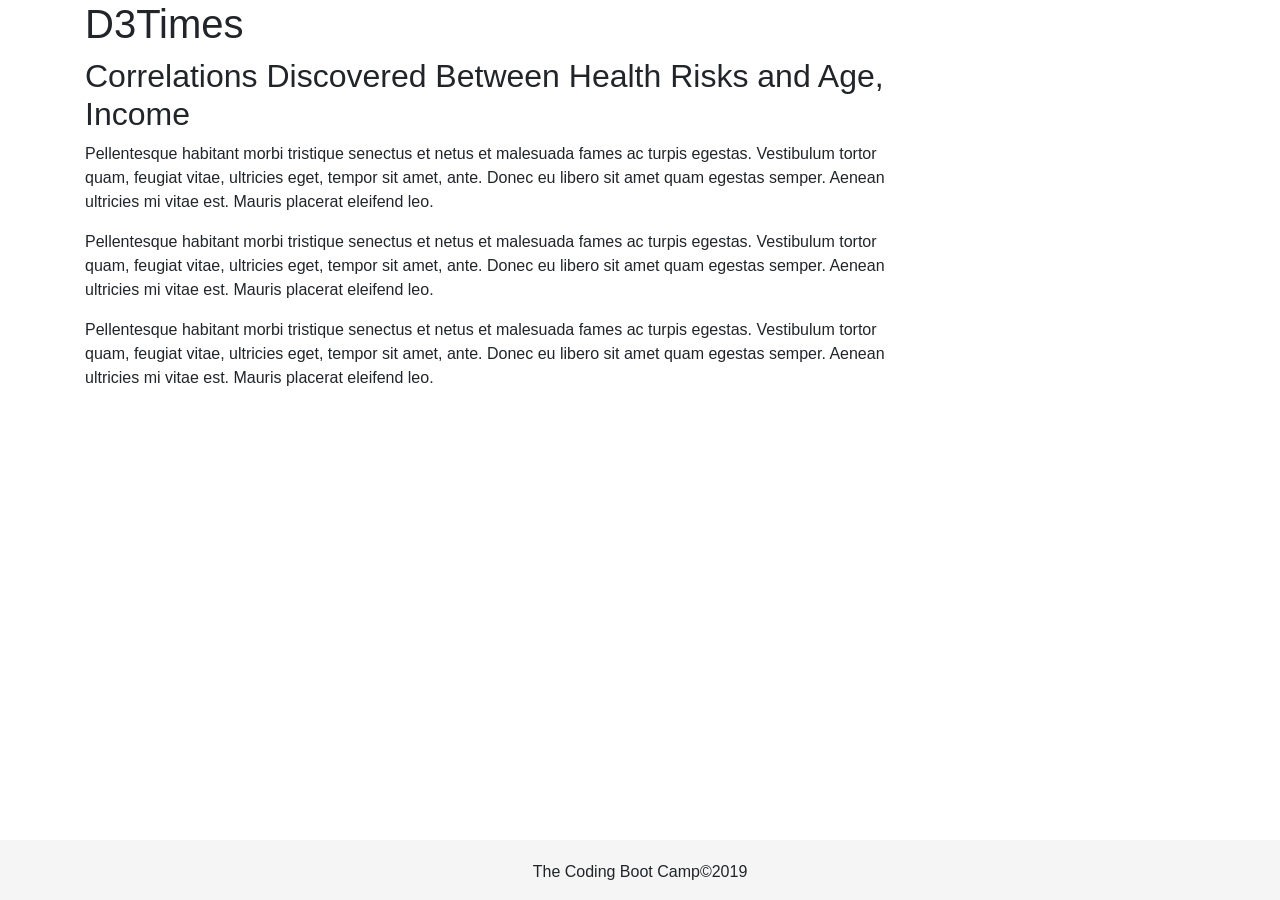
<file: D3-challenge/StarterCode/index.html>
<!DOCTYPE html>
<html lang="en">

<head>
  <meta charset="UTF-8">
  <title>D3Times</title>
  <link rel="stylesheet" href="https://stackpath.bootstrapcdn.com/bootstrap/4.1.3/css/bootstrap.min.css" integrity="sha384-MCw98/SFnGE8fJT3GXwEOngsV7Zt27NXFoaoApmYm81iuXoPkFOJwJ8ERdknLPMO" crossorigin="anonymous">
  <link rel="stylesheet" href="assets/css/style.css">
  <link rel="stylesheet" href="assets/css/d3Style.css">

  <script src="https://code.jquery.com/jquery-3.3.1.slim.min.js" integrity="sha384-q8i/X+965DzO0rT7abK41JStQIAqVgRVzpbzo5smXKp4YfRvH+8abtTE1Pi6jizo"
    crossorigin="anonymous"></script>
  <script src="https://cdnjs.cloudflare.com/ajax/libs/popper.js/1.14.3/umd/popper.min.js" integrity="sha384-ZMP7rVo3mIykV+2+9J3UJ46jBk0WLaUAdn689aCwoqbBJiSnjAK/l8WvCWPIPm49"
    crossorigin="anonymous"></script>
  <script src="https://stackpath.bootstrapcdn.com/bootstrap/4.1.3/js/bootstrap.min.js" integrity="sha384-ChfqqxuZUCnJSK3+MXmPNIyE6ZbWh2IMqE241rYiqJxyMiZ6OW/JmZQ5stwEULTy"
    crossorigin="anonymous"></script>





</head>

<body>
  <div class="container">
    <div class="row">
      <div class="col-xs-12 col-md-12">
        <h1>D3Times</h1>
      </div>
    </div>
    <div class="row">
      <div class="col-xs-12  col-md-9">
        <div id="scatter">
          <!-- We append our chart here. -->
        </div>
      </div>
    </div>
    <div class="row">
      <div class="col-xs-12  col-md-9">
        <div class="article">
          <h2>Correlations Discovered Between Health Risks and Age, Income</h2>
          <p>Pellentesque habitant morbi tristique senectus et netus et malesuada fames ac turpis egestas. Vestibulum tortor
            quam, feugiat vitae, ultricies eget, tempor sit amet, ante. Donec eu libero sit amet quam egestas semper. Aenean
            ultricies mi vitae est. Mauris placerat eleifend leo.</p>

          <p>Pellentesque habitant morbi tristique senectus et netus et malesuada fames ac turpis egestas. Vestibulum tortor
            quam, feugiat vitae, ultricies eget, tempor sit amet, ante. Donec eu libero sit amet quam egestas semper. Aenean
            ultricies mi vitae est. Mauris placerat eleifend leo.</p>

          <p>Pellentesque habitant morbi tristique senectus et netus et malesuada fames ac turpis egestas. Vestibulum tortor
            quam, feugiat vitae, ultricies eget, tempor sit amet, ante. Donec eu libero sit amet quam egestas semper. Aenean
            ultricies mi vitae est. Mauris placerat eleifend leo.</p>
        </div>
      </div>
    </div>
  </div>

  <!-- Footer-->
  <div id="footer">
    <p>The Coding Boot Camp&copy;2019</p>
  </div>
  <script src="https://code.jquery.com/jquery-3.3.1.slim.min.js" integrity="sha384-q8i/X+965DzO0rT7abK41JStQIAqVgRVzpbzo5smXKp4YfRvH+8abtTE1Pi6jizo" crossorigin="anonymous"></script>
  <script src="https://cdnjs.cloudflare.com/ajax/libs/popper.js/1.14.3/umd/popper.min.js" integrity="sha384-ZMP7rVo3mIykV+2+9J3UJ46jBk0WLaUAdn689aCwoqbBJiSnjAK/l8WvCWPIPm49" crossorigin="anonymous"></script>
  <script src="https://stackpath.bootstrapcdn.com/bootstrap/4.1.3/js/bootstrap.min.js" integrity="sha384-ChfqqxuZUCnJSK3+MXmPNIyE6ZbWh2IMqE241rYiqJxyMiZ6OW/JmZQ5stwEULTy" crossorigin="anonymous"></script>
  <script src="https://d3js.org/d3.v5.min.js"></script>
  <script type="text/javascript" src="assets/js/app.js"></script>

</body>

</html>
</file>
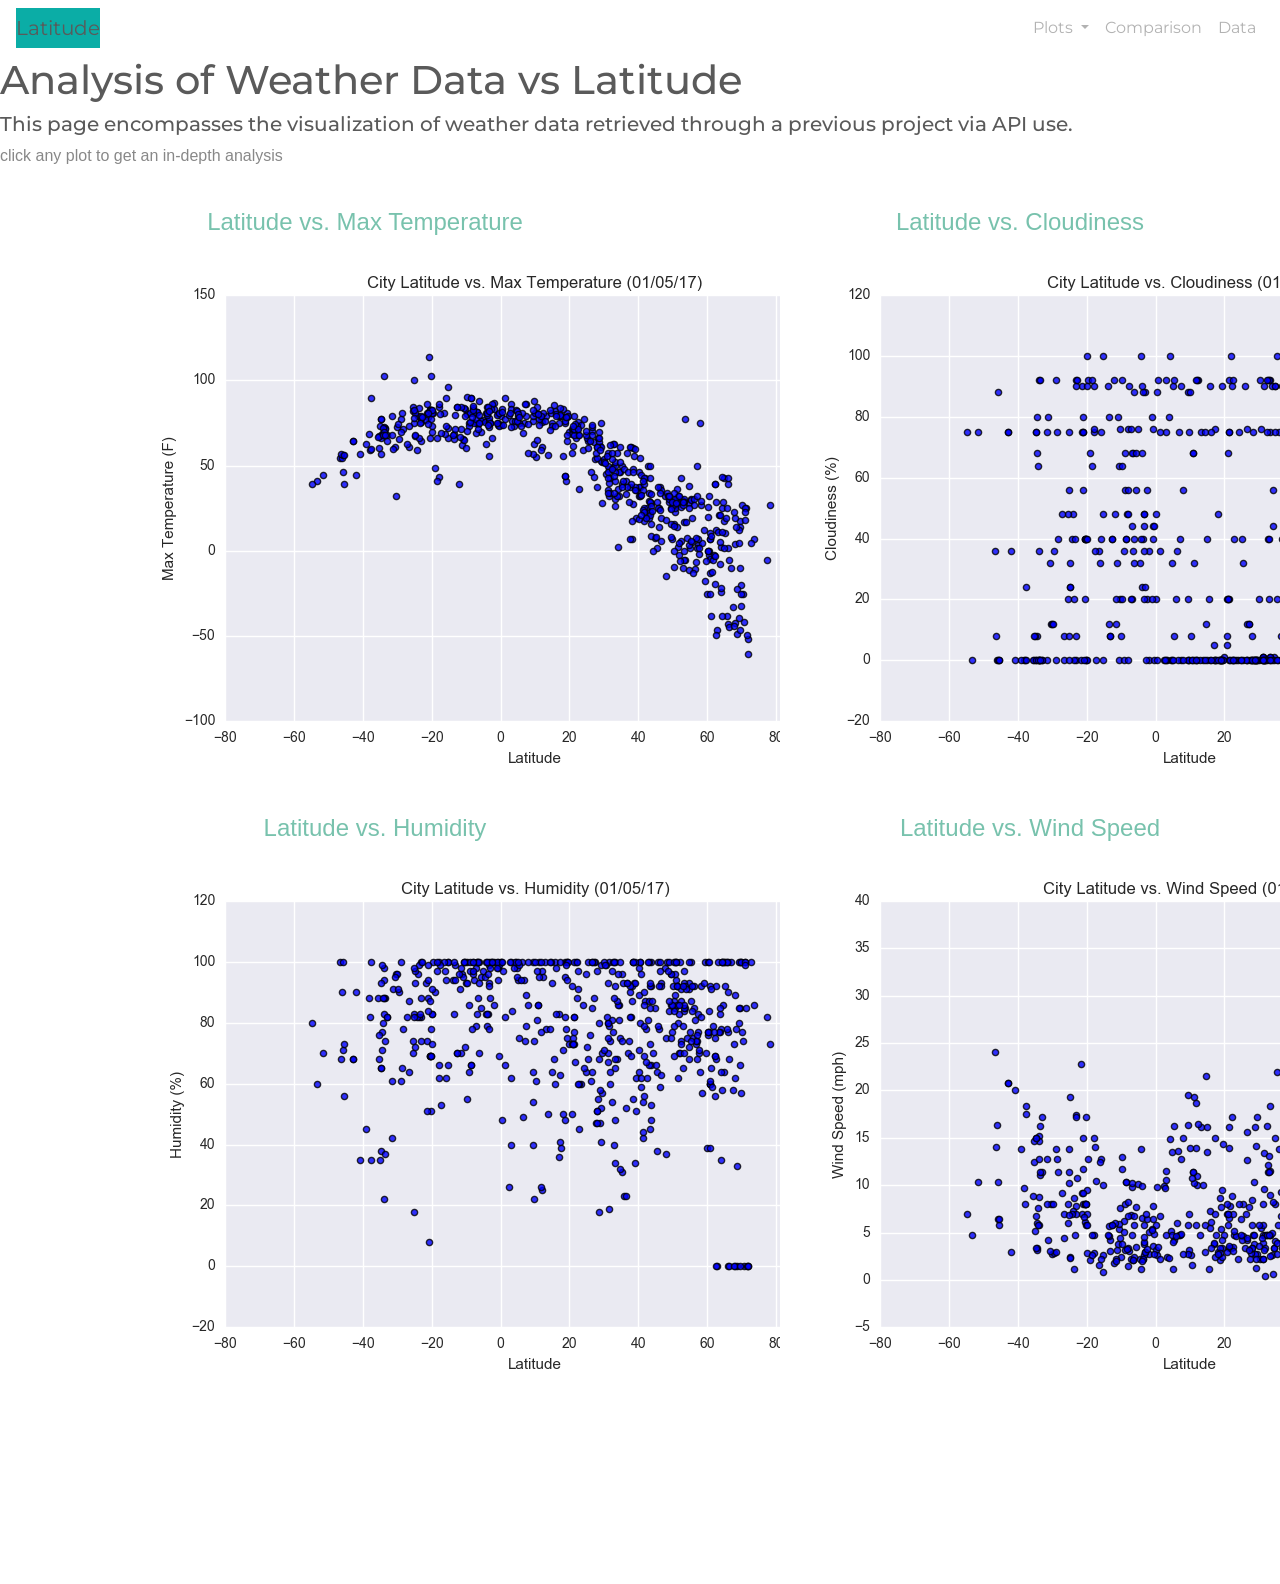
<file: Web-Design-HW/Web-Design-Challenge/analysis.html>
<!DOCTYPE html>
<html>

<head>
  <meta charset="utf-8" />
  <meta http-equiv="X-UA-Compatible" content="IE=edge">
  <title>Web Design HW</title>
  <meta name="viewport" content="width=device-width, initial-scale=1">

  <link rel="stylesheet" href="https://maxcdn.bootstrapcdn.com/bootstrap/4.0.0/css/bootstrap.min.css" integrity="sha384-Gn5384xqQ1aoWXA+058RXPxPg6fy4IWvTNh0E263XmFcJlSAwiGgFAW/dAiS6JXm"
    crossorigin="anonymous">

  <link rel="stylesheet" type="text/css" href="style.css">

</head>

<body>
  <div class="navigation">
    <nav class="navbar navbar-expand-lg navbar-light">
      <a class="navbar-brand" style="background-color: #0BADA6;" href="layout.html">Latitude</a>
      <button class="navbar-toggler border border-white" type="button" data-toggle="collapse" data-target="#navbarNavDropdown"
        aria-controls="navbarNavDropdown" aria-expanded="false" aria-label="Toggle navigation">
        <span class="navbar-toggler-icon"></span>
      </button>
      <div class="collapse navbar-collapse" id="navbarNavDropdown">
        <ul class="navbar-nav ml-auto">
          <li class="nav-item dropdown">
            <a class="nav-link dropdown-toggle" href="#" id="navbarDropdownMenuLink" data-toggle="dropdown"
              aria-haspopup="true" aria-expanded="false">
              Plots
            </a>
            <div class="dropdown-menu" aria-labelledby="navbarDropdownMenuLink">
              <a class="dropdown-item" href="temp.html">Max Temperature</a>
              <a class="dropdown-item" href="humidity.html">Humidity</a>
              <a class="dropdown-item" href="Cloudy.html">Cloudiness</a>
              <a class="dropdown-item" href="windy.html">Wind Speed</a>
            </div>
          </li>
          <li class="nav-item">
            <a class="nav-link" href="analysis.html">Comparison</a>
          </li>
          <li class="nav-item">
            <a class="nav-link" href="datadrame.html">Data</a>
          </li>

        </ul>
      </div>
    </nav>
  </div>


        <main class="comparison_container">
                <header>
                    <h1>Analysis of Weather Data vs Latitude</h1>
                    <h5>This page encompasses the visualization of weather data retrieved through a previous project via API use.</h5>
                </header>
                <p>click any plot to get an in-depth analysis</p>
            <div class="row">
                    <div class="col-sm-6 col-md-6">
                                
                            <a href="temp.html"><figure class="comparison_figure" style="margin:20px;margin-left: 20%">
                                <figcaption style="text-align: center;font-size: 150%">Latitude vs. Max Temperature</figcaption>
                                <img src="../Resources/assets/images/temp.png" alt="latitude_Max-Temperature" >
                            </figure></a>    
                    </div>


                     <div class="col-sm-6 col-md-6">
                           <a href="Temperature.html"><figure class="comparison_figure" style="margin:20px;margin-left: 20%">
                            <figcaption style="text-align: center;font-size: 150%">Latitude vs. Cloudiness</figcaption>
                           <img src="../Resources/assets/images/cloudy.png" alt="latitude_Cloudiness" >
                                  </figure></a>
                    </div>
            </div>
            <div class="row">
                    <div class="col-sm-6 col-md-6">
                           <a href="temp.html"><figure class="comparison_figure" style="margin-bottom:30%;margin-left: 20%">
                            <figcaption style="text-align: center;font-size: 150%">Latitude vs. Humidity</figcaption>
                           <img src="../Resources/assets/images/humid.png" alt="latitude_humidity" >
                                </figure></a>
                    </div>
                    <div class="col-sm-6 col-md-6">
                            <a href="temp.html"><figure class="comparison_figure" style="margin-bottom:30%;margin-left: 20%;">
                              <figcaption style="text-align: center;font-size: 150%">Latitude vs. Wind Speed</figcaption>
                                <img src="../Resources/assets/images/windy.png" alt="latitude_wind-speed" >
                             </figure></a>
                    </div>
            </div>
        </main>

                
        <script src="https://code.jquery.com/jquery-3.3.1.slim.min.js" integrity="sha384-q8i/X+965DzO0rT7abK41JStQIAqVgRVzpbzo5smXKp4YfRvH+8abtTE1Pi6jizo" crossorigin="anonymous"></script>
        <script src="https://cdnjs.cloudflare.com/ajax/libs/popper.js/1.14.3/umd/popper.min.js" integrity="sha384-ZMP7rVo3mIykV+2+9J3UJ46jBk0WLaUAdn689aCwoqbBJiSnjAK/l8WvCWPIPm49" crossorigin="anonymous"></script>
        <script src="https://stackpath.bootstrapcdn.com/bootstrap/4.1.3/js/bootstrap.min.js" integrity="sha384-ChfqqxuZUCnJSK3+MXmPNIyE6ZbWh2IMqE241rYiqJxyMiZ6OW/JmZQ5stwEULTy" crossorigin="anonymous"></script>
        
    </body>
                
 </html>
</file>
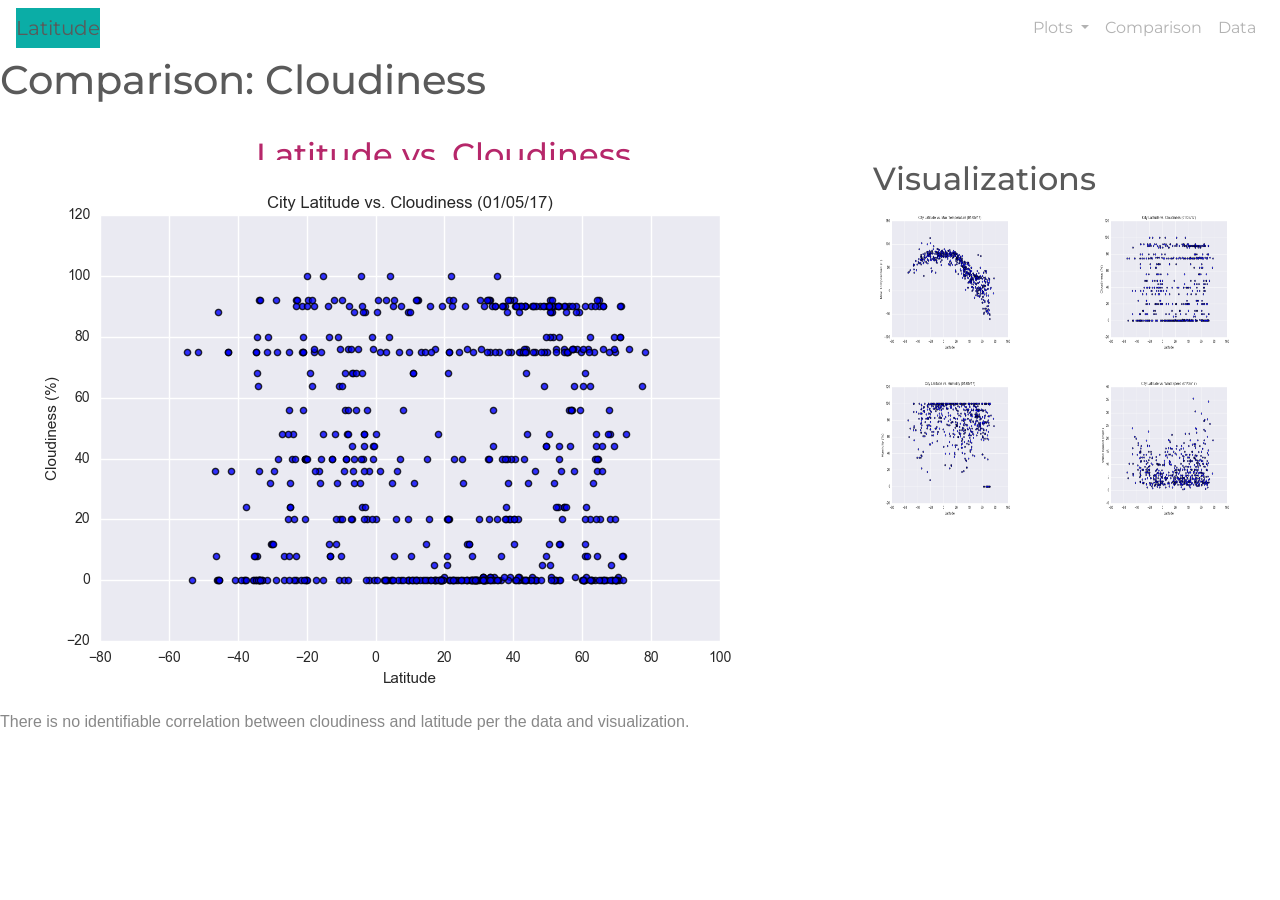
<file: Web-Design-HW/Web-Design-Challenge/Cloudy.html>
<!DOCTYPE html>
<html>

<head>
  <meta charset="utf-8" />
  <meta http-equiv="X-UA-Compatible" content="IE=edge">
  <title>Web Design HW</title>
  <meta name="viewport" content="width=device-width, initial-scale=1">

  <link rel="stylesheet" href="https://maxcdn.bootstrapcdn.com/bootstrap/4.0.0/css/bootstrap.min.css" integrity="sha384-Gn5384xqQ1aoWXA+058RXPxPg6fy4IWvTNh0E263XmFcJlSAwiGgFAW/dAiS6JXm"
    crossorigin="anonymous">

  <link rel="stylesheet" type="text/css" href="style.css">

</head>

<body>
  <div class="navigation">
    <nav class="navbar navbar-expand-lg navbar-light">
      <a class="navbar-brand" style="background-color: #0BADA6;" href="layout.html">Latitude</a>
      <button class="navbar-toggler border border-white" type="button" data-toggle="collapse" data-target="#navbarNavDropdown"
        aria-controls="navbarNavDropdown" aria-expanded="false" aria-label="Toggle navigation">
        <span class="navbar-toggler-icon"></span>
      </button>
      <div class="collapse navbar-collapse" id="navbarNavDropdown">
        <ul class="navbar-nav ml-auto">
          <li class="nav-item dropdown">
            <a class="nav-link dropdown-toggle" href="#" id="navbarDropdownMenuLink" data-toggle="dropdown"
              aria-haspopup="true" aria-expanded="false">
              Plots
            </a>
            <div class="dropdown-menu" aria-labelledby="navbarDropdownMenuLink">
              <a class="dropdown-item" href="temp.html">Max Temperature</a>
              <a class="dropdown-item" href="humidity.html">Humidity</a>
              <a class="dropdown-item" href="Cloudy.html">Cloudiness</a>
              <a class="dropdown-item" href="windy.html">Wind Speed</a>
            </div>
          </li>
          <li class="nav-item">
            <a class="nav-link" href="analysis.html">Comparison</a>
          </li>
          <li class="nav-item">
            <a class="nav-link" href="datadrame.html">Data</a>
          </li>

        </ul>
      </div>
    </nav>
  </div>

<header>
    <h1>Comparison: Cloudiness</h1>
</header>

<br>
<h2 style="position:absolute;left:20%;color:rgb(182, 39, 106)">Latitude vs. Cloudiness</h2>
<br>
<div class="Col_container">
    
    <div class="row">
        
      
      <div class="col-md-8">
       
            <figure class="figure">
                
                <img src="../Resources/assets/images/cloudy.png" alt="latitude_Cloudiness" style="width:100%;height:100%;">
                <figcaption>
                    There is no identifiable correlation between cloudiness and latitude per the data and visualization. 
                </figcaption>  
            </figure>
    

      </div>
          
      
      <div class="col-md-4">
          
            <main class="container2">
                <header>
                    <h2>Visualizations</h2>
                </header>
            
            <div class="row">
              <div class="col-xs-3 col-sm-3 col-md-6">
                  <figure id="main1_figure">
                      
                    <a href="./temp.html">
                      <img src="../Resources/assets/images/temp.png" alt="latitude_Max-Temperature" style="width:150px;height:150px;">
                    </a>
                    </figure>
        
              </div>
              <div class="col-xs-3 col-sm-3 col-md-6">
                  <figure id="main1_figure">
                     
                      <a href="./Cloudy.html">
                      <img   src="../Resources/assets/images/cloudy.png" alt="latitude_Cloudiness" style="width:150px;height:150px;">
                      </a>
                    </figure>
              </div>
            
                <div class="col-xs-3 col-sm-3 col-md-6">
                    <figure id="main1_figure">
                        
                        <a href="./humidity.html">
                        <img   src="../Resources/assets/images/humid.png" alt="latitude_humidity" style="width:150px;height:150px;">
                        </a>  
                    </figure>
                </div>
                <div class="col-xs-3 col-sm-3 col-md-6">
                    <figure id="main1_figure">
        
                        <a href="./windy.html">
                        <img  src="../Resources/assets/images/windy.png" alt="latitude_wind-speed" style="width:150px;height:150px;">
                        </a>  
                    </figure>
                </div>
              </div>
              </main>
       
        
      </div>
    </div>

        
        
        <br><br>


<script src="https://code.jquery.com/jquery-3.3.1.slim.min.js" integrity="sha384-q8i/X+965DzO0rT7abK41JStQIAqVgRVzpbzo5smXKp4YfRvH+8abtTE1Pi6jizo" crossorigin="anonymous"></script>
<script src="https://cdnjs.cloudflare.com/ajax/libs/popper.js/1.14.3/umd/popper.min.js" integrity="sha384-ZMP7rVo3mIykV+2+9J3UJ46jBk0WLaUAdn689aCwoqbBJiSnjAK/l8WvCWPIPm49" crossorigin="anonymous"></script>
<script src="https://stackpath.bootstrapcdn.com/bootstrap/4.1.3/js/bootstrap.min.js" integrity="sha384-ChfqqxuZUCnJSK3+MXmPNIyE6ZbWh2IMqE241rYiqJxyMiZ6OW/JmZQ5stwEULTy" crossorigin="anonymous"></script>

</body>

</html>
</file>
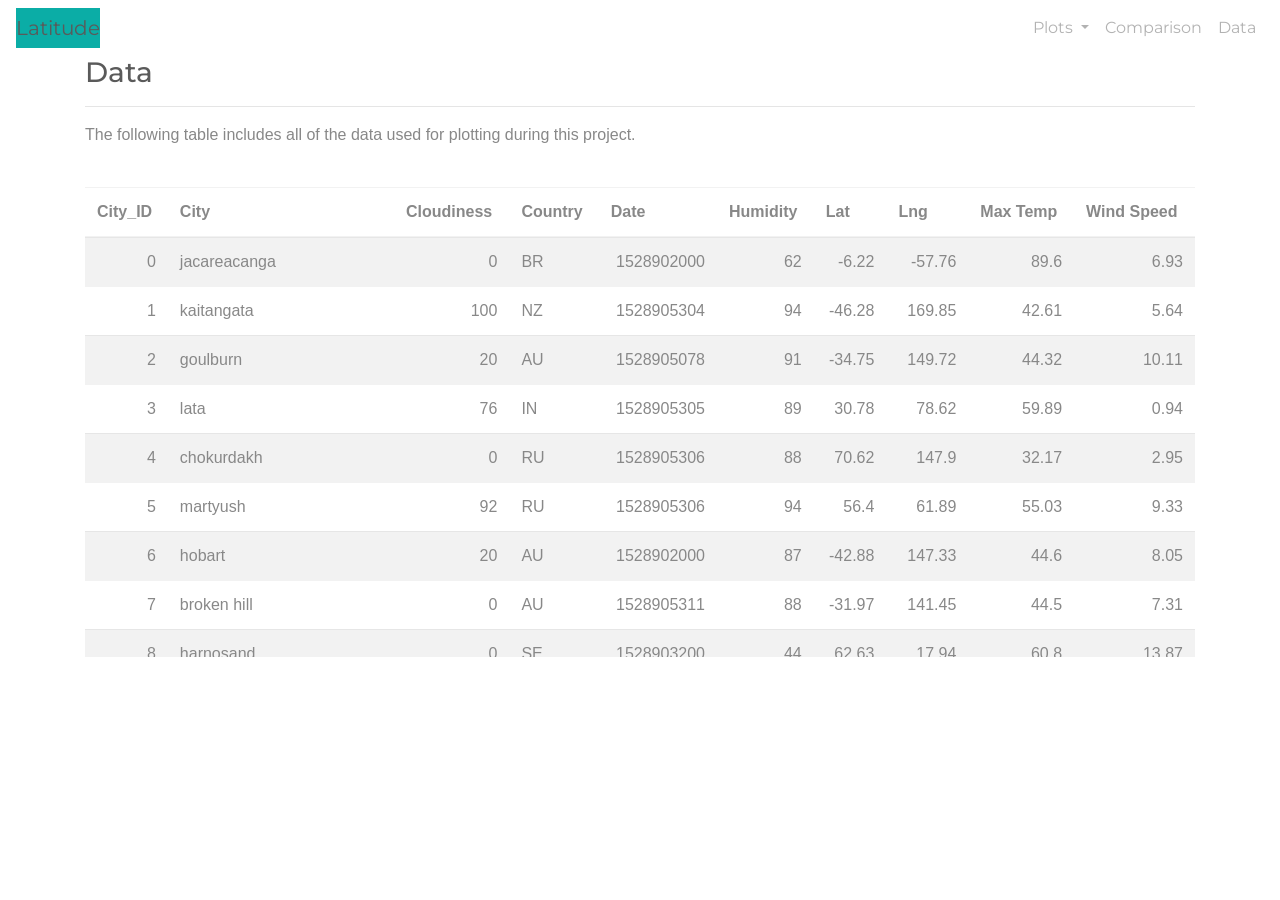
<file: Web-Design-HW/Web-Design-Challenge/datadrame.html>
<!DOCTYPE html>
<html>

<head>
  <meta charset="utf-8" />
  <meta http-equiv="X-UA-Compatible" content="IE=edge">
  <title>Web Design HW</title>
  <meta name="viewport" content="width=device-width, initial-scale=1">

  <link rel="stylesheet" href="https://maxcdn.bootstrapcdn.com/bootstrap/4.0.0/css/bootstrap.min.css" integrity="sha384-Gn5384xqQ1aoWXA+058RXPxPg6fy4IWvTNh0E263XmFcJlSAwiGgFAW/dAiS6JXm"
    crossorigin="anonymous">

  <link rel="stylesheet" type="text/css" href="style.css">

</head>

<body>
  <div class="navigation">
    <nav class="navbar navbar-expand-lg navbar-light">
      <a class="navbar-brand" style="background-color: #0BADA6;" href="layout.html">Latitude</a>
      <button class="navbar-toggler border border-white" type="button" data-toggle="collapse" data-target="#navbarNavDropdown"
        aria-controls="navbarNavDropdown" aria-expanded="false" aria-label="Toggle navigation">
        <span class="navbar-toggler-icon"></span>
      </button>
      <div class="collapse navbar-collapse" id="navbarNavDropdown">
        <ul class="navbar-nav ml-auto">
          <li class="nav-item dropdown">
            <a class="nav-link dropdown-toggle" href="#" id="navbarDropdownMenuLink" data-toggle="dropdown"
              aria-haspopup="true" aria-expanded="false">
              Plots
            </a>
            <div class="dropdown-menu" aria-labelledby="navbarDropdownMenuLink">
              <a class="dropdown-item" href="temp.html">Max Temperature</a>
              <a class="dropdown-item" href="humidity.html">Humidity</a>
              <a class="dropdown-item" href="Cloudy.html">Cloudiness</a>
              <a class="dropdown-item" href="windy.html">Wind Speed</a>
            </div>
          </li>
          <li class="nav-item">
            <a class="nav-link" href="analysis.html">Comparison</a>
          </li>
          <li class="nav-item">
            <a class="nav-link" href="datadrame.html">Data</a>
          </li>

        </ul>
      </div>
    </nav>
  </div>
  
  <div class="container">
    <div class="box">
      <h3 class="title">Data</h3>
      <hr>
      <p>The following table includes all of the data used for plotting during this project.</p>
      <br>
      <div class="table-responsive" style="overflow-x:auto; overflow-y:auto; max-height:470px; max-width: auto;">
        <table class="table table-striped">
          <thead>
            <tr>
              <th title="Field #1">City_ID</th>
              <th title="Field #2">City</th>
              <th title="Field #3">Cloudiness</th>
              <th title="Field #4">Country</th>
              <th title="Field #5">Date</th>
              <th title="Field #6">Humidity</th>
              <th title="Field #7">Lat</th>
              <th title="Field #8">Lng</th>
              <th title="Field #9">Max Temp</th>
              <th title="Field #10">Wind Speed</th>
            </tr>
          </thead>
          <tbody>
            <tr>
              <td align="right">0</td>
              <td>jacareacanga</td>
              <td align="right">0</td>
              <td>BR</td>
              <td align="right">1528902000</td>
              <td align="right">62</td>
              <td align="right">-6.22</td>
              <td align="right">-57.76</td>
              <td align="right">89.6</td>
              <td align="right">6.93</td>
            </tr>
            <tr>
              <td align="right">1</td>
              <td>kaitangata</td>
              <td align="right">100</td>
              <td>NZ</td>
              <td align="right">1528905304</td>
              <td align="right">94</td>
              <td align="right">-46.28</td>
              <td align="right">169.85</td>
              <td align="right">42.61</td>
              <td align="right">5.64</td>
            </tr>
            <tr>
              <td align="right">2</td>
              <td>goulburn</td>
              <td align="right">20</td>
              <td>AU</td>
              <td align="right">1528905078</td>
              <td align="right">91</td>
              <td align="right">-34.75</td>
              <td align="right">149.72</td>
              <td align="right">44.32</td>
              <td align="right">10.11</td>
            </tr>
            <tr>
              <td align="right">3</td>
              <td>lata</td>
              <td align="right">76</td>
              <td>IN</td>
              <td align="right">1528905305</td>
              <td align="right">89</td>
              <td align="right">30.78</td>
              <td align="right">78.62</td>
              <td align="right">59.89</td>
              <td align="right">0.94</td>
            </tr>
            <tr>
              <td align="right">4</td>
              <td>chokurdakh</td>
              <td align="right">0</td>
              <td>RU</td>
              <td align="right">1528905306</td>
              <td align="right">88</td>
              <td align="right">70.62</td>
              <td align="right">147.9</td>
              <td align="right">32.17</td>
              <td align="right">2.95</td>
            </tr>
            <tr>
              <td align="right">5</td>
              <td>martyush</td>
              <td align="right">92</td>
              <td>RU</td>
              <td align="right">1528905306</td>
              <td align="right">94</td>
              <td align="right">56.4</td>
              <td align="right">61.89</td>
              <td align="right">55.03</td>
              <td align="right">9.33</td>
            </tr>
            <tr>
              <td align="right">6</td>
              <td>hobart</td>
              <td align="right">20</td>
              <td>AU</td>
              <td align="right">1528902000</td>
              <td align="right">87</td>
              <td align="right">-42.88</td>
              <td align="right">147.33</td>
              <td align="right">44.6</td>
              <td align="right">8.05</td>
            </tr>
            <tr>
              <td align="right">7</td>
              <td>broken hill</td>
              <td align="right">0</td>
              <td>AU</td>
              <td align="right">1528905311</td>
              <td align="right">88</td>
              <td align="right">-31.97</td>
              <td align="right">141.45</td>
              <td align="right">44.5</td>
              <td align="right">7.31</td>
            </tr>
            <tr>
              <td align="right">8</td>
              <td>harnosand</td>
              <td align="right">0</td>
              <td>SE</td>
              <td align="right">1528903200</td>
              <td align="right">44</td>
              <td align="right">62.63</td>
              <td align="right">17.94</td>
              <td align="right">60.8</td>
              <td align="right">13.87</td>
            </tr>
            <tr>
              <td align="right">9</td>
              <td>tuatapere</td>
              <td align="right">0</td>
              <td>NZ</td>
              <td align="right">1528905312</td>
              <td align="right">100</td>
              <td align="right">-46.13</td>
              <td align="right">167.69</td>
              <td align="right">38.92</td>
              <td align="right">3.4</td>
            </tr>
            <tr>
              <td align="right">10</td>
              <td>puerto ayora</td>
              <td align="right">90</td>
              <td>EC</td>
              <td align="right">1528902000</td>
              <td align="right">69</td>
              <td align="right">-0.74</td>
              <td align="right">-90.35</td>
              <td align="right">77.0</td>
              <td align="right">13.87</td>
            </tr>
            <tr>
              <td align="right">11</td>
              <td>havre-saint-pierre</td>
              <td align="right">75</td>
              <td>CA</td>
              <td align="right">1528902000</td>
              <td align="right">58</td>
              <td align="right">50.23</td>
              <td align="right">-63.6</td>
              <td align="right">53.6</td>
              <td align="right">19.46</td>
            </tr>
            <tr>
              <td align="right">12</td>
              <td>punta arenas</td>
              <td align="right">0</td>
              <td>CL</td>
              <td align="right">1528902000</td>
              <td align="right">100</td>
              <td align="right">-53.16</td>
              <td align="right">-70.91</td>
              <td align="right">35.6</td>
              <td align="right">9.17</td>
            </tr>
            <tr>
              <td align="right">13</td>
              <td>tasiilaq</td>
              <td align="right">75</td>
              <td>GL</td>
              <td align="right">1528901400</td>
              <td align="right">60</td>
              <td align="right">65.61</td>
              <td align="right">-37.64</td>
              <td align="right">39.2</td>
              <td align="right">2.24</td>
            </tr>
            <tr>
              <td align="right">14</td>
              <td>chapais</td>
              <td align="right">40</td>
              <td>CA</td>
              <td align="right">1528902000</td>
              <td align="right">38</td>
              <td align="right">49.78</td>
              <td align="right">-74.86</td>
              <td align="right">59.0</td>
              <td align="right">10.29</td>
            </tr>
            <tr>
              <td align="right">15</td>
              <td>avarua</td>
              <td align="right">40</td>
              <td>CK</td>
              <td align="right">1528902000</td>
              <td align="right">56</td>
              <td align="right">-21.21</td>
              <td align="right">-159.78</td>
              <td align="right">73.4</td>
              <td align="right">10.29</td>
            </tr>
            <tr>
              <td align="right">16</td>
              <td>hofn</td>
              <td align="right">75</td>
              <td>IS</td>
              <td align="right">1528902000</td>
              <td align="right">87</td>
              <td align="right">64.25</td>
              <td align="right">-15.21</td>
              <td align="right">51.8</td>
              <td align="right">8.05</td>
            </tr>
            <tr>
              <td align="right">17</td>
              <td>yukamenskoye</td>
              <td align="right">92</td>
              <td>RU</td>
              <td align="right">1528905315</td>
              <td align="right">98</td>
              <td align="right">57.89</td>
              <td align="right">52.24</td>
              <td align="right">56.65</td>
              <td align="right">10.22</td>
            </tr>
            <tr>
              <td align="right">18</td>
              <td>khandbari</td>
              <td align="right">80</td>
              <td>NP</td>
              <td align="right">1528905315</td>
              <td align="right">67</td>
              <td align="right">27.38</td>
              <td align="right">87.21</td>
              <td align="right">44.59</td>
              <td align="right">1.39</td>
            </tr>
            <tr>
              <td align="right">19</td>
              <td>bethel</td>
              <td align="right">1</td>
              <td>US</td>
              <td align="right">1528901580</td>
              <td align="right">93</td>
              <td align="right">60.79</td>
              <td align="right">-161.76</td>
              <td align="right">44.6</td>
              <td align="right">8.05</td>
            </tr>
            <tr>
              <td align="right">20</td>
              <td>ushuaia</td>
              <td align="right">75</td>
              <td>AR</td>
              <td align="right">1528902000</td>
              <td align="right">64</td>
              <td align="right">-54.81</td>
              <td align="right">-68.31</td>
              <td align="right">41.0</td>
              <td align="right">3.36</td>
            </tr>
            <tr>
              <td align="right">21</td>
              <td>east london</td>
              <td align="right">0</td>
              <td>ZA</td>
              <td align="right">1528902000</td>
              <td align="right">37</td>
              <td align="right">-33.02</td>
              <td align="right">27.91</td>
              <td align="right">69.8</td>
              <td align="right">5.82</td>
            </tr>
            <tr>
              <td align="right">22</td>
              <td>bluff</td>
              <td align="right">76</td>
              <td>AU</td>
              <td align="right">1528905321</td>
              <td align="right">76</td>
              <td align="right">-23.58</td>
              <td align="right">149.07</td>
              <td align="right">61.96</td>
              <td align="right">4.74</td>
            </tr>
            <tr>
              <td align="right">23</td>
              <td>mount isa</td>
              <td align="right">75</td>
              <td>AU</td>
              <td align="right">1528902000</td>
              <td align="right">100</td>
              <td align="right">-20.73</td>
              <td align="right">139.49</td>
              <td align="right">64.4</td>
              <td align="right">3.29</td>
            </tr>
            <tr>
              <td align="right">24</td>
              <td>pevek</td>
              <td align="right">0</td>
              <td>RU</td>
              <td align="right">1528905321</td>
              <td align="right">71</td>
              <td align="right">69.7</td>
              <td align="right">170.27</td>
              <td align="right">36.94</td>
              <td align="right">6.98</td>
            </tr>
            <tr>
              <td align="right">25</td>
              <td>gao</td>
              <td align="right">24</td>
              <td>ML</td>
              <td align="right">1528905321</td>
              <td align="right">16</td>
              <td align="right">16.28</td>
              <td align="right">-0.04</td>
              <td align="right">110.02</td>
              <td align="right">4.97</td>
            </tr>
            <tr>
              <td align="right">26</td>
              <td>cabo san lucas</td>
              <td align="right">75</td>
              <td>MX</td>
              <td align="right">1528901160</td>
              <td align="right">74</td>
              <td align="right">22.89</td>
              <td align="right">-109.91</td>
              <td align="right">84.2</td>
              <td align="right">10.29</td>
            </tr>
            <tr>
              <td align="right">27</td>
              <td>sao filipe</td>
              <td align="right">0</td>
              <td>CV</td>
              <td align="right">1528905323</td>
              <td align="right">88</td>
              <td align="right">14.9</td>
              <td align="right">-24.5</td>
              <td align="right">75.73</td>
              <td align="right">13.02</td>
            </tr>
            <tr>
              <td align="right">28</td>
              <td>tiksi</td>
              <td align="right">44</td>
              <td>RU</td>
              <td align="right">1528905298</td>
              <td align="right">58</td>
              <td align="right">71.64</td>
              <td align="right">128.87</td>
              <td align="right">57.73</td>
              <td align="right">10.11</td>
            </tr>
            <tr>
              <td align="right">29</td>
              <td>busselton</td>
              <td align="right">92</td>
              <td>AU</td>
              <td align="right">1528905323</td>
              <td align="right">100</td>
              <td align="right">-33.64</td>
              <td align="right">115.35</td>
              <td align="right">60.43</td>
              <td align="right">10.56</td>
            </tr>
            <tr>
              <td align="right">30</td>
              <td>alofi</td>
              <td align="right">76</td>
              <td>NU</td>
              <td align="right">1528902000</td>
              <td align="right">88</td>
              <td align="right">-19.06</td>
              <td align="right">-169.92</td>
              <td align="right">71.6</td>
              <td align="right">3.36</td>
            </tr>
            <tr>
              <td align="right">31</td>
              <td>ola</td>
              <td align="right">75</td>
              <td>RU</td>
              <td align="right">1528902000</td>
              <td align="right">100</td>
              <td align="right">59.58</td>
              <td align="right">151.3</td>
              <td align="right">42.8</td>
              <td align="right">7.76</td>
            </tr>
            <tr>
              <td align="right">32</td>
              <td>atar</td>
              <td align="right">20</td>
              <td>MR</td>
              <td align="right">1528902000</td>
              <td align="right">19</td>
              <td align="right">20.52</td>
              <td align="right">-13.05</td>
              <td align="right">91.4</td>
              <td align="right">9.17</td>
            </tr>
            <tr>
              <td align="right">33</td>
              <td>rikitea</td>
              <td align="right">0</td>
              <td>PF</td>
              <td align="right">1528905325</td>
              <td align="right">100</td>
              <td align="right">-23.12</td>
              <td align="right">-134.97</td>
              <td align="right">73.57</td>
              <td align="right">8.66</td>
            </tr>
            <tr>
              <td align="right">34</td>
              <td>hermanus</td>
              <td align="right">0</td>
              <td>ZA</td>
              <td align="right">1528905325</td>
              <td align="right">24</td>
              <td align="right">-34.42</td>
              <td align="right">19.24</td>
              <td align="right">77.17</td>
              <td align="right">8.66</td>
            </tr>
            <tr>
              <td align="right">35</td>
              <td>ponta delgada</td>
              <td align="right">75</td>
              <td>PT</td>
              <td align="right">1528903800</td>
              <td align="right">88</td>
              <td align="right">37.73</td>
              <td align="right">-25.67</td>
              <td align="right">71.6</td>
              <td align="right">12.75</td>
            </tr>
            <tr>
              <td align="right">36</td>
              <td>bambari</td>
              <td align="right">24</td>
              <td>CF</td>
              <td align="right">1528905326</td>
              <td align="right">84</td>
              <td align="right">5.77</td>
              <td align="right">20.68</td>
              <td align="right">81.85</td>
              <td align="right">7.65</td>
            </tr>
            <tr>
              <td align="right">37</td>
              <td>cap malheureux</td>
              <td align="right">75</td>
              <td>MU</td>
              <td align="right">1528902000</td>
              <td align="right">69</td>
              <td align="right">-19.98</td>
              <td align="right">57.61</td>
              <td align="right">75.2</td>
              <td align="right">14.99</td>
            </tr>
            <tr>
              <td align="right">38</td>
              <td>puerto escondido</td>
              <td align="right">75</td>
              <td>MX</td>
              <td align="right">1528901100</td>
              <td align="right">65</td>
              <td align="right">15.86</td>
              <td align="right">-97.07</td>
              <td align="right">80.6</td>
              <td align="right">3.36</td>
            </tr>
            <tr>
              <td align="right">39</td>
              <td>qaanaaq</td>
              <td align="right">32</td>
              <td>GL</td>
              <td align="right">1528905330</td>
              <td align="right">100</td>
              <td align="right">77.48</td>
              <td align="right">-69.36</td>
              <td align="right">31.45</td>
              <td align="right">6.31</td>
            </tr>
            <tr>
              <td align="right">40</td>
              <td>new norfolk</td>
              <td align="right">20</td>
              <td>AU</td>
              <td align="right">1528902000</td>
              <td align="right">87</td>
              <td align="right">-42.78</td>
              <td align="right">147.06</td>
              <td align="right">44.6</td>
              <td align="right">8.05</td>
            </tr>
            <tr>
              <td align="right">41</td>
              <td>najran</td>
              <td align="right">40</td>
              <td>SA</td>
              <td align="right">1528902000</td>
              <td align="right">13</td>
              <td align="right">17.54</td>
              <td align="right">44.22</td>
              <td align="right">98.6</td>
              <td align="right">11.41</td>
            </tr>
            <tr>
              <td align="right">42</td>
              <td>isla mujeres</td>
              <td align="right">90</td>
              <td>MX</td>
              <td align="right">1528904340</td>
              <td align="right">100</td>
              <td align="right">21.23</td>
              <td align="right">-86.73</td>
              <td align="right">75.2</td>
              <td align="right">16.11</td>
            </tr>
            <tr>
              <td align="right">43</td>
              <td>mar del plata</td>
              <td align="right">0</td>
              <td>AR</td>
              <td align="right">1528905297</td>
              <td align="right">100</td>
              <td align="right">-46.43</td>
              <td align="right">-67.52</td>
              <td align="right">32.53</td>
              <td align="right">7.31</td>
            </tr>
            <tr>
              <td align="right">44</td>
              <td>provideniya</td>
              <td align="right">0</td>
              <td>RU</td>
              <td align="right">1528905332</td>
              <td align="right">91</td>
              <td align="right">64.42</td>
              <td align="right">-173.23</td>
              <td align="right">40.63</td>
              <td align="right">10.78</td>
            </tr>
            <tr>
              <td align="right">45</td>
              <td>jamestown</td>
              <td align="right">12</td>
              <td>AU</td>
              <td align="right">1528905333</td>
              <td align="right">88</td>
              <td align="right">-33.21</td>
              <td align="right">138.6</td>
              <td align="right">43.15</td>
              <td align="right">10.89</td>
            </tr>
            <tr>
              <td align="right">46</td>
              <td>medicine hat</td>
              <td align="right">20</td>
              <td>CA</td>
              <td align="right">1528902000</td>
              <td align="right">34</td>
              <td align="right">50.04</td>
              <td align="right">-110.68</td>
              <td align="right">66.2</td>
              <td align="right">14.99</td>
            </tr>
            <tr>
              <td align="right">47</td>
              <td>katsuura</td>
              <td align="right">8</td>
              <td>JP</td>
              <td align="right">1528905334</td>
              <td align="right">88</td>
              <td align="right">33.93</td>
              <td align="right">134.5</td>
              <td align="right">62.05</td>
              <td align="right">7.54</td>
            </tr>
            <tr>
              <td align="right">48</td>
              <td>aklavik</td>
              <td align="right">20</td>
              <td>CA</td>
              <td align="right">1528902000</td>
              <td align="right">53</td>
              <td align="right">68.22</td>
              <td align="right">-135.01</td>
              <td align="right">51.8</td>
              <td align="right">11.41</td>
            </tr>
            <tr>
              <td align="right">49</td>
              <td>tuktoyaktuk</td>
              <td align="right">20</td>
              <td>CA</td>
              <td align="right">1528902000</td>
              <td align="right">61</td>
              <td align="right">69.44</td>
              <td align="right">-133.03</td>
              <td align="right">46.4</td>
              <td align="right">6.93</td>
            </tr>
            <tr>
              <td align="right">50</td>
              <td>kapaa</td>
              <td align="right">90</td>
              <td>US</td>
              <td align="right">1528901760</td>
              <td align="right">88</td>
              <td align="right">22.08</td>
              <td align="right">-159.32</td>
              <td align="right">75.2</td>
              <td align="right">14.99</td>
            </tr>
            <tr>
              <td align="right">51</td>
              <td>mildura</td>
              <td align="right">0</td>
              <td>AU</td>
              <td align="right">1528905300</td>
              <td align="right">92</td>
              <td align="right">-34.18</td>
              <td align="right">142.16</td>
              <td align="right">45.67</td>
              <td align="right">9.66</td>
            </tr>
            <tr>
              <td align="right">52</td>
              <td>souillac</td>
              <td align="right">75</td>
              <td>FR</td>
              <td align="right">1528903800</td>
              <td align="right">49</td>
              <td align="right">45.6</td>
              <td align="right">-0.6</td>
              <td align="right">73.4</td>
              <td align="right">10.29</td>
            </tr>
            <tr>
              <td align="right">53</td>
              <td>lorengau</td>
              <td align="right">100</td>
              <td>PG</td>
              <td align="right">1528905336</td>
              <td align="right">100</td>
              <td align="right">-2.02</td>
              <td align="right">147.27</td>
              <td align="right">80.59</td>
              <td align="right">3.85</td>
            </tr>
            <tr>
              <td align="right">54</td>
              <td>praia</td>
              <td align="right">20</td>
              <td>BR</td>
              <td align="right">1528902000</td>
              <td align="right">47</td>
              <td align="right">-20.25</td>
              <td align="right">-43.81</td>
              <td align="right">82.4</td>
              <td align="right">3.36</td>
            </tr>
            <tr>
              <td align="right">55</td>
              <td>port alfred</td>
              <td align="right">0</td>
              <td>ZA</td>
              <td align="right">1528905338</td>
              <td align="right">50</td>
              <td align="right">-33.59</td>
              <td align="right">26.89</td>
              <td align="right">76.54</td>
              <td align="right">7.2</td>
            </tr>
            <tr>
              <td align="right">56</td>
              <td>barranca</td>
              <td align="right">0</td>
              <td>PE</td>
              <td align="right">1528905339</td>
              <td align="right">98</td>
              <td align="right">-10.75</td>
              <td align="right">-77.76</td>
              <td align="right">61.87</td>
              <td align="right">9.89</td>
            </tr>
            <tr>
              <td align="right">57</td>
              <td>nome</td>
              <td align="right">40</td>
              <td>US</td>
              <td align="right">1528902900</td>
              <td align="right">70</td>
              <td align="right">30.04</td>
              <td align="right">-94.42</td>
              <td align="right">87.8</td>
              <td align="right">3.36</td>
            </tr>
            <tr>
              <td align="right">58</td>
              <td>matay</td>
              <td align="right">0</td>
              <td>EG</td>
              <td align="right">1528905339</td>
              <td align="right">23</td>
              <td align="right">28.42</td>
              <td align="right">30.79</td>
              <td align="right">97.69</td>
              <td align="right">6.98</td>
            </tr>
            <tr>
              <td align="right">59</td>
              <td>saskylakh</td>
              <td align="right">48</td>
              <td>RU</td>
              <td align="right">1528905339</td>
              <td align="right">55</td>
              <td align="right">71.97</td>
              <td align="right">114.09</td>
              <td align="right">59.53</td>
              <td align="right">5.86</td>
            </tr>
            <tr>
              <td align="right">60</td>
              <td>itarema</td>
              <td align="right">0</td>
              <td>BR</td>
              <td align="right">1528905340</td>
              <td align="right">61</td>
              <td align="right">-2.92</td>
              <td align="right">-39.92</td>
              <td align="right">88.33</td>
              <td align="right">12.57</td>
            </tr>
            <tr>
              <td align="right">61</td>
              <td>butaritari</td>
              <td align="right">56</td>
              <td>KI</td>
              <td align="right">1528905340</td>
              <td align="right">100</td>
              <td align="right">3.07</td>
              <td align="right">172.79</td>
              <td align="right">81.13</td>
              <td align="right">7.31</td>
            </tr>
            <tr>
              <td align="right">62</td>
              <td>peniche</td>
              <td align="right">20</td>
              <td>PT</td>
              <td align="right">1528903800</td>
              <td align="right">64</td>
              <td align="right">39.36</td>
              <td align="right">-9.38</td>
              <td align="right">75.2</td>
              <td align="right">12.75</td>
            </tr>
            <tr>
              <td align="right">63</td>
              <td>beloha</td>
              <td align="right">0</td>
              <td>MG</td>
              <td align="right">1528905340</td>
              <td align="right">57</td>
              <td align="right">-25.17</td>
              <td align="right">45.06</td>
              <td align="right">71.95</td>
              <td align="right">16.37</td>
            </tr>
            <tr>
              <td align="right">64</td>
              <td>anadyr</td>
              <td align="right">0</td>
              <td>RU</td>
              <td align="right">1528902000</td>
              <td align="right">57</td>
              <td align="right">64.73</td>
              <td align="right">177.51</td>
              <td align="right">48.2</td>
              <td align="right">4.47</td>
            </tr>
            <tr>
              <td align="right">65</td>
              <td>luderitz</td>
              <td align="right">12</td>
              <td>NA</td>
              <td align="right">1528905342</td>
              <td align="right">64</td>
              <td align="right">-26.65</td>
              <td align="right">15.16</td>
              <td align="right">64.03</td>
              <td align="right">17.38</td>
            </tr>
            <tr>
              <td align="right">66</td>
              <td>rochester</td>
              <td align="right">1</td>
              <td>US</td>
              <td align="right">1528902960</td>
              <td align="right">37</td>
              <td align="right">44.02</td>
              <td align="right">-92.46</td>
              <td align="right">73.4</td>
              <td align="right">6.93</td>
            </tr>
            <tr>
              <td align="right">67</td>
              <td>bosaso</td>
              <td align="right">0</td>
              <td>SO</td>
              <td align="right">1528905347</td>
              <td align="right">86</td>
              <td align="right">11.28</td>
              <td align="right">49.18</td>
              <td align="right">89.77</td>
              <td align="right">3.96</td>
            </tr>
            <tr>
              <td align="right">68</td>
              <td>faanui</td>
              <td align="right">0</td>
              <td>PF</td>
              <td align="right">1528905347</td>
              <td align="right">100</td>
              <td align="right">-16.48</td>
              <td align="right">-151.75</td>
              <td align="right">79.96</td>
              <td align="right">11.79</td>
            </tr>
            <tr>
              <td align="right">69</td>
              <td>grindavik</td>
              <td align="right">75</td>
              <td>IS</td>
              <td align="right">1528902000</td>
              <td align="right">70</td>
              <td align="right">63.84</td>
              <td align="right">-22.43</td>
              <td align="right">48.2</td>
              <td align="right">5.82</td>
            </tr>
            <tr>
              <td align="right">70</td>
              <td>margate</td>
              <td align="right">20</td>
              <td>AU</td>
              <td align="right">1528902000</td>
              <td align="right">87</td>
              <td align="right">-43.03</td>
              <td align="right">147.26</td>
              <td align="right">44.6</td>
              <td align="right">8.05</td>
            </tr>
            <tr>
              <td align="right">71</td>
              <td>marsh harbour</td>
              <td align="right">88</td>
              <td>BS</td>
              <td align="right">1528905349</td>
              <td align="right">95</td>
              <td align="right">26.54</td>
              <td align="right">-77.06</td>
              <td align="right">82.39</td>
              <td align="right">10.0</td>
            </tr>
            <tr>
              <td align="right">72</td>
              <td>comodoro rivadavia</td>
              <td align="right">40</td>
              <td>AR</td>
              <td align="right">1528902000</td>
              <td align="right">60</td>
              <td align="right">-45.87</td>
              <td align="right">-67.48</td>
              <td align="right">42.8</td>
              <td align="right">9.17</td>
            </tr>
            <tr>
              <td align="right">73</td>
              <td>upernavik</td>
              <td align="right">92</td>
              <td>GL</td>
              <td align="right">1528905350</td>
              <td align="right">100</td>
              <td align="right">72.79</td>
              <td align="right">-56.15</td>
              <td align="right">29.29</td>
              <td align="right">3.74</td>
            </tr>
            <tr>
              <td align="right">74</td>
              <td>uige</td>
              <td align="right">0</td>
              <td>AO</td>
              <td align="right">1528905350</td>
              <td align="right">29</td>
              <td align="right">-7.61</td>
              <td align="right">15.06</td>
              <td align="right">86.8</td>
              <td align="right">3.18</td>
            </tr>
            <tr>
              <td align="right">75</td>
              <td>bredasdorp</td>
              <td align="right">0</td>
              <td>ZA</td>
              <td align="right">1528902000</td>
              <td align="right">23</td>
              <td align="right">-34.53</td>
              <td align="right">20.04</td>
              <td align="right">82.4</td>
              <td align="right">5.82</td>
            </tr>
            <tr>
              <td align="right">76</td>
              <td>bodden town</td>
              <td align="right">40</td>
              <td>KY</td>
              <td align="right">1528902000</td>
              <td align="right">78</td>
              <td align="right">19.28</td>
              <td align="right">-81.25</td>
              <td align="right">80.6</td>
              <td align="right">16.11</td>
            </tr>
            <tr>
              <td align="right">77</td>
              <td>guerrero negro</td>
              <td align="right">44</td>
              <td>MX</td>
              <td align="right">1528905350</td>
              <td align="right">88</td>
              <td align="right">27.97</td>
              <td align="right">-114.04</td>
              <td align="right">63.85</td>
              <td align="right">3.74</td>
            </tr>
            <tr>
              <td align="right">78</td>
              <td>bilma</td>
              <td align="right">0</td>
              <td>NE</td>
              <td align="right">1528905351</td>
              <td align="right">12</td>
              <td align="right">18.69</td>
              <td align="right">12.92</td>
              <td align="right">110.47</td>
              <td align="right">4.63</td>
            </tr>
            <tr>
              <td align="right">79</td>
              <td>carnarvon</td>
              <td align="right">0</td>
              <td>ZA</td>
              <td align="right">1528905351</td>
              <td align="right">30</td>
              <td align="right">-30.97</td>
              <td align="right">22.13</td>
              <td align="right">60.43</td>
              <td align="right">14.25</td>
            </tr>
            <tr>
              <td align="right">80</td>
              <td>ponta do sol</td>
              <td align="right">12</td>
              <td>BR</td>
              <td align="right">1528905352</td>
              <td align="right">72</td>
              <td align="right">-20.63</td>
              <td align="right">-46.0</td>
              <td align="right">78.25</td>
              <td align="right">3.96</td>
            </tr>
            <tr>
              <td align="right">81</td>
              <td>vila franca do campo</td>
              <td align="right">75</td>
              <td>PT</td>
              <td align="right">1528903800</td>
              <td align="right">88</td>
              <td align="right">37.72</td>
              <td align="right">-25.43</td>
              <td align="right">71.6</td>
              <td align="right">12.75</td>
            </tr>
            <tr>
              <td align="right">82</td>
              <td>puerto del rosario</td>
              <td align="right">20</td>
              <td>ES</td>
              <td align="right">1528903800</td>
              <td align="right">60</td>
              <td align="right">28.5</td>
              <td align="right">-13.86</td>
              <td align="right">73.4</td>
              <td align="right">17.22</td>
            </tr>
            <tr>
              <td align="right">83</td>
              <td>sitka</td>
              <td align="right">20</td>
              <td>US</td>
              <td align="right">1528905353</td>
              <td align="right">92</td>
              <td align="right">37.17</td>
              <td align="right">-99.65</td>
              <td align="right">74.02</td>
              <td align="right">5.97</td>
            </tr>
            <tr>
              <td align="right">84</td>
              <td>camacha</td>
              <td align="right">75</td>
              <td>PT</td>
              <td align="right">1528903800</td>
              <td align="right">72</td>
              <td align="right">33.08</td>
              <td align="right">-16.33</td>
              <td align="right">68.0</td>
              <td align="right">16.11</td>
            </tr>
            <tr>
              <td align="right">85</td>
              <td>saint-philippe</td>
              <td align="right">1</td>
              <td>CA</td>
              <td align="right">1528902900</td>
              <td align="right">54</td>
              <td align="right">45.36</td>
              <td align="right">-73.48</td>
              <td align="right">78.8</td>
              <td align="right">11.41</td>
            </tr>
            <tr>
              <td align="right">86</td>
              <td>port blair</td>
              <td align="right">92</td>
              <td>IN</td>
              <td align="right">1528905357</td>
              <td align="right">97</td>
              <td align="right">11.67</td>
              <td align="right">92.75</td>
              <td align="right">84.37</td>
              <td align="right">25.1</td>
            </tr>
            <tr>
              <td align="right">87</td>
              <td>albany</td>
              <td align="right">90</td>
              <td>US</td>
              <td align="right">1528903860</td>
              <td align="right">68</td>
              <td align="right">42.65</td>
              <td align="right">-73.75</td>
              <td align="right">69.8</td>
              <td align="right">3.36</td>
            </tr>
            <tr>
              <td align="right">88</td>
              <td>barrow</td>
              <td align="right">88</td>
              <td>AR</td>
              <td align="right">1528905182</td>
              <td align="right">72</td>
              <td align="right">-38.31</td>
              <td align="right">-60.23</td>
              <td align="right">50.26</td>
              <td align="right">8.21</td>
            </tr>
            <tr>
              <td align="right">89</td>
              <td>qorveh</td>
              <td align="right">92</td>
              <td>IR</td>
              <td align="right">1528905357</td>
              <td align="right">22</td>
              <td align="right">35.17</td>
              <td align="right">47.8</td>
              <td align="right">76.72</td>
              <td align="right">3.18</td>
            </tr>
            <tr>
              <td align="right">90</td>
              <td>san jeronimo</td>
              <td align="right">90</td>
              <td>PE</td>
              <td align="right">1528902000</td>
              <td align="right">81</td>
              <td align="right">-13.65</td>
              <td align="right">-73.37</td>
              <td align="right">46.4</td>
              <td align="right">2.39</td>
            </tr>
            <tr>
              <td align="right">91</td>
              <td>mataura</td>
              <td align="right">24</td>
              <td>NZ</td>
              <td align="right">1528905299</td>
              <td align="right">79</td>
              <td align="right">-46.19</td>
              <td align="right">168.86</td>
              <td align="right">25.69</td>
              <td align="right">3.18</td>
            </tr>
            <tr>
              <td align="right">92</td>
              <td>buala</td>
              <td align="right">64</td>
              <td>SB</td>
              <td align="right">1528905359</td>
              <td align="right">100</td>
              <td align="right">-8.15</td>
              <td align="right">159.59</td>
              <td align="right">78.7</td>
              <td align="right">4.18</td>
            </tr>
            <tr>
              <td align="right">93</td>
              <td>eyl</td>
              <td align="right">20</td>
              <td>SO</td>
              <td align="right">1528905359</td>
              <td align="right">57</td>
              <td align="right">7.98</td>
              <td align="right">49.82</td>
              <td align="right">86.62</td>
              <td align="right">22.41</td>
            </tr>
            <tr>
              <td align="right">94</td>
              <td>abu dhabi</td>
              <td align="right">0</td>
              <td>AE</td>
              <td align="right">1528902000</td>
              <td align="right">29</td>
              <td align="right">24.47</td>
              <td align="right">54.37</td>
              <td align="right">98.6</td>
              <td align="right">16.11</td>
            </tr>
            <tr>
              <td align="right">95</td>
              <td>tahe</td>
              <td align="right">92</td>
              <td>CN</td>
              <td align="right">1528905359</td>
              <td align="right">98</td>
              <td align="right">52.34</td>
              <td align="right">124.71</td>
              <td align="right">51.43</td>
              <td align="right">2.17</td>
            </tr>
            <tr>
              <td align="right">96</td>
              <td>chuy</td>
              <td align="right">80</td>
              <td>UY</td>
              <td align="right">1528905099</td>
              <td align="right">93</td>
              <td align="right">-33.69</td>
              <td align="right">-53.46</td>
              <td align="right">52.87</td>
              <td align="right">28.9</td>
            </tr>
            <tr>
              <td align="right">97</td>
              <td>dzerzhinskoye</td>
              <td align="right">8</td>
              <td>RU</td>
              <td align="right">1528905360</td>
              <td align="right">69</td>
              <td align="right">56.84</td>
              <td align="right">95.22</td>
              <td align="right">65.11</td>
              <td align="right">3.85</td>
            </tr>
            <tr>
              <td align="right">98</td>
              <td>vanavara</td>
              <td align="right">0</td>
              <td>RU</td>
              <td align="right">1528905360</td>
              <td align="right">50</td>
              <td align="right">60.35</td>
              <td align="right">102.28</td>
              <td align="right">64.21</td>
              <td align="right">5.64</td>
            </tr>
            <tr>
              <td align="right">99</td>
              <td>muros</td>
              <td align="right">40</td>
              <td>ES</td>
              <td align="right">1528903800</td>
              <td align="right">72</td>
              <td align="right">42.77</td>
              <td align="right">-9.06</td>
              <td align="right">66.2</td>
              <td align="right">10.29</td>
            </tr>
            <tr>
              <td align="right">100</td>
              <td>auchel</td>
              <td align="right">0</td>
              <td>FR</td>
              <td align="right">1528903800</td>
              <td align="right">49</td>
              <td align="right">50.51</td>
              <td align="right">2.47</td>
              <td align="right">68.0</td>
              <td align="right">3.36</td>
            </tr>
            <tr>
              <td align="right">101</td>
              <td>bubaque</td>
              <td align="right">40</td>
              <td>GW</td>
              <td align="right">1528902000</td>
              <td align="right">55</td>
              <td align="right">11.28</td>
              <td align="right">-15.83</td>
              <td align="right">91.4</td>
              <td align="right">11.41</td>
            </tr>
            <tr>
              <td align="right">102</td>
              <td>khatanga</td>
              <td align="right">8</td>
              <td>RU</td>
              <td align="right">1528905361</td>
              <td align="right">65</td>
              <td align="right">71.98</td>
              <td align="right">102.47</td>
              <td align="right">60.97</td>
              <td align="right">4.63</td>
            </tr>
            <tr>
              <td align="right">103</td>
              <td>los banos</td>
              <td align="right">1</td>
              <td>US</td>
              <td align="right">1528904100</td>
              <td align="right">67</td>
              <td align="right">37.06</td>
              <td align="right">-120.85</td>
              <td align="right">75.2</td>
              <td align="right">4.74</td>
            </tr>
            <tr>
              <td align="right">104</td>
              <td>labuhan</td>
              <td align="right">12</td>
              <td>ID</td>
              <td align="right">1528905361</td>
              <td align="right">95</td>
              <td align="right">-2.54</td>
              <td align="right">115.51</td>
              <td align="right">72.94</td>
              <td align="right">1.83</td>
            </tr>
            <tr>
              <td align="right">105</td>
              <td>saint-paul</td>
              <td align="right">75</td>
              <td>FR</td>
              <td align="right">1528903800</td>
              <td align="right">56</td>
              <td align="right">45.22</td>
              <td align="right">1.9</td>
              <td align="right">68.0</td>
              <td align="right">14.99</td>
            </tr>
            <tr>
              <td align="right">106</td>
              <td>petatlan</td>
              <td align="right">90</td>
              <td>MX</td>
              <td align="right">1528901220</td>
              <td align="right">74</td>
              <td align="right">17.52</td>
              <td align="right">-101.27</td>
              <td align="right">84.2</td>
              <td align="right">1.83</td>
            </tr>
            <tr>
              <td align="right">107</td>
              <td>baykit</td>
              <td align="right">36</td>
              <td>RU</td>
              <td align="right">1528905366</td>
              <td align="right">68</td>
              <td align="right">61.68</td>
              <td align="right">96.39</td>
              <td align="right">63.94</td>
              <td align="right">4.29</td>
            </tr>
            <tr>
              <td align="right">108</td>
              <td>dalby</td>
              <td align="right">75</td>
              <td>AU</td>
              <td align="right">1528902000</td>
              <td align="right">93</td>
              <td align="right">-27.18</td>
              <td align="right">151.26</td>
              <td align="right">53.6</td>
              <td align="right">2.24</td>
            </tr>
            <tr>
              <td align="right">109</td>
              <td>yellowknife</td>
              <td align="right">90</td>
              <td>CA</td>
              <td align="right">1528902540</td>
              <td align="right">93</td>
              <td align="right">62.45</td>
              <td align="right">-114.38</td>
              <td align="right">46.4</td>
              <td align="right">8.05</td>
            </tr>
            <tr>
              <td align="right">110</td>
              <td>hilo</td>
              <td align="right">75</td>
              <td>US</td>
              <td align="right">1528901580</td>
              <td align="right">88</td>
              <td align="right">19.71</td>
              <td align="right">-155.08</td>
              <td align="right">66.2</td>
              <td align="right">5.82</td>
            </tr>
            <tr>
              <td align="right">111</td>
              <td>turukhansk</td>
              <td align="right">36</td>
              <td>RU</td>
              <td align="right">1528905297</td>
              <td align="right">76</td>
              <td align="right">65.8</td>
              <td align="right">87.96</td>
              <td align="right">66.37</td>
              <td align="right">6.42</td>
            </tr>
            <tr>
              <td align="right">112</td>
              <td>dingle</td>
              <td align="right">68</td>
              <td>PH</td>
              <td align="right">1528905368</td>
              <td align="right">82</td>
              <td align="right">11.0</td>
              <td align="right">122.67</td>
              <td align="right">79.96</td>
              <td align="right">8.21</td>
            </tr>
            <tr>
              <td align="right">113</td>
              <td>dillon</td>
              <td align="right">1</td>
              <td>US</td>
              <td align="right">1528901580</td>
              <td align="right">44</td>
              <td align="right">45.22</td>
              <td align="right">-112.64</td>
              <td align="right">57.2</td>
              <td align="right">5.82</td>
            </tr>
            <tr>
              <td align="right">114</td>
              <td>labytnangi</td>
              <td align="right">64</td>
              <td>RU</td>
              <td align="right">1528905370</td>
              <td align="right">75</td>
              <td align="right">66.66</td>
              <td align="right">66.39</td>
              <td align="right">47.11</td>
              <td align="right">17.49</td>
            </tr>
            <tr>
              <td align="right">115</td>
              <td>gigmoto</td>
              <td align="right">36</td>
              <td>PH</td>
              <td align="right">1528905370</td>
              <td align="right">98</td>
              <td align="right">13.78</td>
              <td align="right">124.39</td>
              <td align="right">83.56</td>
              <td align="right">17.6</td>
            </tr>
            <tr>
              <td align="right">116</td>
              <td>nouakchott</td>
              <td align="right">68</td>
              <td>MR</td>
              <td align="right">1528905371</td>
              <td align="right">76</td>
              <td align="right">18.08</td>
              <td align="right">-15.98</td>
              <td align="right">76.72</td>
              <td align="right">1.39</td>
            </tr>
            <tr>
              <td align="right">117</td>
              <td>rumoi</td>
              <td align="right">92</td>
              <td>JP</td>
              <td align="right">1528905371</td>
              <td align="right">100</td>
              <td align="right">43.93</td>
              <td align="right">141.67</td>
              <td align="right">44.41</td>
              <td align="right">8.1</td>
            </tr>
            <tr>
              <td align="right">118</td>
              <td>dikson</td>
              <td align="right">32</td>
              <td>RU</td>
              <td align="right">1528905373</td>
              <td align="right">100</td>
              <td align="right">73.51</td>
              <td align="right">80.55</td>
              <td align="right">31.09</td>
              <td align="right">13.13</td>
            </tr>
            <tr>
              <td align="right">119</td>
              <td>chinsali</td>
              <td align="right">0</td>
              <td>ZM</td>
              <td align="right">1528905377</td>
              <td align="right">36</td>
              <td align="right">-10.55</td>
              <td align="right">32.07</td>
              <td align="right">73.39</td>
              <td align="right">9.22</td>
            </tr>
            <tr>
              <td align="right">120</td>
              <td>georgetown</td>
              <td align="right">75</td>
              <td>GY</td>
              <td align="right">1528902000</td>
              <td align="right">78</td>
              <td align="right">6.8</td>
              <td align="right">-58.16</td>
              <td align="right">82.4</td>
              <td align="right">9.17</td>
            </tr>
            <tr>
              <td align="right">121</td>
              <td>tooele</td>
              <td align="right">1</td>
              <td>US</td>
              <td align="right">1528902900</td>
              <td align="right">35</td>
              <td align="right">40.53</td>
              <td align="right">-112.3</td>
              <td align="right">73.4</td>
              <td align="right">9.17</td>
            </tr>
            <tr>
              <td align="right">122</td>
              <td>nikolskoye</td>
              <td align="right">40</td>
              <td>RU</td>
              <td align="right">1528902000</td>
              <td align="right">41</td>
              <td align="right">59.7</td>
              <td align="right">30.79</td>
              <td align="right">60.8</td>
              <td align="right">4.47</td>
            </tr>
            <tr>
              <td align="right">123</td>
              <td>bodo</td>
              <td align="right">80</td>
              <td>CI</td>
              <td align="right">1528905379</td>
              <td align="right">66</td>
              <td align="right">5.91</td>
              <td align="right">-4.68</td>
              <td align="right">87.7</td>
              <td align="right">8.21</td>
            </tr>
            <tr>
              <td align="right">124</td>
              <td>minador do negrao</td>
              <td align="right">32</td>
              <td>BR</td>
              <td align="right">1528905379</td>
              <td align="right">80</td>
              <td align="right">-9.31</td>
              <td align="right">-36.86</td>
              <td align="right">76.81</td>
              <td align="right">13.24</td>
            </tr>
            <tr>
              <td align="right">125</td>
              <td>sambava</td>
              <td align="right">88</td>
              <td>MG</td>
              <td align="right">1528905379</td>
              <td align="right">100</td>
              <td align="right">-14.27</td>
              <td align="right">50.17</td>
              <td align="right">77.35</td>
              <td align="right">19.73</td>
            </tr>
            <tr>
              <td align="right">126</td>
              <td>yerbogachen</td>
              <td align="right">0</td>
              <td>RU</td>
              <td align="right">1528905380</td>
              <td align="right">44</td>
              <td align="right">61.28</td>
              <td align="right">108.01</td>
              <td align="right">64.93</td>
              <td align="right">7.43</td>
            </tr>
            <tr>
              <td align="right">127</td>
              <td>kahului</td>
              <td align="right">1</td>
              <td>US</td>
              <td align="right">1528901760</td>
              <td align="right">93</td>
              <td align="right">20.89</td>
              <td align="right">-156.47</td>
              <td align="right">66.2</td>
              <td align="right">3.36</td>
            </tr>
            <tr>
              <td align="right">128</td>
              <td>clyde river</td>
              <td align="right">75</td>
              <td>CA</td>
              <td align="right">1528902660</td>
              <td align="right">100</td>
              <td align="right">70.47</td>
              <td align="right">-68.59</td>
              <td align="right">35.6</td>
              <td align="right">21.92</td>
            </tr>
            <tr>
              <td align="right">129</td>
              <td>ancud</td>
              <td align="right">20</td>
              <td>CL</td>
              <td align="right">1528905381</td>
              <td align="right">90</td>
              <td align="right">-41.87</td>
              <td align="right">-73.83</td>
              <td align="right">39.1</td>
              <td align="right">2.73</td>
            </tr>
            <tr>
              <td align="right">130</td>
              <td>beringovskiy</td>
              <td align="right">0</td>
              <td>RU</td>
              <td align="right">1528905381</td>
              <td align="right">88</td>
              <td align="right">63.05</td>
              <td align="right">179.32</td>
              <td align="right">39.37</td>
              <td align="right">3.4</td>
            </tr>
            <tr>
              <td align="right">131</td>
              <td>majene</td>
              <td align="right">32</td>
              <td>ID</td>
              <td align="right">1528905382</td>
              <td align="right">100</td>
              <td align="right">-3.54</td>
              <td align="right">118.97</td>
              <td align="right">81.85</td>
              <td align="right">11.01</td>
            </tr>
            <tr>
              <td align="right">132</td>
              <td>ahar</td>
              <td align="right">36</td>
              <td>IR</td>
              <td align="right">1528905382</td>
              <td align="right">62</td>
              <td align="right">38.48</td>
              <td align="right">47.07</td>
              <td align="right">62.77</td>
              <td align="right">3.74</td>
            </tr>
            <tr>
              <td align="right">133</td>
              <td>ilhabela</td>
              <td align="right">80</td>
              <td>BR</td>
              <td align="right">1528905382</td>
              <td align="right">98</td>
              <td align="right">-23.78</td>
              <td align="right">-45.36</td>
              <td align="right">72.85</td>
              <td align="right">2.28</td>
            </tr>
            <tr>
              <td align="right">134</td>
              <td>listvyagi</td>
              <td align="right">0</td>
              <td>RU</td>
              <td align="right">1528905382</td>
              <td align="right">78</td>
              <td align="right">53.68</td>
              <td align="right">86.95</td>
              <td align="right">65.11</td>
              <td align="right">2.06</td>
            </tr>
            <tr>
              <td align="right">135</td>
              <td>skjervoy</td>
              <td align="right">40</td>
              <td>NO</td>
              <td align="right">1528903200</td>
              <td align="right">65</td>
              <td align="right">70.03</td>
              <td align="right">20.97</td>
              <td align="right">44.6</td>
              <td align="right">10.29</td>
            </tr>
            <tr>
              <td align="right">136</td>
              <td>cape town</td>
              <td align="right">0</td>
              <td>ZA</td>
              <td align="right">1528902000</td>
              <td align="right">35</td>
              <td align="right">-33.93</td>
              <td align="right">18.42</td>
              <td align="right">73.4</td>
              <td align="right">9.17</td>
            </tr>
            <tr>
              <td align="right">137</td>
              <td>iqaluit</td>
              <td align="right">90</td>
              <td>CA</td>
              <td align="right">1528902000</td>
              <td align="right">96</td>
              <td align="right">63.75</td>
              <td align="right">-68.52</td>
              <td align="right">35.6</td>
              <td align="right">20.8</td>
            </tr>
            <tr>
              <td align="right">138</td>
              <td>fort-shevchenko</td>
              <td align="right">0</td>
              <td>KZ</td>
              <td align="right">1528905387</td>
              <td align="right">59</td>
              <td align="right">44.51</td>
              <td align="right">50.26</td>
              <td align="right">74.2</td>
              <td align="right">3.62</td>
            </tr>
            <tr>
              <td align="right">139</td>
              <td>severo-kurilsk</td>
              <td align="right">92</td>
              <td>RU</td>
              <td align="right">1528905387</td>
              <td align="right">100</td>
              <td align="right">50.68</td>
              <td align="right">156.12</td>
              <td align="right">38.02</td>
              <td align="right">16.26</td>
            </tr>
            <tr>
              <td align="right">140</td>
              <td>arraial do cabo</td>
              <td align="right">0</td>
              <td>BR</td>
              <td align="right">1528905600</td>
              <td align="right">65</td>
              <td align="right">-22.97</td>
              <td align="right">-42.02</td>
              <td align="right">80.6</td>
              <td align="right">4.7</td>
            </tr>
            <tr>
              <td align="right">141</td>
              <td>torbay</td>
              <td align="right">90</td>
              <td>CA</td>
              <td align="right">1528903560</td>
              <td align="right">93</td>
              <td align="right">47.66</td>
              <td align="right">-52.73</td>
              <td align="right">50.0</td>
              <td align="right">19.46</td>
            </tr>
            <tr>
              <td align="right">142</td>
              <td>ahipara</td>
              <td align="right">88</td>
              <td>NZ</td>
              <td align="right">1528905388</td>
              <td align="right">91</td>
              <td align="right">-35.17</td>
              <td align="right">173.16</td>
              <td align="right">56.65</td>
              <td align="right">9.66</td>
            </tr>
            <tr>
              <td align="right">143</td>
              <td>bandarbeyla</td>
              <td align="right">0</td>
              <td>SO</td>
              <td align="right">1528905389</td>
              <td align="right">79</td>
              <td align="right">9.49</td>
              <td align="right">50.81</td>
              <td align="right">79.15</td>
              <td align="right">32.93</td>
            </tr>
            <tr>
              <td align="right">144</td>
              <td>vuktyl</td>
              <td align="right">92</td>
              <td>RU</td>
              <td align="right">1528905389</td>
              <td align="right">96</td>
              <td align="right">63.86</td>
              <td align="right">57.31</td>
              <td align="right">52.6</td>
              <td align="right">7.43</td>
            </tr>
            <tr>
              <td align="right">145</td>
              <td>caravelas</td>
              <td align="right">0</td>
              <td>BR</td>
              <td align="right">1528905390</td>
              <td align="right">98</td>
              <td align="right">-17.73</td>
              <td align="right">-39.27</td>
              <td align="right">77.62</td>
              <td align="right">10.45</td>
            </tr>
            <tr>
              <td align="right">146</td>
              <td>waipawa</td>
              <td align="right">92</td>
              <td>NZ</td>
              <td align="right">1528905390</td>
              <td align="right">94</td>
              <td align="right">-39.94</td>
              <td align="right">176.59</td>
              <td align="right">50.89</td>
              <td align="right">9.44</td>
            </tr>
            <tr>
              <td align="right">147</td>
              <td>khomutovo</td>
              <td align="right">0</td>
              <td>RU</td>
              <td align="right">1528905390</td>
              <td align="right">65</td>
              <td align="right">52.85</td>
              <td align="right">37.45</td>
              <td align="right">72.31</td>
              <td align="right">5.97</td>
            </tr>
            <tr>
              <td align="right">148</td>
              <td>acajutla</td>
              <td align="right">40</td>
              <td>SV</td>
              <td align="right">1528901400</td>
              <td align="right">79</td>
              <td align="right">13.59</td>
              <td align="right">-89.83</td>
              <td align="right">84.2</td>
              <td align="right">1.12</td>
            </tr>
            <tr>
              <td align="right">149</td>
              <td>buritis</td>
              <td align="right">0</td>
              <td>BR</td>
              <td align="right">1528905391</td>
              <td align="right">53</td>
              <td align="right">-15.62</td>
              <td align="right">-46.42</td>
              <td align="right">83.74</td>
              <td align="right">6.87</td>
            </tr>
            <tr>
              <td align="right">150</td>
              <td>meulaboh</td>
              <td align="right">48</td>
              <td>ID</td>
              <td align="right">1528905392</td>
              <td align="right">100</td>
              <td align="right">4.14</td>
              <td align="right">96.13</td>
              <td align="right">82.03</td>
              <td align="right">3.4</td>
            </tr>
            <tr>
              <td align="right">151</td>
              <td>vaini</td>
              <td align="right">100</td>
              <td>IN</td>
              <td align="right">1528905392</td>
              <td align="right">98</td>
              <td align="right">15.34</td>
              <td align="right">74.49</td>
              <td align="right">70.42</td>
              <td align="right">4.29</td>
            </tr>
            <tr>
              <td align="right">152</td>
              <td>teya</td>
              <td align="right">75</td>
              <td>MX</td>
              <td align="right">1528901400</td>
              <td align="right">66</td>
              <td align="right">21.05</td>
              <td align="right">-89.07</td>
              <td align="right">86.0</td>
              <td align="right">13.87</td>
            </tr>
            <tr>
              <td align="right">153</td>
              <td>bambous virieux</td>
              <td align="right">75</td>
              <td>MU</td>
              <td align="right">1528902000</td>
              <td align="right">69</td>
              <td align="right">-20.34</td>
              <td align="right">57.76</td>
              <td align="right">75.2</td>
              <td align="right">14.99</td>
            </tr>
            <tr>
              <td align="right">154</td>
              <td>zaragoza</td>
              <td align="right">20</td>
              <td>ES</td>
              <td align="right">1528903800</td>
              <td align="right">49</td>
              <td align="right">41.65</td>
              <td align="right">-0.88</td>
              <td align="right">77.0</td>
              <td align="right">28.86</td>
            </tr>
            <tr>
              <td align="right">155</td>
              <td>thompson</td>
              <td align="right">75</td>
              <td>CA</td>
              <td align="right">1528902600</td>
              <td align="right">76</td>
              <td align="right">55.74</td>
              <td align="right">-97.86</td>
              <td align="right">57.2</td>
              <td align="right">3.36</td>
            </tr>
            <tr>
              <td align="right">156</td>
              <td>kodiak</td>
              <td align="right">1</td>
              <td>US</td>
              <td align="right">1528901580</td>
              <td align="right">50</td>
              <td align="right">39.95</td>
              <td align="right">-94.76</td>
              <td align="right">75.2</td>
              <td align="right">13.87</td>
            </tr>
            <tr>
              <td align="right">157</td>
              <td>nsanje</td>
              <td align="right">92</td>
              <td>MZ</td>
              <td align="right">1528905397</td>
              <td align="right">84</td>
              <td align="right">-16.92</td>
              <td align="right">35.26</td>
              <td align="right">70.33</td>
              <td align="right">4.18</td>
            </tr>
            <tr>
              <td align="right">158</td>
              <td>the pas</td>
              <td align="right">1</td>
              <td>CA</td>
              <td align="right">1528902000</td>
              <td align="right">63</td>
              <td align="right">53.82</td>
              <td align="right">-101.24</td>
              <td align="right">60.8</td>
              <td align="right">10.29</td>
            </tr>
            <tr>
              <td align="right">159</td>
              <td>masalli</td>
              <td align="right">12</td>
              <td>KR</td>
              <td align="right">1528902000</td>
              <td align="right">77</td>
              <td align="right">34.8</td>
              <td align="right">126.66</td>
              <td align="right">68.0</td>
              <td align="right">9.17</td>
            </tr>
            <tr>
              <td align="right">160</td>
              <td>talnakh</td>
              <td align="right">20</td>
              <td>RU</td>
              <td align="right">1528905398</td>
              <td align="right">100</td>
              <td align="right">69.49</td>
              <td align="right">88.39</td>
              <td align="right">42.79</td>
              <td align="right">3.18</td>
            </tr>
            <tr>
              <td align="right">161</td>
              <td>ilulissat</td>
              <td align="right">90</td>
              <td>GL</td>
              <td align="right">1528901400</td>
              <td align="right">97</td>
              <td align="right">69.22</td>
              <td align="right">-51.1</td>
              <td align="right">32.0</td>
              <td align="right">4.7</td>
            </tr>
            <tr>
              <td align="right">162</td>
              <td>vallenar</td>
              <td align="right">0</td>
              <td>CL</td>
              <td align="right">1528905399</td>
              <td align="right">56</td>
              <td align="right">-28.58</td>
              <td align="right">-70.76</td>
              <td align="right">54.4</td>
              <td align="right">1.28</td>
            </tr>
            <tr>
              <td align="right">163</td>
              <td>cap-aux-meules</td>
              <td align="right">40</td>
              <td>CA</td>
              <td align="right">1528902000</td>
              <td align="right">62</td>
              <td align="right">47.38</td>
              <td align="right">-61.86</td>
              <td align="right">51.8</td>
              <td align="right">20.8</td>
            </tr>
            <tr>
              <td align="right">164</td>
              <td>san quintin</td>
              <td align="right">90</td>
              <td>PH</td>
              <td align="right">1528902000</td>
              <td align="right">100</td>
              <td align="right">17.54</td>
              <td align="right">120.52</td>
              <td align="right">77.0</td>
              <td align="right">13.87</td>
            </tr>
            <tr>
              <td align="right">165</td>
              <td>victoria</td>
              <td align="right">75</td>
              <td>BN</td>
              <td align="right">1528902000</td>
              <td align="right">94</td>
              <td align="right">5.28</td>
              <td align="right">115.24</td>
              <td align="right">80.6</td>
              <td align="right">1.12</td>
            </tr>
            <tr>
              <td align="right">166</td>
              <td>okhotsk</td>
              <td align="right">12</td>
              <td>RU</td>
              <td align="right">1528905400</td>
              <td align="right">100</td>
              <td align="right">59.36</td>
              <td align="right">143.24</td>
              <td align="right">38.02</td>
              <td align="right">2.17</td>
            </tr>
            <tr>
              <td align="right">167</td>
              <td>bonavista</td>
              <td align="right">92</td>
              <td>CA</td>
              <td align="right">1528905401</td>
              <td align="right">82</td>
              <td align="right">48.65</td>
              <td align="right">-53.11</td>
              <td align="right">46.57</td>
              <td align="right">22.97</td>
            </tr>
            <tr>
              <td align="right">168</td>
              <td>manokwari</td>
              <td align="right">80</td>
              <td>ID</td>
              <td align="right">1528905401</td>
              <td align="right">100</td>
              <td align="right">-0.87</td>
              <td align="right">134.08</td>
              <td align="right">78.07</td>
              <td align="right">8.1</td>
            </tr>
            <tr>
              <td align="right">169</td>
              <td>lebu</td>
              <td align="right">92</td>
              <td>ET</td>
              <td align="right">1528905404</td>
              <td align="right">100</td>
              <td align="right">8.96</td>
              <td align="right">38.73</td>
              <td align="right">55.3</td>
              <td align="right">0.72</td>
            </tr>
            <tr>
              <td align="right">170</td>
              <td>qostanay</td>
              <td align="right">75</td>
              <td>KZ</td>
              <td align="right">1528902000</td>
              <td align="right">54</td>
              <td align="right">53.17</td>
              <td align="right">63.58</td>
              <td align="right">59.0</td>
              <td align="right">6.71</td>
            </tr>
            <tr>
              <td align="right">171</td>
              <td>victor harbor</td>
              <td align="right">75</td>
              <td>AU</td>
              <td align="right">1528902000</td>
              <td align="right">82</td>
              <td align="right">-35.55</td>
              <td align="right">138.62</td>
              <td align="right">55.4</td>
              <td align="right">17.22</td>
            </tr>
            <tr>
              <td align="right">172</td>
              <td>kamenka</td>
              <td align="right">12</td>
              <td>RU</td>
              <td align="right">1528905405</td>
              <td align="right">98</td>
              <td align="right">53.19</td>
              <td align="right">44.05</td>
              <td align="right">61.6</td>
              <td align="right">9.44</td>
            </tr>
            <tr>
              <td align="right">173</td>
              <td>cherskiy</td>
              <td align="right">8</td>
              <td>RU</td>
              <td align="right">1528905405</td>
              <td align="right">48</td>
              <td align="right">68.75</td>
              <td align="right">161.3</td>
              <td align="right">55.21</td>
              <td align="right">3.18</td>
            </tr>
            <tr>
              <td align="right">174</td>
              <td>kimbe</td>
              <td align="right">92</td>
              <td>PG</td>
              <td align="right">1528905405</td>
              <td align="right">100</td>
              <td align="right">-5.56</td>
              <td align="right">150.15</td>
              <td align="right">78.43</td>
              <td align="right">6.64</td>
            </tr>
            <tr>
              <td align="right">175</td>
              <td>guba</td>
              <td align="right">75</td>
              <td>PH</td>
              <td align="right">1528902000</td>
              <td align="right">74</td>
              <td align="right">10.43</td>
              <td align="right">123.89</td>
              <td align="right">84.2</td>
              <td align="right">8.05</td>
            </tr>
            <tr>
              <td align="right">176</td>
              <td>inuvik</td>
              <td align="right">40</td>
              <td>CA</td>
              <td align="right">1528902000</td>
              <td align="right">53</td>
              <td align="right">68.36</td>
              <td align="right">-133.71</td>
              <td align="right">51.8</td>
              <td align="right">3.36</td>
            </tr>
            <tr>
              <td align="right">177</td>
              <td>jiazi</td>
              <td align="right">20</td>
              <td>CN</td>
              <td align="right">1528902000</td>
              <td align="right">78</td>
              <td align="right">19.61</td>
              <td align="right">110.49</td>
              <td align="right">82.4</td>
              <td align="right">4.47</td>
            </tr>
            <tr>
              <td align="right">178</td>
              <td>namatanai</td>
              <td align="right">76</td>
              <td>PG</td>
              <td align="right">1528905407</td>
              <td align="right">100</td>
              <td align="right">-3.66</td>
              <td align="right">152.44</td>
              <td align="right">78.07</td>
              <td align="right">11.68</td>
            </tr>
            <tr>
              <td align="right">179</td>
              <td>port elizabeth</td>
              <td align="right">90</td>
              <td>US</td>
              <td align="right">1528903500</td>
              <td align="right">83</td>
              <td align="right">39.31</td>
              <td align="right">-74.98</td>
              <td align="right">75.2</td>
              <td align="right">9.17</td>
            </tr>
            <tr>
              <td align="right">180</td>
              <td>chilca</td>
              <td align="right">75</td>
              <td>PE</td>
              <td align="right">1528903800</td>
              <td align="right">47</td>
              <td align="right">-13.22</td>
              <td align="right">-72.34</td>
              <td align="right">55.4</td>
              <td align="right">3.36</td>
            </tr>
            <tr>
              <td align="right">181</td>
              <td>tual</td>
              <td align="right">68</td>
              <td>ID</td>
              <td align="right">1528905408</td>
              <td align="right">100</td>
              <td align="right">-5.67</td>
              <td align="right">132.75</td>
              <td align="right">79.78</td>
              <td align="right">12.12</td>
            </tr>
            <tr>
              <td align="right">182</td>
              <td>puerto colombia</td>
              <td align="right">40</td>
              <td>CO</td>
              <td align="right">1528902000</td>
              <td align="right">74</td>
              <td align="right">10.99</td>
              <td align="right">-74.96</td>
              <td align="right">87.8</td>
              <td align="right">6.93</td>
            </tr>
            <tr>
              <td align="right">183</td>
              <td>muzhi</td>
              <td align="right">0</td>
              <td>RU</td>
              <td align="right">1528905409</td>
              <td align="right">63</td>
              <td align="right">65.4</td>
              <td align="right">64.7</td>
              <td align="right">55.57</td>
              <td align="right">10.67</td>
            </tr>
            <tr>
              <td align="right">184</td>
              <td>tabuk</td>
              <td align="right">92</td>
              <td>PH</td>
              <td align="right">1528905413</td>
              <td align="right">86</td>
              <td align="right">17.41</td>
              <td align="right">121.44</td>
              <td align="right">72.4</td>
              <td align="right">1.83</td>
            </tr>
            <tr>
              <td align="right">185</td>
              <td>palauig</td>
              <td align="right">92</td>
              <td>PH</td>
              <td align="right">1528905413</td>
              <td align="right">100</td>
              <td align="right">15.44</td>
              <td align="right">119.9</td>
              <td align="right">74.11</td>
              <td align="right">10.67</td>
            </tr>
            <tr>
              <td align="right">186</td>
              <td>komsomolskiy</td>
              <td align="right">0</td>
              <td>RU</td>
              <td align="right">1528905413</td>
              <td align="right">84</td>
              <td align="right">67.55</td>
              <td align="right">63.78</td>
              <td align="right">37.39</td>
              <td align="right">9.22</td>
            </tr>
            <tr>
              <td align="right">187</td>
              <td>atuona</td>
              <td align="right">44</td>
              <td>PF</td>
              <td align="right">1528905298</td>
              <td align="right">100</td>
              <td align="right">-9.8</td>
              <td align="right">-139.03</td>
              <td align="right">79.6</td>
              <td align="right">12.91</td>
            </tr>
            <tr>
              <td align="right">188</td>
              <td>sinnamary</td>
              <td align="right">92</td>
              <td>GF</td>
              <td align="right">1528905414</td>
              <td align="right">100</td>
              <td align="right">5.38</td>
              <td align="right">-52.96</td>
              <td align="right">75.19</td>
              <td align="right">3.4</td>
            </tr>
            <tr>
              <td align="right">189</td>
              <td>kavieng</td>
              <td align="right">92</td>
              <td>PG</td>
              <td align="right">1528905414</td>
              <td align="right">100</td>
              <td align="right">-2.57</td>
              <td align="right">150.8</td>
              <td align="right">78.97</td>
              <td align="right">5.41</td>
            </tr>
            <tr>
              <td align="right">190</td>
              <td>moron</td>
              <td align="right">0</td>
              <td>VE</td>
              <td align="right">1528905415</td>
              <td align="right">70</td>
              <td align="right">10.49</td>
              <td align="right">-68.2</td>
              <td align="right">81.67</td>
              <td align="right">3.06</td>
            </tr>
            <tr>
              <td align="right">191</td>
              <td>fortuna</td>
              <td align="right">20</td>
              <td>ES</td>
              <td align="right">1528903800</td>
              <td align="right">64</td>
              <td align="right">38.18</td>
              <td align="right">-1.13</td>
              <td align="right">86.0</td>
              <td align="right">12.75</td>
            </tr>
            <tr>
              <td align="right">192</td>
              <td>pangnirtung</td>
              <td align="right">90</td>
              <td>CA</td>
              <td align="right">1528902000</td>
              <td align="right">93</td>
              <td align="right">66.15</td>
              <td align="right">-65.72</td>
              <td align="right">35.6</td>
              <td align="right">4.7</td>
            </tr>
            <tr>
              <td align="right">193</td>
              <td>paamiut</td>
              <td align="right">68</td>
              <td>GL</td>
              <td align="right">1528905416</td>
              <td align="right">100</td>
              <td align="right">61.99</td>
              <td align="right">-49.67</td>
              <td align="right">35.32</td>
              <td align="right">12.46</td>
            </tr>
            <tr>
              <td align="right">194</td>
              <td>juegang</td>
              <td align="right">36</td>
              <td>CN</td>
              <td align="right">1528905417</td>
              <td align="right">76</td>
              <td align="right">32.31</td>
              <td align="right">121.18</td>
              <td align="right">75.28</td>
              <td align="right">16.6</td>
            </tr>
            <tr>
              <td align="right">195</td>
              <td>kiama</td>
              <td align="right">0</td>
              <td>AU</td>
              <td align="right">1528905418</td>
              <td align="right">86</td>
              <td align="right">-34.67</td>
              <td align="right">150.86</td>
              <td align="right">50.44</td>
              <td align="right">6.87</td>
            </tr>
            <tr>
              <td align="right">196</td>
              <td>yamada</td>
              <td align="right">20</td>
              <td>JP</td>
              <td align="right">1528902000</td>
              <td align="right">72</td>
              <td align="right">36.58</td>
              <td align="right">137.08</td>
              <td align="right">60.8</td>
              <td align="right">14.99</td>
            </tr>
            <tr>
              <td align="right">197</td>
              <td>russell</td>
              <td align="right">0</td>
              <td>AR</td>
              <td align="right">1528902000</td>
              <td align="right">48</td>
              <td align="right">-33.01</td>
              <td align="right">-68.8</td>
              <td align="right">42.8</td>
              <td align="right">3.36</td>
            </tr>
            <tr>
              <td align="right">198</td>
              <td>port hawkesbury</td>
              <td align="right">1</td>
              <td>CA</td>
              <td align="right">1528902000</td>
              <td align="right">63</td>
              <td align="right">45.62</td>
              <td align="right">-61.36</td>
              <td align="right">64.4</td>
              <td align="right">16.11</td>
            </tr>
            <tr>
              <td align="right">199</td>
              <td>naze</td>
              <td align="right">75</td>
              <td>NG</td>
              <td align="right">1528902000</td>
              <td align="right">62</td>
              <td align="right">5.43</td>
              <td align="right">7.07</td>
              <td align="right">89.6</td>
              <td align="right">9.17</td>
            </tr>
            <tr>
              <td align="right">200</td>
              <td>namibe</td>
              <td align="right">0</td>
              <td>AO</td>
              <td align="right">1528905419</td>
              <td align="right">89</td>
              <td align="right">-15.19</td>
              <td align="right">12.15</td>
              <td align="right">74.02</td>
              <td align="right">17.49</td>
            </tr>
            <tr>
              <td align="right">201</td>
              <td>lodja</td>
              <td align="right">0</td>
              <td>CD</td>
              <td align="right">1528905419</td>
              <td align="right">20</td>
              <td align="right">-3.52</td>
              <td align="right">23.6</td>
              <td align="right">94.36</td>
              <td align="right">4.97</td>
            </tr>
            <tr>
              <td align="right">202</td>
              <td>basco</td>
              <td align="right">1</td>
              <td>US</td>
              <td align="right">1528904100</td>
              <td align="right">44</td>
              <td align="right">40.33</td>
              <td align="right">-91.2</td>
              <td align="right">77.0</td>
              <td align="right">13.87</td>
            </tr>
            <tr>
              <td align="right">203</td>
              <td>suleja</td>
              <td align="right">20</td>
              <td>NG</td>
              <td align="right">1528905420</td>
              <td align="right">74</td>
              <td align="right">9.18</td>
              <td align="right">7.18</td>
              <td align="right">87.34</td>
              <td align="right">2.95</td>
            </tr>
            <tr>
              <td align="right">204</td>
              <td>tazovskiy</td>
              <td align="right">12</td>
              <td>RU</td>
              <td align="right">1528905420</td>
              <td align="right">60</td>
              <td align="right">67.47</td>
              <td align="right">78.7</td>
              <td align="right">67.72</td>
              <td align="right">14.81</td>
            </tr>
            <tr>
              <td align="right">205</td>
              <td>waterloo</td>
              <td align="right">75</td>
              <td>CA</td>
              <td align="right">1528902000</td>
              <td align="right">78</td>
              <td align="right">43.47</td>
              <td align="right">-80.52</td>
              <td align="right">75.2</td>
              <td align="right">12.75</td>
            </tr>
            <tr>
              <td align="right">206</td>
              <td>kruisfontein</td>
              <td align="right">0</td>
              <td>ZA</td>
              <td align="right">1528905421</td>
              <td align="right">47</td>
              <td align="right">-34.0</td>
              <td align="right">24.73</td>
              <td align="right">75.82</td>
              <td align="right">8.43</td>
            </tr>
            <tr>
              <td align="right">207</td>
              <td>hithadhoo</td>
              <td align="right">12</td>
              <td>MV</td>
              <td align="right">1528905421</td>
              <td align="right">100</td>
              <td align="right">-0.6</td>
              <td align="right">73.08</td>
              <td align="right">83.65</td>
              <td align="right">6.42</td>
            </tr>
            <tr>
              <td align="right">208</td>
              <td>aqtobe</td>
              <td align="right">0</td>
              <td>KZ</td>
              <td align="right">1528902000</td>
              <td align="right">24</td>
              <td align="right">50.28</td>
              <td align="right">57.21</td>
              <td align="right">71.6</td>
              <td align="right">6.71</td>
            </tr>
            <tr>
              <td align="right">209</td>
              <td>trinidad</td>
              <td align="right">75</td>
              <td>UY</td>
              <td align="right">1528902000</td>
              <td align="right">76</td>
              <td align="right">-33.52</td>
              <td align="right">-56.9</td>
              <td align="right">50.0</td>
              <td align="right">17.22</td>
            </tr>
            <tr>
              <td align="right">210</td>
              <td>jasper</td>
              <td align="right">12</td>
              <td>US</td>
              <td align="right">1528904100</td>
              <td align="right">83</td>
              <td align="right">33.83</td>
              <td align="right">-87.28</td>
              <td align="right">78.8</td>
              <td align="right">5.19</td>
            </tr>
            <tr>
              <td align="right">211</td>
              <td>tempio pausania</td>
              <td align="right">40</td>
              <td>IT</td>
              <td align="right">1528903800</td>
              <td align="right">77</td>
              <td align="right">40.9</td>
              <td align="right">9.1</td>
              <td align="right">69.8</td>
              <td align="right">11.41</td>
            </tr>
            <tr>
              <td align="right">212</td>
              <td>kununurra</td>
              <td align="right">75</td>
              <td>AU</td>
              <td align="right">1528902000</td>
              <td align="right">73</td>
              <td align="right">-15.77</td>
              <td align="right">128.74</td>
              <td align="right">73.4</td>
              <td align="right">5.82</td>
            </tr>
            <tr>
              <td align="right">213</td>
              <td>zhob</td>
              <td align="right">0</td>
              <td>PK</td>
              <td align="right">1528905423</td>
              <td align="right">10</td>
              <td align="right">31.34</td>
              <td align="right">69.45</td>
              <td align="right">80.95</td>
              <td align="right">5.64</td>
            </tr>
            <tr>
              <td align="right">214</td>
              <td>los llanos de aridane</td>
              <td align="right">20</td>
              <td>ES</td>
              <td align="right">1528903800</td>
              <td align="right">60</td>
              <td align="right">28.66</td>
              <td align="right">-17.92</td>
              <td align="right">73.4</td>
              <td align="right">12.75</td>
            </tr>
            <tr>
              <td align="right">215</td>
              <td>nohar</td>
              <td align="right">0</td>
              <td>IN</td>
              <td align="right">1528905423</td>
              <td align="right">22</td>
              <td align="right">29.18</td>
              <td align="right">74.77</td>
              <td align="right">98.5</td>
              <td align="right">9.55</td>
            </tr>
            <tr>
              <td align="right">216</td>
              <td>sainte-suzanne</td>
              <td align="right">76</td>
              <td>CH</td>
              <td align="right">1528903800</td>
              <td align="right">48</td>
              <td align="right">47.51</td>
              <td align="right">6.77</td>
              <td align="right">66.2</td>
              <td align="right">10.29</td>
            </tr>
            <tr>
              <td align="right">217</td>
              <td>crotone</td>
              <td align="right">0</td>
              <td>IT</td>
              <td align="right">1528901400</td>
              <td align="right">42</td>
              <td align="right">39.09</td>
              <td align="right">17.12</td>
              <td align="right">82.4</td>
              <td align="right">23.04</td>
            </tr>
            <tr>
              <td align="right">218</td>
              <td>gambela</td>
              <td align="right">92</td>
              <td>ET</td>
              <td align="right">1528905424</td>
              <td align="right">94</td>
              <td align="right">8.25</td>
              <td align="right">34.59</td>
              <td align="right">68.62</td>
              <td align="right">2.95</td>
            </tr>
            <tr>
              <td align="right">219</td>
              <td>kavaratti</td>
              <td align="right">80</td>
              <td>IN</td>
              <td align="right">1528905424</td>
              <td align="right">100</td>
              <td align="right">10.57</td>
              <td align="right">72.64</td>
              <td align="right">81.67</td>
              <td align="right">22.64</td>
            </tr>
            <tr>
              <td align="right">220</td>
              <td>ust-ilimsk</td>
              <td align="right">12</td>
              <td>RU</td>
              <td align="right">1528905425</td>
              <td align="right">87</td>
              <td align="right">57.96</td>
              <td align="right">102.73</td>
              <td align="right">60.61</td>
              <td align="right">1.95</td>
            </tr>
            <tr>
              <td align="right">221</td>
              <td>leo</td>
              <td align="right">0</td>
              <td>BF</td>
              <td align="right">1528905429</td>
              <td align="right">66</td>
              <td align="right">11.1</td>
              <td align="right">-2.1</td>
              <td align="right">94.72</td>
              <td align="right">4.63</td>
            </tr>
            <tr>
              <td align="right">222</td>
              <td>totolapan</td>
              <td align="right">75</td>
              <td>MX</td>
              <td align="right">1528902840</td>
              <td align="right">77</td>
              <td align="right">18.99</td>
              <td align="right">-98.92</td>
              <td align="right">59.0</td>
              <td align="right">5.82</td>
            </tr>
            <tr>
              <td align="right">223</td>
              <td>funtua</td>
              <td align="right">44</td>
              <td>NG</td>
              <td align="right">1528905429</td>
              <td align="right">50</td>
              <td align="right">11.52</td>
              <td align="right">7.31</td>
              <td align="right">90.67</td>
              <td align="right">2.17</td>
            </tr>
            <tr>
              <td align="right">224</td>
              <td>salalah</td>
              <td align="right">75</td>
              <td>OM</td>
              <td align="right">1528901400</td>
              <td align="right">89</td>
              <td align="right">17.01</td>
              <td align="right">54.1</td>
              <td align="right">84.2</td>
              <td align="right">10.29</td>
            </tr>
            <tr>
              <td align="right">225</td>
              <td>burnie</td>
              <td align="right">92</td>
              <td>AU</td>
              <td align="right">1528905430</td>
              <td align="right">100</td>
              <td align="right">-41.05</td>
              <td align="right">145.91</td>
              <td align="right">51.88</td>
              <td align="right">21.07</td>
            </tr>
            <tr>
              <td align="right">226</td>
              <td>boulder city</td>
              <td align="right">1</td>
              <td>US</td>
              <td align="right">1528902900</td>
              <td align="right">11</td>
              <td align="right">35.98</td>
              <td align="right">-114.83</td>
              <td align="right">89.6</td>
              <td align="right">3.51</td>
            </tr>
            <tr>
              <td align="right">227</td>
              <td>massakory</td>
              <td align="right">0</td>
              <td>TD</td>
              <td align="right">1528905431</td>
              <td align="right">46</td>
              <td align="right">13.0</td>
              <td align="right">15.73</td>
              <td align="right">100.21</td>
              <td align="right">6.98</td>
            </tr>
            <tr>
              <td align="right">228</td>
              <td>arlit</td>
              <td align="right">0</td>
              <td>NE</td>
              <td align="right">1528905432</td>
              <td align="right">14</td>
              <td align="right">18.74</td>
              <td align="right">7.39</td>
              <td align="right">110.92</td>
              <td align="right">4.74</td>
            </tr>
            <tr>
              <td align="right">229</td>
              <td>zhigansk</td>
              <td align="right">0</td>
              <td>RU</td>
              <td align="right">1528905432</td>
              <td align="right">56</td>
              <td align="right">66.77</td>
              <td align="right">123.37</td>
              <td align="right">56.83</td>
              <td align="right">4.97</td>
            </tr>
            <tr>
              <td align="right">230</td>
              <td>florianopolis</td>
              <td align="right">40</td>
              <td>BR</td>
              <td align="right">1528902000</td>
              <td align="right">64</td>
              <td align="right">-27.6</td>
              <td align="right">-48.55</td>
              <td align="right">69.8</td>
              <td align="right">3.36</td>
            </tr>
            <tr>
              <td align="right">231</td>
              <td>lavrentiya</td>
              <td align="right">0</td>
              <td>RU</td>
              <td align="right">1528905432</td>
              <td align="right">76</td>
              <td align="right">65.58</td>
              <td align="right">-170.99</td>
              <td align="right">35.95</td>
              <td align="right">8.43</td>
            </tr>
            <tr>
              <td align="right">232</td>
              <td>bluefield</td>
              <td align="right">90</td>
              <td>US</td>
              <td align="right">1528902900</td>
              <td align="right">78</td>
              <td align="right">37.27</td>
              <td align="right">-81.22</td>
              <td align="right">78.8</td>
              <td align="right">11.41</td>
            </tr>
            <tr>
              <td align="right">233</td>
              <td>te anau</td>
              <td align="right">8</td>
              <td>NZ</td>
              <td align="right">1528905433</td>
              <td align="right">80</td>
              <td align="right">-45.41</td>
              <td align="right">167.72</td>
              <td align="right">27.22</td>
              <td align="right">2.84</td>
            </tr>
            <tr>
              <td align="right">234</td>
              <td>marawi</td>
              <td align="right">44</td>
              <td>PH</td>
              <td align="right">1528905433</td>
              <td align="right">99</td>
              <td align="right">8.0</td>
              <td align="right">124.29</td>
              <td align="right">66.73</td>
              <td align="right">2.28</td>
            </tr>
            <tr>
              <td align="right">235</td>
              <td>amapa</td>
              <td align="right">75</td>
              <td>HN</td>
              <td align="right">1528905600</td>
              <td align="right">83</td>
              <td align="right">15.09</td>
              <td align="right">-87.97</td>
              <td align="right">84.2</td>
              <td align="right">4.7</td>
            </tr>
            <tr>
              <td align="right">236</td>
              <td>palmer</td>
              <td align="right">75</td>
              <td>AU</td>
              <td align="right">1528902000</td>
              <td align="right">82</td>
              <td align="right">-34.85</td>
              <td align="right">139.16</td>
              <td align="right">55.4</td>
              <td align="right">17.22</td>
            </tr>
            <tr>
              <td align="right">237</td>
              <td>cidreira</td>
              <td align="right">0</td>
              <td>BR</td>
              <td align="right">1528905434</td>
              <td align="right">81</td>
              <td align="right">-30.17</td>
              <td align="right">-50.22</td>
              <td align="right">51.97</td>
              <td align="right">26.33</td>
            </tr>
            <tr>
              <td align="right">238</td>
              <td>saint-pierre</td>
              <td align="right">90</td>
              <td>FR</td>
              <td align="right">1528903800</td>
              <td align="right">67</td>
              <td align="right">48.95</td>
              <td align="right">4.24</td>
              <td align="right">66.2</td>
              <td align="right">12.75</td>
            </tr>
            <tr>
              <td align="right">239</td>
              <td>aykhal</td>
              <td align="right">32</td>
              <td>RU</td>
              <td align="right">1528905439</td>
              <td align="right">57</td>
              <td align="right">65.95</td>
              <td align="right">111.51</td>
              <td align="right">62.23</td>
              <td align="right">4.74</td>
            </tr>
            <tr>
              <td align="right">240</td>
              <td>ondangwa</td>
              <td align="right">0</td>
              <td>NA</td>
              <td align="right">1528902000</td>
              <td align="right">13</td>
              <td align="right">-17.91</td>
              <td align="right">15.98</td>
              <td align="right">84.2</td>
              <td align="right">2.24</td>
            </tr>
            <tr>
              <td align="right">241</td>
              <td>pitimbu</td>
              <td align="right">40</td>
              <td>BR</td>
              <td align="right">1528902000</td>
              <td align="right">54</td>
              <td align="right">-7.47</td>
              <td align="right">-34.81</td>
              <td align="right">84.2</td>
              <td align="right">17.22</td>
            </tr>
            <tr>
              <td align="right">242</td>
              <td>grandview</td>
              <td align="right">1</td>
              <td>US</td>
              <td align="right">1528905300</td>
              <td align="right">65</td>
              <td align="right">38.89</td>
              <td align="right">-94.53</td>
              <td align="right">80.6</td>
              <td align="right">10.29</td>
            </tr>
            <tr>
              <td align="right">243</td>
              <td>williston</td>
              <td align="right">1</td>
              <td>US</td>
              <td align="right">1528902900</td>
              <td align="right">36</td>
              <td align="right">48.15</td>
              <td align="right">-103.62</td>
              <td align="right">71.6</td>
              <td align="right">8.05</td>
            </tr>
            <tr>
              <td align="right">244</td>
              <td>maniitsoq</td>
              <td align="right">68</td>
              <td>GL</td>
              <td align="right">1528905442</td>
              <td align="right">97</td>
              <td align="right">65.42</td>
              <td align="right">-52.9</td>
              <td align="right">36.31</td>
              <td align="right">5.53</td>
            </tr>
            <tr>
              <td align="right">245</td>
              <td>krasnyy yar</td>
              <td align="right">92</td>
              <td>RU</td>
              <td align="right">1528905443</td>
              <td align="right">86</td>
              <td align="right">50.7</td>
              <td align="right">44.73</td>
              <td align="right">64.03</td>
              <td align="right">8.21</td>
            </tr>
            <tr>
              <td align="right">246</td>
              <td>nouadhibou</td>
              <td align="right">20</td>
              <td>MR</td>
              <td align="right">1528902000</td>
              <td align="right">47</td>
              <td align="right">20.93</td>
              <td align="right">-17.03</td>
              <td align="right">80.6</td>
              <td align="right">14.99</td>
            </tr>
            <tr>
              <td align="right">247</td>
              <td>buritama</td>
              <td align="right">68</td>
              <td>BR</td>
              <td align="right">1528905444</td>
              <td align="right">95</td>
              <td align="right">-21.07</td>
              <td align="right">-50.14</td>
              <td align="right">75.1</td>
              <td align="right">6.31</td>
            </tr>
            <tr>
              <td align="right">248</td>
              <td>longyearbyen</td>
              <td align="right">90</td>
              <td>NO</td>
              <td align="right">1528901400</td>
              <td align="right">86</td>
              <td align="right">78.22</td>
              <td align="right">15.63</td>
              <td align="right">33.8</td>
              <td align="right">18.34</td>
            </tr>
            <tr>
              <td align="right">249</td>
              <td>lasa</td>
              <td align="right">20</td>
              <td>CY</td>
              <td align="right">1528903800</td>
              <td align="right">74</td>
              <td align="right">34.92</td>
              <td align="right">32.53</td>
              <td align="right">80.6</td>
              <td align="right">6.93</td>
            </tr>
            <tr>
              <td align="right">250</td>
              <td>college</td>
              <td align="right">1</td>
              <td>US</td>
              <td align="right">1528901880</td>
              <td align="right">75</td>
              <td align="right">64.86</td>
              <td align="right">-147.8</td>
              <td align="right">42.8</td>
              <td align="right">3.36</td>
            </tr>
            <tr>
              <td align="right">251</td>
              <td>ust-tsilma</td>
              <td align="right">12</td>
              <td>RU</td>
              <td align="right">1528905445</td>
              <td align="right">84</td>
              <td align="right">65.44</td>
              <td align="right">52.15</td>
              <td align="right">54.4</td>
              <td align="right">3.62</td>
            </tr>
            <tr>
              <td align="right">252</td>
              <td>saint-augustin</td>
              <td align="right">64</td>
              <td>FR</td>
              <td align="right">1528903800</td>
              <td align="right">82</td>
              <td align="right">44.83</td>
              <td align="right">-0.61</td>
              <td align="right">69.8</td>
              <td align="right">12.75</td>
            </tr>
            <tr>
              <td align="right">253</td>
              <td>berlevag</td>
              <td align="right">75</td>
              <td>NO</td>
              <td align="right">1528901400</td>
              <td align="right">70</td>
              <td align="right">70.86</td>
              <td align="right">29.09</td>
              <td align="right">42.8</td>
              <td align="right">13.87</td>
            </tr>
            <tr>
              <td align="right">254</td>
              <td>havoysund</td>
              <td align="right">75</td>
              <td>NO</td>
              <td align="right">1528903200</td>
              <td align="right">87</td>
              <td align="right">71.0</td>
              <td align="right">24.66</td>
              <td align="right">42.8</td>
              <td align="right">13.87</td>
            </tr>
            <tr>
              <td align="right">255</td>
              <td>kamina</td>
              <td align="right">0</td>
              <td>CD</td>
              <td align="right">1528905450</td>
              <td align="right">23</td>
              <td align="right">-8.74</td>
              <td align="right">25.0</td>
              <td align="right">85.0</td>
              <td align="right">7.99</td>
            </tr>
            <tr>
              <td align="right">256</td>
              <td>yaan</td>
              <td align="right">48</td>
              <td>NG</td>
              <td align="right">1528905450</td>
              <td align="right">100</td>
              <td align="right">7.38</td>
              <td align="right">8.57</td>
              <td align="right">85.9</td>
              <td align="right">7.09</td>
            </tr>
            <tr>
              <td align="right">257</td>
              <td>makakilo city</td>
              <td align="right">1</td>
              <td>US</td>
              <td align="right">1528901820</td>
              <td align="right">83</td>
              <td align="right">21.35</td>
              <td align="right">-158.09</td>
              <td align="right">77.0</td>
              <td align="right">4.7</td>
            </tr>
            <tr>
              <td align="right">258</td>
              <td>along</td>
              <td align="right">100</td>
              <td>IN</td>
              <td align="right">1528905450</td>
              <td align="right">98</td>
              <td align="right">28.17</td>
              <td align="right">94.8</td>
              <td align="right">68.89</td>
              <td align="right">1.5</td>
            </tr>
            <tr>
              <td align="right">259</td>
              <td>vanimo</td>
              <td align="right">88</td>
              <td>PG</td>
              <td align="right">1528905451</td>
              <td align="right">100</td>
              <td align="right">-2.67</td>
              <td align="right">141.3</td>
              <td align="right">83.65</td>
              <td align="right">4.29</td>
            </tr>
            <tr>
              <td align="right">260</td>
              <td>hovd</td>
              <td align="right">75</td>
              <td>NO</td>
              <td align="right">1528903200</td>
              <td align="right">48</td>
              <td align="right">63.83</td>
              <td align="right">10.7</td>
              <td align="right">62.6</td>
              <td align="right">4.7</td>
            </tr>
            <tr>
              <td align="right">261</td>
              <td>la maddalena</td>
              <td align="right">40</td>
              <td>IT</td>
              <td align="right">1528903200</td>
              <td align="right">57</td>
              <td align="right">39.15</td>
              <td align="right">9.02</td>
              <td align="right">75.2</td>
              <td align="right">17.22</td>
            </tr>
            <tr>
              <td align="right">262</td>
              <td>grand gaube</td>
              <td align="right">75</td>
              <td>MU</td>
              <td align="right">1528902000</td>
              <td align="right">69</td>
              <td align="right">-20.01</td>
              <td align="right">57.66</td>
              <td align="right">75.2</td>
              <td align="right">14.99</td>
            </tr>
            <tr>
              <td align="right">263</td>
              <td>novoagansk</td>
              <td align="right">20</td>
              <td>RU</td>
              <td align="right">1528905453</td>
              <td align="right">37</td>
              <td align="right">61.94</td>
              <td align="right">76.66</td>
              <td align="right">67.81</td>
              <td align="right">8.43</td>
            </tr>
            <tr>
              <td align="right">264</td>
              <td>kearney</td>
              <td align="right">90</td>
              <td>US</td>
              <td align="right">1528902900</td>
              <td align="right">64</td>
              <td align="right">40.7</td>
              <td align="right">-99.08</td>
              <td align="right">71.6</td>
              <td align="right">14.99</td>
            </tr>
            <tr>
              <td align="right">265</td>
              <td>geraldton</td>
              <td align="right">75</td>
              <td>CA</td>
              <td align="right">1528902000</td>
              <td align="right">63</td>
              <td align="right">49.72</td>
              <td align="right">-86.95</td>
              <td align="right">62.6</td>
              <td align="right">8.05</td>
            </tr>
            <tr>
              <td align="right">266</td>
              <td>castro</td>
              <td align="right">0</td>
              <td>CL</td>
              <td align="right">1528905454</td>
              <td align="right">99</td>
              <td align="right">-42.48</td>
              <td align="right">-73.76</td>
              <td align="right">39.73</td>
              <td align="right">2.73</td>
            </tr>
            <tr>
              <td align="right">267</td>
              <td>luganville</td>
              <td align="right">92</td>
              <td>VU</td>
              <td align="right">1528905455</td>
              <td align="right">100</td>
              <td align="right">-15.51</td>
              <td align="right">167.18</td>
              <td align="right">75.19</td>
              <td align="right">4.85</td>
            </tr>
            <tr>
              <td align="right">268</td>
              <td>mahebourg</td>
              <td align="right">75</td>
              <td>MU</td>
              <td align="right">1528902000</td>
              <td align="right">69</td>
              <td align="right">-20.41</td>
              <td align="right">57.7</td>
              <td align="right">75.2</td>
              <td align="right">14.99</td>
            </tr>
            <tr>
              <td align="right">269</td>
              <td>vostok</td>
              <td align="right">44</td>
              <td>RU</td>
              <td align="right">1528905455</td>
              <td align="right">83</td>
              <td align="right">46.45</td>
              <td align="right">135.83</td>
              <td align="right">45.04</td>
              <td align="right">1.95</td>
            </tr>
            <tr>
              <td align="right">270</td>
              <td>esperance</td>
              <td align="right">75</td>
              <td>TT</td>
              <td align="right">1528902000</td>
              <td align="right">88</td>
              <td align="right">10.24</td>
              <td align="right">-61.45</td>
              <td align="right">80.6</td>
              <td align="right">12.75</td>
            </tr>
            <tr>
              <td align="right">271</td>
              <td>fare</td>
              <td align="right">0</td>
              <td>PF</td>
              <td align="right">1528905456</td>
              <td align="right">100</td>
              <td align="right">-16.7</td>
              <td align="right">-151.02</td>
              <td align="right">79.42</td>
              <td align="right">13.91</td>
            </tr>
            <tr>
              <td align="right">272</td>
              <td>toora-khem</td>
              <td align="right">92</td>
              <td>RU</td>
              <td align="right">1528905456</td>
              <td align="right">83</td>
              <td align="right">52.47</td>
              <td align="right">96.11</td>
              <td align="right">57.82</td>
              <td align="right">2.84</td>
            </tr>
            <tr>
              <td align="right">273</td>
              <td>santa rita</td>
              <td align="right">36</td>
              <td>VE</td>
              <td align="right">1528905458</td>
              <td align="right">64</td>
              <td align="right">10.21</td>
              <td align="right">-67.56</td>
              <td align="right">83.65</td>
              <td align="right">2.73</td>
            </tr>
            <tr>
              <td align="right">274</td>
              <td>west bay</td>
              <td align="right">40</td>
              <td>GB</td>
              <td align="right">1528903200</td>
              <td align="right">77</td>
              <td align="right">50.71</td>
              <td align="right">-2.76</td>
              <td align="right">68.0</td>
              <td align="right">12.75</td>
            </tr>
            <tr>
              <td align="right">275</td>
              <td>gamba</td>
              <td align="right">92</td>
              <td>CN</td>
              <td align="right">1528905459</td>
              <td align="right">91</td>
              <td align="right">28.28</td>
              <td align="right">88.52</td>
              <td align="right">32.35</td>
              <td align="right">2.28</td>
            </tr>
            <tr>
              <td align="right">276</td>
              <td>rudnya</td>
              <td align="right">92</td>
              <td>RU</td>
              <td align="right">1528905459</td>
              <td align="right">88</td>
              <td align="right">50.8</td>
              <td align="right">44.56</td>
              <td align="right">63.31</td>
              <td align="right">7.65</td>
            </tr>
            <tr>
              <td align="right">277</td>
              <td>norman wells</td>
              <td align="right">90</td>
              <td>CA</td>
              <td align="right">1528902000</td>
              <td align="right">65</td>
              <td align="right">65.28</td>
              <td align="right">-126.83</td>
              <td align="right">44.6</td>
              <td align="right">5.82</td>
            </tr>
            <tr>
              <td align="right">278</td>
              <td>salinas</td>
              <td align="right">1</td>
              <td>US</td>
              <td align="right">1528904100</td>
              <td align="right">67</td>
              <td align="right">36.67</td>
              <td align="right">-121.66</td>
              <td align="right">60.8</td>
              <td align="right">3.62</td>
            </tr>
            <tr>
              <td align="right">279</td>
              <td>ugoofaaru</td>
              <td align="right">80</td>
              <td>MV</td>
              <td align="right">1528905461</td>
              <td align="right">100</td>
              <td align="right">5.67</td>
              <td align="right">73.0</td>
              <td align="right">82.93</td>
              <td align="right">8.77</td>
            </tr>
            <tr>
              <td align="right">280</td>
              <td>kiunga</td>
              <td align="right">88</td>
              <td>PG</td>
              <td align="right">1528905464</td>
              <td align="right">94</td>
              <td align="right">-6.12</td>
              <td align="right">141.3</td>
              <td align="right">74.29</td>
              <td align="right">2.06</td>
            </tr>
            <tr>
              <td align="right">281</td>
              <td>koumac</td>
              <td align="right">76</td>
              <td>NC</td>
              <td align="right">1528905465</td>
              <td align="right">96</td>
              <td align="right">-20.56</td>
              <td align="right">164.28</td>
              <td align="right">67.9</td>
              <td align="right">4.07</td>
            </tr>
            <tr>
              <td align="right">282</td>
              <td>adre</td>
              <td align="right">20</td>
              <td>TD</td>
              <td align="right">1528905465</td>
              <td align="right">16</td>
              <td align="right">13.47</td>
              <td align="right">22.2</td>
              <td align="right">103.27</td>
              <td align="right">8.66</td>
            </tr>
            <tr>
              <td align="right">283</td>
              <td>ahtopol</td>
              <td align="right">0</td>
              <td>BG</td>
              <td align="right">1528903800</td>
              <td align="right">57</td>
              <td align="right">42.1</td>
              <td align="right">27.94</td>
              <td align="right">77.0</td>
              <td align="right">13.87</td>
            </tr>
            <tr>
              <td align="right">284</td>
              <td>slantsy</td>
              <td align="right">0</td>
              <td>RU</td>
              <td align="right">1528905466</td>
              <td align="right">55</td>
              <td align="right">59.12</td>
              <td align="right">28.09</td>
              <td align="right">62.5</td>
              <td align="right">4.18</td>
            </tr>
            <tr>
              <td align="right">285</td>
              <td>mallaig</td>
              <td align="right">92</td>
              <td>GB</td>
              <td align="right">1528905466</td>
              <td align="right">99</td>
              <td align="right">57.01</td>
              <td align="right">-5.83</td>
              <td align="right">53.95</td>
              <td align="right">24.09</td>
            </tr>
            <tr>
              <td align="right">286</td>
              <td>auch</td>
              <td align="right">40</td>
              <td>FR</td>
              <td align="right">1528903800</td>
              <td align="right">56</td>
              <td align="right">43.65</td>
              <td align="right">0.59</td>
              <td align="right">73.4</td>
              <td align="right">10.29</td>
            </tr>
            <tr>
              <td align="right">287</td>
              <td>pathein</td>
              <td align="right">92</td>
              <td>MM</td>
              <td align="right">1528905467</td>
              <td align="right">96</td>
              <td align="right">16.78</td>
              <td align="right">94.73</td>
              <td align="right">76.9</td>
              <td align="right">14.81</td>
            </tr>
            <tr>
              <td align="right">288</td>
              <td>maceio</td>
              <td align="right">75</td>
              <td>BR</td>
              <td align="right">1528905600</td>
              <td align="right">88</td>
              <td align="right">-9.67</td>
              <td align="right">-35.74</td>
              <td align="right">75.2</td>
              <td align="right">6.93</td>
            </tr>
            <tr>
              <td align="right">289</td>
              <td>oloron-sainte-marie</td>
              <td align="right">88</td>
              <td>FR</td>
              <td align="right">1528903800</td>
              <td align="right">93</td>
              <td align="right">43.19</td>
              <td align="right">-0.61</td>
              <td align="right">68.0</td>
              <td align="right">11.41</td>
            </tr>
            <tr>
              <td align="right">290</td>
              <td>isangel</td>
              <td align="right">68</td>
              <td>VU</td>
              <td align="right">1528905468</td>
              <td align="right">100</td>
              <td align="right">-19.55</td>
              <td align="right">169.27</td>
              <td align="right">74.2</td>
              <td align="right">14.36</td>
            </tr>
            <tr>
              <td align="right">291</td>
              <td>manglaur</td>
              <td align="right">0</td>
              <td>IN</td>
              <td align="right">1528905468</td>
              <td align="right">64</td>
              <td align="right">29.79</td>
              <td align="right">77.88</td>
              <td align="right">82.57</td>
              <td align="right">2.39</td>
            </tr>
            <tr>
              <td align="right">292</td>
              <td>wenling</td>
              <td align="right">92</td>
              <td>CN</td>
              <td align="right">1528905468</td>
              <td align="right">95</td>
              <td align="right">28.38</td>
              <td align="right">121.38</td>
              <td align="right">74.56</td>
              <td align="right">3.96</td>
            </tr>
            <tr>
              <td align="right">293</td>
              <td>pak phanang</td>
              <td align="right">48</td>
              <td>TH</td>
              <td align="right">1528905469</td>
              <td align="right">93</td>
              <td align="right">8.35</td>
              <td align="right">100.2</td>
              <td align="right">85.99</td>
              <td align="right">10.22</td>
            </tr>
            <tr>
              <td align="right">294</td>
              <td>aksay</td>
              <td align="right">0</td>
              <td>RU</td>
              <td align="right">1528905469</td>
              <td align="right">21</td>
              <td align="right">47.27</td>
              <td align="right">39.86</td>
              <td align="right">87.43</td>
              <td align="right">3.74</td>
            </tr>
            <tr>
              <td align="right">295</td>
              <td>baghdad</td>
              <td align="right">0</td>
              <td>IQ</td>
              <td align="right">1528902000</td>
              <td align="right">14</td>
              <td align="right">33.3</td>
              <td align="right">44.38</td>
              <td align="right">104.0</td>
              <td align="right">4.7</td>
            </tr>
            <tr>
              <td align="right">296</td>
              <td>fort nelson</td>
              <td align="right">90</td>
              <td>CA</td>
              <td align="right">1528902000</td>
              <td align="right">86</td>
              <td align="right">58.81</td>
              <td align="right">-122.69</td>
              <td align="right">41.0</td>
              <td align="right">9.17</td>
            </tr>
            <tr>
              <td align="right">297</td>
              <td>fuerte olimpo</td>
              <td align="right">92</td>
              <td>BR</td>
              <td align="right">1528905470</td>
              <td align="right">75</td>
              <td align="right">-21.04</td>
              <td align="right">-57.87</td>
              <td align="right">60.97</td>
              <td align="right">12.8</td>
            </tr>
            <tr>
              <td align="right">298</td>
              <td>bandarban</td>
              <td align="right">90</td>
              <td>BD</td>
              <td align="right">1528902000</td>
              <td align="right">94</td>
              <td align="right">22.2</td>
              <td align="right">92.22</td>
              <td align="right">80.6</td>
              <td align="right">13.87</td>
            </tr>
            <tr>
              <td align="right">299</td>
              <td>mao</td>
              <td align="right">40</td>
              <td>DO</td>
              <td align="right">1528902000</td>
              <td align="right">62</td>
              <td align="right">19.55</td>
              <td align="right">-71.08</td>
              <td align="right">89.6</td>
              <td align="right">12.75</td>
            </tr>
            <tr>
              <td align="right">300</td>
              <td>christchurch</td>
              <td align="right">100</td>
              <td>NZ</td>
              <td align="right">1528903800</td>
              <td align="right">93</td>
              <td align="right">-43.53</td>
              <td align="right">172.64</td>
              <td align="right">48.2</td>
              <td align="right">8.05</td>
            </tr>
            <tr>
              <td align="right">301</td>
              <td>goderich</td>
              <td align="right">32</td>
              <td>CA</td>
              <td align="right">1528905435</td>
              <td align="right">88</td>
              <td align="right">43.74</td>
              <td align="right">-81.71</td>
              <td align="right">68.17</td>
              <td align="right">11.45</td>
            </tr>
            <tr>
              <td align="right">302</td>
              <td>kizema</td>
              <td align="right">56</td>
              <td>RU</td>
              <td align="right">1528905476</td>
              <td align="right">66</td>
              <td align="right">61.11</td>
              <td align="right">44.83</td>
              <td align="right">53.86</td>
              <td align="right">18.39</td>
            </tr>
            <tr>
              <td align="right">303</td>
              <td>quatre cocos</td>
              <td align="right">75</td>
              <td>MU</td>
              <td align="right">1528902000</td>
              <td align="right">69</td>
              <td align="right">-20.21</td>
              <td align="right">57.76</td>
              <td align="right">75.2</td>
              <td align="right">14.99</td>
            </tr>
            <tr>
              <td align="right">304</td>
              <td>kalur kot</td>
              <td align="right">44</td>
              <td>PK</td>
              <td align="right">1528905476</td>
              <td align="right">41</td>
              <td align="right">32.16</td>
              <td align="right">71.27</td>
              <td align="right">91.03</td>
              <td align="right">1.95</td>
            </tr>
            <tr>
              <td align="right">305</td>
              <td>singaraja</td>
              <td align="right">64</td>
              <td>ID</td>
              <td align="right">1528905476</td>
              <td align="right">100</td>
              <td align="right">-8.11</td>
              <td align="right">115.08</td>
              <td align="right">66.73</td>
              <td align="right">1.95</td>
            </tr>
            <tr>
              <td align="right">306</td>
              <td>coquimbo</td>
              <td align="right">0</td>
              <td>CL</td>
              <td align="right">1528902000</td>
              <td align="right">62</td>
              <td align="right">-29.95</td>
              <td align="right">-71.34</td>
              <td align="right">53.6</td>
              <td align="right">8.05</td>
            </tr>
            <tr>
              <td align="right">307</td>
              <td>urengoy</td>
              <td align="right">12</td>
              <td>RU</td>
              <td align="right">1528905477</td>
              <td align="right">59</td>
              <td align="right">65.96</td>
              <td align="right">78.37</td>
              <td align="right">69.25</td>
              <td align="right">12.24</td>
            </tr>
            <tr>
              <td align="right">308</td>
              <td>yaypan</td>
              <td align="right">24</td>
              <td>UZ</td>
              <td align="right">1528905477</td>
              <td align="right">43</td>
              <td align="right">40.38</td>
              <td align="right">70.82</td>
              <td align="right">76.54</td>
              <td align="right">3.62</td>
            </tr>
            <tr>
              <td align="right">309</td>
              <td>seoul</td>
              <td align="right">75</td>
              <td>KR</td>
              <td align="right">1528902000</td>
              <td align="right">68</td>
              <td align="right">37.57</td>
              <td align="right">126.98</td>
              <td align="right">71.6</td>
              <td align="right">3.36</td>
            </tr>
            <tr>
              <td align="right">310</td>
              <td>acopiara</td>
              <td align="right">0</td>
              <td>BR</td>
              <td align="right">1528905477</td>
              <td align="right">51</td>
              <td align="right">-6.09</td>
              <td align="right">-39.45</td>
              <td align="right">83.2</td>
              <td align="right">11.23</td>
            </tr>
            <tr>
              <td align="right">311</td>
              <td>warrnambool</td>
              <td align="right">76</td>
              <td>AU</td>
              <td align="right">1528905363</td>
              <td align="right">100</td>
              <td align="right">-38.38</td>
              <td align="right">142.48</td>
              <td align="right">51.43</td>
              <td align="right">17.72</td>
            </tr>
            <tr>
              <td align="right">312</td>
              <td>phan thiet</td>
              <td align="right">36</td>
              <td>VN</td>
              <td align="right">1528905478</td>
              <td align="right">100</td>
              <td align="right">10.93</td>
              <td align="right">108.1</td>
              <td align="right">78.61</td>
              <td align="right">10.0</td>
            </tr>
            <tr>
              <td align="right">313</td>
              <td>ilebo</td>
              <td align="right">12</td>
              <td>CD</td>
              <td align="right">1528905478</td>
              <td align="right">22</td>
              <td align="right">-4.33</td>
              <td align="right">20.59</td>
              <td align="right">94.72</td>
              <td align="right">5.19</td>
            </tr>
            <tr>
              <td align="right">314</td>
              <td>kijang</td>
              <td align="right">40</td>
              <td>KR</td>
              <td align="right">1528902000</td>
              <td align="right">72</td>
              <td align="right">35.24</td>
              <td align="right">129.21</td>
              <td align="right">68.0</td>
              <td align="right">13.87</td>
            </tr>
            <tr>
              <td align="right">315</td>
              <td>krasnogorsk</td>
              <td align="right">75</td>
              <td>RU</td>
              <td align="right">1528902000</td>
              <td align="right">59</td>
              <td align="right">55.82</td>
              <td align="right">37.34</td>
              <td align="right">69.8</td>
              <td align="right">13.42</td>
            </tr>
            <tr>
              <td align="right">316</td>
              <td>husavik</td>
              <td align="right">44</td>
              <td>CA</td>
              <td align="right">1528905479</td>
              <td align="right">72</td>
              <td align="right">50.56</td>
              <td align="right">-96.99</td>
              <td align="right">67.27</td>
              <td align="right">7.31</td>
            </tr>
            <tr>
              <td align="right">317</td>
              <td>araouane</td>
              <td align="right">0</td>
              <td>ML</td>
              <td align="right">1528905479</td>
              <td align="right">15</td>
              <td align="right">18.9</td>
              <td align="right">-3.53</td>
              <td align="right">111.46</td>
              <td align="right">5.75</td>
            </tr>
            <tr>
              <td align="right">318</td>
              <td>tilichiki</td>
              <td align="right">0</td>
              <td>RU</td>
              <td align="right">1528905480</td>
              <td align="right">88</td>
              <td align="right">60.47</td>
              <td align="right">166.1</td>
              <td align="right">37.93</td>
              <td align="right">2.62</td>
            </tr>
            <tr>
              <td align="right">319</td>
              <td>bosobolo</td>
              <td align="right">20</td>
              <td>CD</td>
              <td align="right">1528905481</td>
              <td align="right">70</td>
              <td align="right">4.19</td>
              <td align="right">19.88</td>
              <td align="right">84.19</td>
              <td align="right">6.42</td>
            </tr>
            <tr>
              <td align="right">320</td>
              <td>villarrobledo</td>
              <td align="right">0</td>
              <td>ES</td>
              <td align="right">1528905482</td>
              <td align="right">28</td>
              <td align="right">39.27</td>
              <td align="right">-2.6</td>
              <td align="right">76.99</td>
              <td align="right">12.01</td>
            </tr>
            <tr>
              <td align="right">321</td>
              <td>ribeira grande</td>
              <td align="right">40</td>
              <td>PT</td>
              <td align="right">1528903800</td>
              <td align="right">83</td>
              <td align="right">38.52</td>
              <td align="right">-28.7</td>
              <td align="right">75.2</td>
              <td align="right">11.41</td>
            </tr>
            <tr>
              <td align="right">322</td>
              <td>shakawe</td>
              <td align="right">0</td>
              <td>BW</td>
              <td align="right">1528905485</td>
              <td align="right">23</td>
              <td align="right">-18.36</td>
              <td align="right">21.84</td>
              <td align="right">73.93</td>
              <td align="right">5.19</td>
            </tr>
            <tr>
              <td align="right">323</td>
              <td>nemuro</td>
              <td align="right">80</td>
              <td>JP</td>
              <td align="right">1528905486</td>
              <td align="right">100</td>
              <td align="right">43.32</td>
              <td align="right">145.57</td>
              <td align="right">48.64</td>
              <td align="right">17.83</td>
            </tr>
            <tr>
              <td align="right">324</td>
              <td>miramar</td>
              <td align="right">0</td>
              <td>CR</td>
              <td align="right">1528902000</td>
              <td align="right">61</td>
              <td align="right">10.09</td>
              <td align="right">-84.73</td>
              <td align="right">80.6</td>
              <td align="right">3.36</td>
            </tr>
            <tr>
              <td align="right">325</td>
              <td>kerman</td>
              <td align="right">20</td>
              <td>IR</td>
              <td align="right">1528902000</td>
              <td align="right">5</td>
              <td align="right">30.29</td>
              <td align="right">57.06</td>
              <td align="right">91.4</td>
              <td align="right">13.87</td>
            </tr>
            <tr>
              <td align="right">326</td>
              <td>davidson</td>
              <td align="right">40</td>
              <td>US</td>
              <td align="right">1528905600</td>
              <td align="right">65</td>
              <td align="right">35.5</td>
              <td align="right">-80.85</td>
              <td align="right">78.8</td>
              <td align="right">4.7</td>
            </tr>
            <tr>
              <td align="right">327</td>
              <td>oksfjord</td>
              <td align="right">40</td>
              <td>NO</td>
              <td align="right">1528903200</td>
              <td align="right">65</td>
              <td align="right">70.24</td>
              <td align="right">22.35</td>
              <td align="right">46.4</td>
              <td align="right">10.29</td>
            </tr>
            <tr>
              <td align="right">328</td>
              <td>wattegama</td>
              <td align="right">92</td>
              <td>LK</td>
              <td align="right">1528905487</td>
              <td align="right">97</td>
              <td align="right">7.35</td>
              <td align="right">80.68</td>
              <td align="right">71.41</td>
              <td align="right">5.75</td>
            </tr>
            <tr>
              <td align="right">329</td>
              <td>inyonga</td>
              <td align="right">0</td>
              <td>TZ</td>
              <td align="right">1528905487</td>
              <td align="right">32</td>
              <td align="right">-6.72</td>
              <td align="right">32.06</td>
              <td align="right">79.42</td>
              <td align="right">3.18</td>
            </tr>
            <tr>
              <td align="right">330</td>
              <td>saint george</td>
              <td align="right">40</td>
              <td>GR</td>
              <td align="right">1528903200</td>
              <td align="right">54</td>
              <td align="right">39.45</td>
              <td align="right">22.34</td>
              <td align="right">80.6</td>
              <td align="right">8.05</td>
            </tr>
            <tr>
              <td align="right">331</td>
              <td>jabinyanah</td>
              <td align="right">0</td>
              <td>TN</td>
              <td align="right">1528902000</td>
              <td align="right">47</td>
              <td align="right">35.03</td>
              <td align="right">10.91</td>
              <td align="right">80.6</td>
              <td align="right">13.87</td>
            </tr>
            <tr>
              <td align="right">332</td>
              <td>siddipet</td>
              <td align="right">56</td>
              <td>IN</td>
              <td align="right">1528905488</td>
              <td align="right">58</td>
              <td align="right">18.1</td>
              <td align="right">78.85</td>
              <td align="right">84.1</td>
              <td align="right">11.68</td>
            </tr>
            <tr>
              <td align="right">333</td>
              <td>praia da vitoria</td>
              <td align="right">40</td>
              <td>PT</td>
              <td align="right">1528902000</td>
              <td align="right">78</td>
              <td align="right">38.73</td>
              <td align="right">-27.07</td>
              <td align="right">75.2</td>
              <td align="right">10.22</td>
            </tr>
            <tr>
              <td align="right">334</td>
              <td>duluth</td>
              <td align="right">1</td>
              <td>US</td>
              <td align="right">1528904100</td>
              <td align="right">46</td>
              <td align="right">46.77</td>
              <td align="right">-92.13</td>
              <td align="right">73.4</td>
              <td align="right">8.05</td>
            </tr>
            <tr>
              <td align="right">335</td>
              <td>oistins</td>
              <td align="right">20</td>
              <td>BB</td>
              <td align="right">1528902000</td>
              <td align="right">66</td>
              <td align="right">13.07</td>
              <td align="right">-59.53</td>
              <td align="right">86.0</td>
              <td align="right">25.28</td>
            </tr>
            <tr>
              <td align="right">336</td>
              <td>san onofre</td>
              <td align="right">0</td>
              <td>CO</td>
              <td align="right">1528905495</td>
              <td align="right">93</td>
              <td align="right">9.74</td>
              <td align="right">-75.52</td>
              <td align="right">86.44</td>
              <td align="right">5.3</td>
            </tr>
            <tr>
              <td align="right">337</td>
              <td>avera</td>
              <td align="right">90</td>
              <td>US</td>
              <td align="right">1528904100</td>
              <td align="right">83</td>
              <td align="right">33.19</td>
              <td align="right">-82.53</td>
              <td align="right">78.8</td>
              <td align="right">3.74</td>
            </tr>
            <tr>
              <td align="right">338</td>
              <td>alizai</td>
              <td align="right">0</td>
              <td>PK</td>
              <td align="right">1528905496</td>
              <td align="right">30</td>
              <td align="right">33.94</td>
              <td align="right">71.55</td>
              <td align="right">89.77</td>
              <td align="right">3.29</td>
            </tr>
            <tr>
              <td align="right">339</td>
              <td>bela</td>
              <td align="right">36</td>
              <td>PK</td>
              <td align="right">1528905496</td>
              <td align="right">29</td>
              <td align="right">26.23</td>
              <td align="right">66.31</td>
              <td align="right">93.37</td>
              <td align="right">10.33</td>
            </tr>
            <tr>
              <td align="right">340</td>
              <td>kalas</td>
              <td align="right">0</td>
              <td>PK</td>
              <td align="right">1528903800</td>
              <td align="right">25</td>
              <td align="right">33.49</td>
              <td align="right">72.96</td>
              <td align="right">98.6</td>
              <td align="right">4.97</td>
            </tr>
            <tr>
              <td align="right">341</td>
              <td>gisborne</td>
              <td align="right">12</td>
              <td>NZ</td>
              <td align="right">1528905498</td>
              <td align="right">86</td>
              <td align="right">-38.66</td>
              <td align="right">178.02</td>
              <td align="right">52.6</td>
              <td align="right">10.67</td>
            </tr>
            <tr>
              <td align="right">342</td>
              <td>yuryevets</td>
              <td align="right">24</td>
              <td>RU</td>
              <td align="right">1528905498</td>
              <td align="right">69</td>
              <td align="right">57.32</td>
              <td align="right">43.11</td>
              <td align="right">60.7</td>
              <td align="right">15.03</td>
            </tr>
            <tr>
              <td align="right">343</td>
              <td>bundaberg</td>
              <td align="right">88</td>
              <td>AU</td>
              <td align="right">1528905498</td>
              <td align="right">100</td>
              <td align="right">-24.87</td>
              <td align="right">152.35</td>
              <td align="right">64.66</td>
              <td align="right">12.01</td>
            </tr>
            <tr>
              <td align="right">344</td>
              <td>griffith</td>
              <td align="right">80</td>
              <td>AU</td>
              <td align="right">1528905499</td>
              <td align="right">90</td>
              <td align="right">-34.29</td>
              <td align="right">146.06</td>
              <td align="right">50.62</td>
              <td align="right">8.88</td>
            </tr>
            <tr>
              <td align="right">345</td>
              <td>raudeberg</td>
              <td align="right">75</td>
              <td>NO</td>
              <td align="right">1528903200</td>
              <td align="right">71</td>
              <td align="right">61.99</td>
              <td align="right">5.14</td>
              <td align="right">60.8</td>
              <td align="right">11.41</td>
            </tr>
            <tr>
              <td align="right">346</td>
              <td>rio gallegos</td>
              <td align="right">20</td>
              <td>AR</td>
              <td align="right">1528902000</td>
              <td align="right">86</td>
              <td align="right">-51.62</td>
              <td align="right">-69.22</td>
              <td align="right">33.8</td>
              <td align="right">5.82</td>
            </tr>
            <tr>
              <td align="right">347</td>
              <td>antalaha</td>
              <td align="right">88</td>
              <td>MG</td>
              <td align="right">1528905500</td>
              <td align="right">85</td>
              <td align="right">-14.9</td>
              <td align="right">50.28</td>
              <td align="right">75.01</td>
              <td align="right">14.14</td>
            </tr>
            <tr>
              <td align="right">348</td>
              <td>houma</td>
              <td align="right">0</td>
              <td>CN</td>
              <td align="right">1528905500</td>
              <td align="right">58</td>
              <td align="right">35.63</td>
              <td align="right">111.36</td>
              <td align="right">62.32</td>
              <td align="right">2.51</td>
            </tr>
            <tr>
              <td align="right">349</td>
              <td>verkhoyansk</td>
              <td align="right">0</td>
              <td>RU</td>
              <td align="right">1528905500</td>
              <td align="right">63</td>
              <td align="right">67.55</td>
              <td align="right">133.39</td>
              <td align="right">56.29</td>
              <td align="right">2.62</td>
            </tr>
            <tr>
              <td align="right">350</td>
              <td>donskoye</td>
              <td align="right">0</td>
              <td>RU</td>
              <td align="right">1528902000</td>
              <td align="right">30</td>
              <td align="right">45.45</td>
              <td align="right">41.98</td>
              <td align="right">80.6</td>
              <td align="right">6.71</td>
            </tr>
            <tr>
              <td align="right">351</td>
              <td>mogadishu</td>
              <td align="right">64</td>
              <td>SO</td>
              <td align="right">1528905402</td>
              <td align="right">100</td>
              <td align="right">2.04</td>
              <td align="right">45.34</td>
              <td align="right">78.25</td>
              <td align="right">22.08</td>
            </tr>
            <tr>
              <td align="right">352</td>
              <td>lewistown</td>
              <td align="right">1</td>
              <td>US</td>
              <td align="right">1528904100</td>
              <td align="right">53</td>
              <td align="right">40.39</td>
              <td align="right">-90.15</td>
              <td align="right">78.8</td>
              <td align="right">12.75</td>
            </tr>
            <tr>
              <td align="right">353</td>
              <td>leningradskiy</td>
              <td align="right">0</td>
              <td>RU</td>
              <td align="right">1528905501</td>
              <td align="right">88</td>
              <td align="right">69.38</td>
              <td align="right">178.42</td>
              <td align="right">33.79</td>
              <td align="right">21.74</td>
            </tr>
            <tr>
              <td align="right">354</td>
              <td>airai</td>
              <td align="right">76</td>
              <td>TL</td>
              <td align="right">1528905503</td>
              <td align="right">93</td>
              <td align="right">-8.93</td>
              <td align="right">125.41</td>
              <td align="right">68.98</td>
              <td align="right">1.72</td>
            </tr>
            <tr>
              <td align="right">355</td>
              <td>nantucket</td>
              <td align="right">90</td>
              <td>US</td>
              <td align="right">1528904100</td>
              <td align="right">77</td>
              <td align="right">41.28</td>
              <td align="right">-70.1</td>
              <td align="right">69.8</td>
              <td align="right">17.22</td>
            </tr>
            <tr>
              <td align="right">356</td>
              <td>mount gambier</td>
              <td align="right">92</td>
              <td>AU</td>
              <td align="right">1528905506</td>
              <td align="right">81</td>
              <td align="right">-37.83</td>
              <td align="right">140.78</td>
              <td align="right">49.72</td>
              <td align="right">6.87</td>
            </tr>
            <tr>
              <td align="right">357</td>
              <td>katobu</td>
              <td align="right">24</td>
              <td>ID</td>
              <td align="right">1528905506</td>
              <td align="right">100</td>
              <td align="right">-4.94</td>
              <td align="right">122.53</td>
              <td align="right">77.98</td>
              <td align="right">2.62</td>
            </tr>
            <tr>
              <td align="right">358</td>
              <td>baiyin</td>
              <td align="right">0</td>
              <td>CN</td>
              <td align="right">1528902000</td>
              <td align="right">31</td>
              <td align="right">36.55</td>
              <td align="right">104.13</td>
              <td align="right">60.8</td>
              <td align="right">4.47</td>
            </tr>
            <tr>
              <td align="right">359</td>
              <td>jumla</td>
              <td align="right">88</td>
              <td>NP</td>
              <td align="right">1528905507</td>
              <td align="right">95</td>
              <td align="right">29.28</td>
              <td align="right">82.18</td>
              <td align="right">37.75</td>
              <td align="right">2.51</td>
            </tr>
            <tr>
              <td align="right">360</td>
              <td>voh</td>
              <td align="right">8</td>
              <td>NC</td>
              <td align="right">1528905507</td>
              <td align="right">100</td>
              <td align="right">-20.95</td>
              <td align="right">164.69</td>
              <td align="right">71.59</td>
              <td align="right">14.81</td>
            </tr>
            <tr>
              <td align="right">361</td>
              <td>kamaishi</td>
              <td align="right">0</td>
              <td>JP</td>
              <td align="right">1528905507</td>
              <td align="right">78</td>
              <td align="right">39.28</td>
              <td align="right">141.86</td>
              <td align="right">53.95</td>
              <td align="right">12.8</td>
            </tr>
            <tr>
              <td align="right">362</td>
              <td>jurm</td>
              <td align="right">56</td>
              <td>AF</td>
              <td align="right">1528905508</td>
              <td align="right">100</td>
              <td align="right">36.86</td>
              <td align="right">70.83</td>
              <td align="right">40.09</td>
              <td align="right">1.61</td>
            </tr>
            <tr>
              <td align="right">363</td>
              <td>la ronge</td>
              <td align="right">75</td>
              <td>CA</td>
              <td align="right">1528902000</td>
              <td align="right">76</td>
              <td align="right">55.1</td>
              <td align="right">-105.3</td>
              <td align="right">53.6</td>
              <td align="right">8.05</td>
            </tr>
            <tr>
              <td align="right">364</td>
              <td>paragominas</td>
              <td align="right">20</td>
              <td>BR</td>
              <td align="right">1528905508</td>
              <td align="right">56</td>
              <td align="right">-3.0</td>
              <td align="right">-47.35</td>
              <td align="right">91.93</td>
              <td align="right">5.41</td>
            </tr>
            <tr>
              <td align="right">365</td>
              <td>fairbanks</td>
              <td align="right">1</td>
              <td>US</td>
              <td align="right">1528901880</td>
              <td align="right">75</td>
              <td align="right">64.84</td>
              <td align="right">-147.72</td>
              <td align="right">42.8</td>
              <td align="right">3.36</td>
            </tr>
            <tr>
              <td align="right">366</td>
              <td>poum</td>
              <td align="right">40</td>
              <td>MK</td>
              <td align="right">1528903800</td>
              <td align="right">47</td>
              <td align="right">41.28</td>
              <td align="right">20.71</td>
              <td align="right">78.8</td>
              <td align="right">8.05</td>
            </tr>
            <tr>
              <td align="right">367</td>
              <td>boyle</td>
              <td align="right">75</td>
              <td>IE</td>
              <td align="right">1528902000</td>
              <td align="right">100</td>
              <td align="right">53.97</td>
              <td align="right">-8.3</td>
              <td align="right">55.4</td>
              <td align="right">18.34</td>
            </tr>
            <tr>
              <td align="right">368</td>
              <td>klaksvik</td>
              <td align="right">92</td>
              <td>FO</td>
              <td align="right">1528903200</td>
              <td align="right">93</td>
              <td align="right">62.23</td>
              <td align="right">-6.59</td>
              <td align="right">48.2</td>
              <td align="right">19.46</td>
            </tr>
            <tr>
              <td align="right">369</td>
              <td>aleksandro-nevskiy</td>
              <td align="right">0</td>
              <td>RU</td>
              <td align="right">1528905510</td>
              <td align="right">49</td>
              <td align="right">53.48</td>
              <td align="right">40.21</td>
              <td align="right">74.2</td>
              <td align="right">9.78</td>
            </tr>
            <tr>
              <td align="right">370</td>
              <td>graham</td>
              <td align="right">75</td>
              <td>US</td>
              <td align="right">1528905240</td>
              <td align="right">78</td>
              <td align="right">36.07</td>
              <td align="right">-79.4</td>
              <td align="right">75.2</td>
              <td align="right">9.17</td>
            </tr>
            <tr>
              <td align="right">371</td>
              <td>paraiso</td>
              <td align="right">75</td>
              <td>MX</td>
              <td align="right">1528901040</td>
              <td align="right">68</td>
              <td align="right">24.01</td>
              <td align="right">-104.61</td>
              <td align="right">66.2</td>
              <td align="right">3.36</td>
            </tr>
            <tr>
              <td align="right">372</td>
              <td>nishihara</td>
              <td align="right">75</td>
              <td>JP</td>
              <td align="right">1528902000</td>
              <td align="right">68</td>
              <td align="right">35.74</td>
              <td align="right">139.53</td>
              <td align="right">69.8</td>
              <td align="right">3.36</td>
            </tr>
            <tr>
              <td align="right">373</td>
              <td>charyshskoye</td>
              <td align="right">8</td>
              <td>RU</td>
              <td align="right">1528905511</td>
              <td align="right">37</td>
              <td align="right">51.4</td>
              <td align="right">83.56</td>
              <td align="right">69.7</td>
              <td align="right">3.4</td>
            </tr>
            <tr>
              <td align="right">374</td>
              <td>struer</td>
              <td align="right">8</td>
              <td>DK</td>
              <td align="right">1528903200</td>
              <td align="right">63</td>
              <td align="right">56.48</td>
              <td align="right">8.6</td>
              <td align="right">60.8</td>
              <td align="right">17.22</td>
            </tr>
            <tr>
              <td align="right">375</td>
              <td>hualmay</td>
              <td align="right">12</td>
              <td>PE</td>
              <td align="right">1528905511</td>
              <td align="right">77</td>
              <td align="right">-11.1</td>
              <td align="right">-77.61</td>
              <td align="right">65.02</td>
              <td align="right">3.62</td>
            </tr>
            <tr>
              <td align="right">376</td>
              <td>ystad</td>
              <td align="right">75</td>
              <td>SE</td>
              <td align="right">1528903200</td>
              <td align="right">60</td>
              <td align="right">55.43</td>
              <td align="right">13.82</td>
              <td align="right">68.0</td>
              <td align="right">13.87</td>
            </tr>
            <tr>
              <td align="right">377</td>
              <td>buin</td>
              <td align="right">0</td>
              <td>CL</td>
              <td align="right">1528905600</td>
              <td align="right">65</td>
              <td align="right">-33.73</td>
              <td align="right">-70.74</td>
              <td align="right">46.4</td>
              <td align="right">3.36</td>
            </tr>
            <tr>
              <td align="right">378</td>
              <td>gamboma</td>
              <td align="right">0</td>
              <td>CG</td>
              <td align="right">1528905516</td>
              <td align="right">64</td>
              <td align="right">-1.87</td>
              <td align="right">15.88</td>
              <td align="right">87.34</td>
              <td align="right">6.53</td>
            </tr>
            <tr>
              <td align="right">379</td>
              <td>bristol</td>
              <td align="right">75</td>
              <td>GB</td>
              <td align="right">1528903200</td>
              <td align="right">77</td>
              <td align="right">51.45</td>
              <td align="right">-2.6</td>
              <td align="right">68.0</td>
              <td align="right">10.29</td>
            </tr>
            <tr>
              <td align="right">380</td>
              <td>imbituba</td>
              <td align="right">40</td>
              <td>BR</td>
              <td align="right">1528902000</td>
              <td align="right">64</td>
              <td align="right">-28.24</td>
              <td align="right">-48.67</td>
              <td align="right">69.8</td>
              <td align="right">3.36</td>
            </tr>
            <tr>
              <td align="right">381</td>
              <td>comrie</td>
              <td align="right">40</td>
              <td>GB</td>
              <td align="right">1528903200</td>
              <td align="right">72</td>
              <td align="right">56.09</td>
              <td align="right">-3.58</td>
              <td align="right">60.8</td>
              <td align="right">14.99</td>
            </tr>
            <tr>
              <td align="right">382</td>
              <td>esil</td>
              <td align="right">0</td>
              <td>KZ</td>
              <td align="right">1528905517</td>
              <td align="right">50</td>
              <td align="right">51.96</td>
              <td align="right">66.41</td>
              <td align="right">60.25</td>
              <td align="right">7.65</td>
            </tr>
            <tr>
              <td align="right">383</td>
              <td>lompoc</td>
              <td align="right">1</td>
              <td>US</td>
              <td align="right">1528904100</td>
              <td align="right">63</td>
              <td align="right">34.64</td>
              <td align="right">-120.46</td>
              <td align="right">62.6</td>
              <td align="right">2.51</td>
            </tr>
            <tr>
              <td align="right">384</td>
              <td>coihaique</td>
              <td align="right">80</td>
              <td>CL</td>
              <td align="right">1528902000</td>
              <td align="right">85</td>
              <td align="right">-45.58</td>
              <td align="right">-72.07</td>
              <td align="right">33.8</td>
              <td align="right">2.24</td>
            </tr>
            <tr>
              <td align="right">385</td>
              <td>hamilton</td>
              <td align="right">40</td>
              <td>BM</td>
              <td align="right">1528901700</td>
              <td align="right">73</td>
              <td align="right">32.3</td>
              <td align="right">-64.78</td>
              <td align="right">77.0</td>
              <td align="right">10.29</td>
            </tr>
            <tr>
              <td align="right">386</td>
              <td>hasaki</td>
              <td align="right">75</td>
              <td>JP</td>
              <td align="right">1528902000</td>
              <td align="right">93</td>
              <td align="right">35.73</td>
              <td align="right">140.83</td>
              <td align="right">64.4</td>
              <td align="right">3.36</td>
            </tr>
            <tr>
              <td align="right">387</td>
              <td>kajaani</td>
              <td align="right">0</td>
              <td>FI</td>
              <td align="right">1528903200</td>
              <td align="right">52</td>
              <td align="right">64.22</td>
              <td align="right">27.73</td>
              <td align="right">53.6</td>
              <td align="right">4.7</td>
            </tr>
            <tr>
              <td align="right">388</td>
              <td>tupik</td>
              <td align="right">0</td>
              <td>RU</td>
              <td align="right">1528905520</td>
              <td align="right">63</td>
              <td align="right">54.43</td>
              <td align="right">119.94</td>
              <td align="right">51.25</td>
              <td align="right">4.63</td>
            </tr>
            <tr>
              <td align="right">389</td>
              <td>kloulklubed</td>
              <td align="right">90</td>
              <td>PW</td>
              <td align="right">1528901700</td>
              <td align="right">83</td>
              <td align="right">7.04</td>
              <td align="right">134.26</td>
              <td align="right">82.4</td>
              <td align="right">9.17</td>
            </tr>
            <tr>
              <td align="right">390</td>
              <td>kieta</td>
              <td align="right">32</td>
              <td>PG</td>
              <td align="right">1528905520</td>
              <td align="right">100</td>
              <td align="right">-6.22</td>
              <td align="right">155.63</td>
              <td align="right">76.81</td>
              <td align="right">2.73</td>
            </tr>
            <tr>
              <td align="right">391</td>
              <td>maldonado</td>
              <td align="right">75</td>
              <td>UY</td>
              <td align="right">1528902000</td>
              <td align="right">76</td>
              <td align="right">-34.91</td>
              <td align="right">-54.96</td>
              <td align="right">51.8</td>
              <td align="right">19.46</td>
            </tr>
            <tr>
              <td align="right">392</td>
              <td>smithers</td>
              <td align="right">75</td>
              <td>CA</td>
              <td align="right">1528902000</td>
              <td align="right">81</td>
              <td align="right">54.78</td>
              <td align="right">-127.17</td>
              <td align="right">48.2</td>
              <td align="right">2.62</td>
            </tr>
            <tr>
              <td align="right">393</td>
              <td>mareeba</td>
              <td align="right">0</td>
              <td>AU</td>
              <td align="right">1528902000</td>
              <td align="right">93</td>
              <td align="right">-16.99</td>
              <td align="right">145.42</td>
              <td align="right">60.8</td>
              <td align="right">3.4</td>
            </tr>
            <tr>
              <td align="right">394</td>
              <td>kaputa</td>
              <td align="right">0</td>
              <td>ZM</td>
              <td align="right">1528905521</td>
              <td align="right">29</td>
              <td align="right">-8.47</td>
              <td align="right">29.66</td>
              <td align="right">78.88</td>
              <td align="right">3.62</td>
            </tr>
            <tr>
              <td align="right">395</td>
              <td>lira</td>
              <td align="right">68</td>
              <td>UG</td>
              <td align="right">1528905521</td>
              <td align="right">45</td>
              <td align="right">2.25</td>
              <td align="right">32.9</td>
              <td align="right">82.39</td>
              <td align="right">8.21</td>
            </tr>
            <tr>
              <td align="right">396</td>
              <td>constitucion</td>
              <td align="right">75</td>
              <td>MX</td>
              <td align="right">1528901040</td>
              <td align="right">68</td>
              <td align="right">23.99</td>
              <td align="right">-104.67</td>
              <td align="right">66.2</td>
              <td align="right">3.36</td>
            </tr>
            <tr>
              <td align="right">397</td>
              <td>ternate</td>
              <td align="right">90</td>
              <td>PH</td>
              <td align="right">1528902000</td>
              <td align="right">100</td>
              <td align="right">14.29</td>
              <td align="right">120.72</td>
              <td align="right">77.0</td>
              <td align="right">10.29</td>
            </tr>
            <tr>
              <td align="right">398</td>
              <td>haines junction</td>
              <td align="right">68</td>
              <td>CA</td>
              <td align="right">1528905526</td>
              <td align="right">52</td>
              <td align="right">60.75</td>
              <td align="right">-137.51</td>
              <td align="right">42.79</td>
              <td align="right">2.62</td>
            </tr>
            <tr>
              <td align="right">399</td>
              <td>zagora</td>
              <td align="right">75</td>
              <td>HR</td>
              <td align="right">1528903800</td>
              <td align="right">73</td>
              <td align="right">46.19</td>
              <td align="right">15.87</td>
              <td align="right">71.6</td>
              <td align="right">2.24</td>
            </tr>
            <tr>
              <td align="right">400</td>
              <td>zhongxing</td>
              <td align="right">8</td>
              <td>CN</td>
              <td align="right">1528905527</td>
              <td align="right">69</td>
              <td align="right">32.02</td>
              <td align="right">116.14</td>
              <td align="right">74.29</td>
              <td align="right">7.99</td>
            </tr>
            <tr>
              <td align="right">401</td>
              <td>snezhnogorsk</td>
              <td align="right">75</td>
              <td>RU</td>
              <td align="right">1528903800</td>
              <td align="right">70</td>
              <td align="right">69.19</td>
              <td align="right">33.23</td>
              <td align="right">42.8</td>
              <td align="right">2.24</td>
            </tr>
            <tr>
              <td align="right">402</td>
              <td>sola</td>
              <td align="right">75</td>
              <td>FI</td>
              <td align="right">1528903200</td>
              <td align="right">76</td>
              <td align="right">62.78</td>
              <td align="right">29.36</td>
              <td align="right">50.0</td>
              <td align="right">10.29</td>
            </tr>
            <tr>
              <td align="right">403</td>
              <td>sioux lookout</td>
              <td align="right">20</td>
              <td>CA</td>
              <td align="right">1528902000</td>
              <td align="right">59</td>
              <td align="right">50.1</td>
              <td align="right">-91.92</td>
              <td align="right">66.2</td>
              <td align="right">4.7</td>
            </tr>
            <tr>
              <td align="right">404</td>
              <td>sur</td>
              <td align="right">0</td>
              <td>OM</td>
              <td align="right">1528905530</td>
              <td align="right">82</td>
              <td align="right">22.57</td>
              <td align="right">59.53</td>
              <td align="right">89.32</td>
              <td align="right">4.85</td>
            </tr>
            <tr>
              <td align="right">405</td>
              <td>utete</td>
              <td align="right">12</td>
              <td>TZ</td>
              <td align="right">1528905531</td>
              <td align="right">51</td>
              <td align="right">-7.99</td>
              <td align="right">38.76</td>
              <td align="right">81.76</td>
              <td align="right">6.08</td>
            </tr>
            <tr>
              <td align="right">406</td>
              <td>saint-joseph</td>
              <td align="right">75</td>
              <td>FR</td>
              <td align="right">1528903800</td>
              <td align="right">60</td>
              <td align="right">43.56</td>
              <td align="right">6.97</td>
              <td align="right">71.6</td>
              <td align="right">4.7</td>
            </tr>
            <tr>
              <td align="right">407</td>
              <td>sadao</td>
              <td align="right">75</td>
              <td>TH</td>
              <td align="right">1528902000</td>
              <td align="right">83</td>
              <td align="right">6.63</td>
              <td align="right">100.42</td>
              <td align="right">82.4</td>
              <td align="right">2.24</td>
            </tr>
            <tr>
              <td align="right">408</td>
              <td>petropavlovsk-kamchatskiy</td>
              <td align="right">90</td>
              <td>RU</td>
              <td align="right">1528902000</td>
              <td align="right">86</td>
              <td align="right">53.05</td>
              <td align="right">158.65</td>
              <td align="right">41.0</td>
              <td align="right">2.24</td>
            </tr>
            <tr>
              <td align="right">409</td>
              <td>vestmanna</td>
              <td align="right">92</td>
              <td>FO</td>
              <td align="right">1528903200</td>
              <td align="right">93</td>
              <td align="right">62.16</td>
              <td align="right">-7.17</td>
              <td align="right">48.2</td>
              <td align="right">19.46</td>
            </tr>
            <tr>
              <td align="right">410</td>
              <td>chifeng</td>
              <td align="right">8</td>
              <td>CN</td>
              <td align="right">1528905536</td>
              <td align="right">90</td>
              <td align="right">42.27</td>
              <td align="right">118.96</td>
              <td align="right">52.42</td>
              <td align="right">0.72</td>
            </tr>
            <tr>
              <td align="right">411</td>
              <td>grants pass</td>
              <td align="right">90</td>
              <td>US</td>
              <td align="right">1528901760</td>
              <td align="right">50</td>
              <td align="right">42.44</td>
              <td align="right">-123.33</td>
              <td align="right">59.0</td>
              <td align="right">2.62</td>
            </tr>
            <tr>
              <td align="right">412</td>
              <td>lampazos de naranjo</td>
              <td align="right">0</td>
              <td>MX</td>
              <td align="right">1528905536</td>
              <td align="right">57</td>
              <td align="right">27.02</td>
              <td align="right">-100.51</td>
              <td align="right">82.93</td>
              <td align="right">6.76</td>
            </tr>
            <tr>
              <td align="right">413</td>
              <td>salym</td>
              <td align="right">48</td>
              <td>RU</td>
              <td align="right">1528905536</td>
              <td align="right">51</td>
              <td align="right">60.06</td>
              <td align="right">71.48</td>
              <td align="right">60.61</td>
              <td align="right">5.08</td>
            </tr>
            <tr>
              <td align="right">414</td>
              <td>verkh-chebula</td>
              <td align="right">0</td>
              <td>RU</td>
              <td align="right">1528905536</td>
              <td align="right">75</td>
              <td align="right">56.03</td>
              <td align="right">87.61</td>
              <td align="right">67.36</td>
              <td align="right">2.73</td>
            </tr>
            <tr>
              <td align="right">415</td>
              <td>tsiroanomandidy</td>
              <td align="right">64</td>
              <td>MG</td>
              <td align="right">1528905537</td>
              <td align="right">36</td>
              <td align="right">-18.77</td>
              <td align="right">46.05</td>
              <td align="right">71.86</td>
              <td align="right">4.97</td>
            </tr>
            <tr>
              <td align="right">416</td>
              <td>lagoa</td>
              <td align="right">20</td>
              <td>PT</td>
              <td align="right">1528903800</td>
              <td align="right">56</td>
              <td align="right">37.14</td>
              <td align="right">-8.45</td>
              <td align="right">71.6</td>
              <td align="right">10.29</td>
            </tr>
            <tr>
              <td align="right">417</td>
              <td>les cayes</td>
              <td align="right">88</td>
              <td>HT</td>
              <td align="right">1528905538</td>
              <td align="right">92</td>
              <td align="right">18.19</td>
              <td align="right">-73.75</td>
              <td align="right">82.93</td>
              <td align="right">22.41</td>
            </tr>
            <tr>
              <td align="right">418</td>
              <td>mackay</td>
              <td align="right">75</td>
              <td>CA</td>
              <td align="right">1528902000</td>
              <td align="right">81</td>
              <td align="right">53.65</td>
              <td align="right">-115.58</td>
              <td align="right">50.0</td>
              <td align="right">3.36</td>
            </tr>
            <tr>
              <td align="right">419</td>
              <td>treuchtlingen</td>
              <td align="right">75</td>
              <td>DE</td>
              <td align="right">1528903200</td>
              <td align="right">67</td>
              <td align="right">48.96</td>
              <td align="right">10.91</td>
              <td align="right">60.8</td>
              <td align="right">8.05</td>
            </tr>
            <tr>
              <td align="right">420</td>
              <td>witney</td>
              <td align="right">40</td>
              <td>GB</td>
              <td align="right">1528903200</td>
              <td align="right">56</td>
              <td align="right">51.78</td>
              <td align="right">-1.49</td>
              <td align="right">69.8</td>
              <td align="right">16.11</td>
            </tr>
            <tr>
              <td align="right">421</td>
              <td>tabou</td>
              <td align="right">0</td>
              <td>CI</td>
              <td align="right">1528905538</td>
              <td align="right">100</td>
              <td align="right">4.42</td>
              <td align="right">-7.36</td>
              <td align="right">80.86</td>
              <td align="right">9.78</td>
            </tr>
            <tr>
              <td align="right">422</td>
              <td>koson</td>
              <td align="right">0</td>
              <td>UZ</td>
              <td align="right">1528902000</td>
              <td align="right">19</td>
              <td align="right">39.04</td>
              <td align="right">65.59</td>
              <td align="right">89.6</td>
              <td align="right">9.17</td>
            </tr>
            <tr>
              <td align="right">423</td>
              <td>burewala</td>
              <td align="right">0</td>
              <td>PK</td>
              <td align="right">1528905539</td>
              <td align="right">34</td>
              <td align="right">30.16</td>
              <td align="right">72.68</td>
              <td align="right">95.62</td>
              <td align="right">7.2</td>
            </tr>
            <tr>
              <td align="right">424</td>
              <td>aksum</td>
              <td align="right">80</td>
              <td>ET</td>
              <td align="right">1528905539</td>
              <td align="right">94</td>
              <td align="right">14.12</td>
              <td align="right">38.72</td>
              <td align="right">61.15</td>
              <td align="right">3.4</td>
            </tr>
            <tr>
              <td align="right">425</td>
              <td>iquitos</td>
              <td align="right">20</td>
              <td>PE</td>
              <td align="right">1528902000</td>
              <td align="right">74</td>
              <td align="right">-3.75</td>
              <td align="right">-73.25</td>
              <td align="right">84.2</td>
              <td align="right">4.7</td>
            </tr>
            <tr>
              <td align="right">426</td>
              <td>bealanana</td>
              <td align="right">20</td>
              <td>MG</td>
              <td align="right">1528905541</td>
              <td align="right">53</td>
              <td align="right">-14.54</td>
              <td align="right">48.75</td>
              <td align="right">69.07</td>
              <td align="right">6.98</td>
            </tr>
            <tr>
              <td align="right">427</td>
              <td>linqiong</td>
              <td align="right">92</td>
              <td>CN</td>
              <td align="right">1528902000</td>
              <td align="right">83</td>
              <td align="right">30.42</td>
              <td align="right">103.46</td>
              <td align="right">75.2</td>
              <td align="right">6.71</td>
            </tr>
            <tr>
              <td align="right">428</td>
              <td>bonaventure</td>
              <td align="right">75</td>
              <td>CA</td>
              <td align="right">1528902000</td>
              <td align="right">32</td>
              <td align="right">48.04</td>
              <td align="right">-65.49</td>
              <td align="right">66.2</td>
              <td align="right">8.05</td>
            </tr>
            <tr>
              <td align="right">429</td>
              <td>ostrovnoy</td>
              <td align="right">92</td>
              <td>RU</td>
              <td align="right">1528905546</td>
              <td align="right">82</td>
              <td align="right">68.05</td>
              <td align="right">39.51</td>
              <td align="right">36.58</td>
              <td align="right">18.28</td>
            </tr>
            <tr>
              <td align="right">430</td>
              <td>narsaq</td>
              <td align="right">40</td>
              <td>GL</td>
              <td align="right">1528905000</td>
              <td align="right">43</td>
              <td align="right">60.91</td>
              <td align="right">-46.05</td>
              <td align="right">55.4</td>
              <td align="right">9.17</td>
            </tr>
            <tr>
              <td align="right">431</td>
              <td>richards bay</td>
              <td align="right">0</td>
              <td>ZA</td>
              <td align="right">1528905547</td>
              <td align="right">75</td>
              <td align="right">-28.77</td>
              <td align="right">32.06</td>
              <td align="right">68.53</td>
              <td align="right">1.72</td>
            </tr>
            <tr>
              <td align="right">432</td>
              <td>antofagasta</td>
              <td align="right">40</td>
              <td>CL</td>
              <td align="right">1528902000</td>
              <td align="right">67</td>
              <td align="right">-23.65</td>
              <td align="right">-70.4</td>
              <td align="right">57.2</td>
              <td align="right">8.05</td>
            </tr>
            <tr>
              <td align="right">433</td>
              <td>yeniseysk</td>
              <td align="right">8</td>
              <td>RU</td>
              <td align="right">1528905547</td>
              <td align="right">71</td>
              <td align="right">58.45</td>
              <td align="right">92.17</td>
              <td align="right">63.49</td>
              <td align="right">2.84</td>
            </tr>
            <tr>
              <td align="right">434</td>
              <td>taguatinga</td>
              <td align="right">20</td>
              <td>BR</td>
              <td align="right">1528902000</td>
              <td align="right">36</td>
              <td align="right">-15.83</td>
              <td align="right">-48.06</td>
              <td align="right">78.8</td>
              <td align="right">5.82</td>
            </tr>
            <tr>
              <td align="right">435</td>
              <td>port-gentil</td>
              <td align="right">20</td>
              <td>GA</td>
              <td align="right">1528902000</td>
              <td align="right">78</td>
              <td align="right">-0.72</td>
              <td align="right">8.78</td>
              <td align="right">82.4</td>
              <td align="right">16.11</td>
            </tr>
            <tr>
              <td align="right">436</td>
              <td>yulara</td>
              <td align="right">0</td>
              <td>AU</td>
              <td align="right">1528902000</td>
              <td align="right">56</td>
              <td align="right">-25.24</td>
              <td align="right">130.99</td>
              <td align="right">41.0</td>
              <td align="right">4.7</td>
            </tr>
            <tr>
              <td align="right">437</td>
              <td>adrar</td>
              <td align="right">0</td>
              <td>DZ</td>
              <td align="right">1528902000</td>
              <td align="right">12</td>
              <td align="right">27.87</td>
              <td align="right">-0.29</td>
              <td align="right">109.4</td>
              <td align="right">11.41</td>
            </tr>
            <tr>
              <td align="right">438</td>
              <td>samur</td>
              <td align="right">0</td>
              <td>RU</td>
              <td align="right">1528905549</td>
              <td align="right">84</td>
              <td align="right">41.83</td>
              <td align="right">48.49</td>
              <td align="right">71.23</td>
              <td align="right">13.13</td>
            </tr>
            <tr>
              <td align="right">439</td>
              <td>chicla</td>
              <td align="right">20</td>
              <td>PE</td>
              <td align="right">1528905550</td>
              <td align="right">74</td>
              <td align="right">-11.71</td>
              <td align="right">-76.27</td>
              <td align="right">43.69</td>
              <td align="right">2.39</td>
            </tr>
            <tr>
              <td align="right">440</td>
              <td>tombouctou</td>
              <td align="right">24</td>
              <td>ML</td>
              <td align="right">1528905550</td>
              <td align="right">18</td>
              <td align="right">16.77</td>
              <td align="right">-3.01</td>
              <td align="right">110.65</td>
              <td align="right">4.74</td>
            </tr>
            <tr>
              <td align="right">441</td>
              <td>pyaozerskiy</td>
              <td align="right">48</td>
              <td>RU</td>
              <td align="right">1528905550</td>
              <td align="right">57</td>
              <td align="right">65.83</td>
              <td align="right">31.17</td>
              <td align="right">49.0</td>
              <td align="right">3.96</td>
            </tr>
            <tr>
              <td align="right">442</td>
              <td>vagur</td>
              <td align="right">92</td>
              <td>FO</td>
              <td align="right">1528905550</td>
              <td align="right">97</td>
              <td align="right">61.47</td>
              <td align="right">-6.81</td>
              <td align="right">49.63</td>
              <td align="right">27.89</td>
            </tr>
            <tr>
              <td align="right">443</td>
              <td>yar-sale</td>
              <td align="right">76</td>
              <td>RU</td>
              <td align="right">1528905551</td>
              <td align="right">89</td>
              <td align="right">66.83</td>
              <td align="right">70.83</td>
              <td align="right">36.22</td>
              <td align="right">14.81</td>
            </tr>
            <tr>
              <td align="right">444</td>
              <td>ust-nera</td>
              <td align="right">48</td>
              <td>RU</td>
              <td align="right">1528905551</td>
              <td align="right">65</td>
              <td align="right">64.57</td>
              <td align="right">143.24</td>
              <td align="right">46.93</td>
              <td align="right">1.72</td>
            </tr>
            <tr>
              <td align="right">445</td>
              <td>solnechnyy</td>
              <td align="right">0</td>
              <td>RU</td>
              <td align="right">1528905551</td>
              <td align="right">78</td>
              <td align="right">50.72</td>
              <td align="right">136.64</td>
              <td align="right">51.52</td>
              <td align="right">4.18</td>
            </tr>
            <tr>
              <td align="right">446</td>
              <td>san patricio</td>
              <td align="right">0</td>
              <td>PY</td>
              <td align="right">1528905551</td>
              <td align="right">74</td>
              <td align="right">-26.98</td>
              <td align="right">-56.83</td>
              <td align="right">51.79</td>
              <td align="right">4.63</td>
            </tr>
            <tr>
              <td align="right">447</td>
              <td>angoram</td>
              <td align="right">88</td>
              <td>PG</td>
              <td align="right">1528905555</td>
              <td align="right">100</td>
              <td align="right">-4.06</td>
              <td align="right">144.07</td>
              <td align="right">74.47</td>
              <td align="right">1.95</td>
            </tr>
            <tr>
              <td align="right">448</td>
              <td>champerico</td>
              <td align="right">90</td>
              <td>MX</td>
              <td align="right">1528900860</td>
              <td align="right">94</td>
              <td align="right">16.38</td>
              <td align="right">-93.6</td>
              <td align="right">71.6</td>
              <td align="right">2.62</td>
            </tr>
            <tr>
              <td align="right">449</td>
              <td>san policarpo</td>
              <td align="right">80</td>
              <td>PH</td>
              <td align="right">1528905556</td>
              <td align="right">100</td>
              <td align="right">12.18</td>
              <td align="right">125.51</td>
              <td align="right">78.43</td>
              <td align="right">7.76</td>
            </tr>
            <tr>
              <td align="right">450</td>
              <td>port-cartier</td>
              <td align="right">40</td>
              <td>CA</td>
              <td align="right">1528902000</td>
              <td align="right">47</td>
              <td align="right">50.03</td>
              <td align="right">-66.88</td>
              <td align="right">55.4</td>
              <td align="right">16.11</td>
            </tr>
            <tr>
              <td align="right">451</td>
              <td>tateyama</td>
              <td align="right">12</td>
              <td>JP</td>
              <td align="right">1528905556</td>
              <td align="right">100</td>
              <td align="right">36.66</td>
              <td align="right">137.31</td>
              <td align="right">49.45</td>
              <td align="right">1.95</td>
            </tr>
            <tr>
              <td align="right">452</td>
              <td>mandalgovi</td>
              <td align="right">8</td>
              <td>MN</td>
              <td align="right">1528905556</td>
              <td align="right">35</td>
              <td align="right">45.76</td>
              <td align="right">106.27</td>
              <td align="right">62.59</td>
              <td align="right">6.64</td>
            </tr>
            <tr>
              <td align="right">453</td>
              <td>bartica</td>
              <td align="right">75</td>
              <td>GY</td>
              <td align="right">1528902000</td>
              <td align="right">78</td>
              <td align="right">6.41</td>
              <td align="right">-58.62</td>
              <td align="right">82.4</td>
              <td align="right">9.17</td>
            </tr>
            <tr>
              <td align="right">454</td>
              <td>bathsheba</td>
              <td align="right">20</td>
              <td>BB</td>
              <td align="right">1528902000</td>
              <td align="right">66</td>
              <td align="right">13.22</td>
              <td align="right">-59.52</td>
              <td align="right">86.0</td>
              <td align="right">25.28</td>
            </tr>
            <tr>
              <td align="right">455</td>
              <td>bueu</td>
              <td align="right">0</td>
              <td>ES</td>
              <td align="right">1528903800</td>
              <td align="right">53</td>
              <td align="right">42.33</td>
              <td align="right">-8.79</td>
              <td align="right">71.6</td>
              <td align="right">16.11</td>
            </tr>
            <tr>
              <td align="right">456</td>
              <td>chaltyr</td>
              <td align="right">0</td>
              <td>RU</td>
              <td align="right">1528905557</td>
              <td align="right">21</td>
              <td align="right">47.28</td>
              <td align="right">39.48</td>
              <td align="right">87.43</td>
              <td align="right">3.74</td>
            </tr>
            <tr>
              <td align="right">457</td>
              <td>prince rupert</td>
              <td align="right">90</td>
              <td>CA</td>
              <td align="right">1528902000</td>
              <td align="right">93</td>
              <td align="right">54.32</td>
              <td align="right">-130.32</td>
              <td align="right">53.6</td>
              <td align="right">6.93</td>
            </tr>
            <tr>
              <td align="right">458</td>
              <td>plouzane</td>
              <td align="right">90</td>
              <td>FR</td>
              <td align="right">1528903800</td>
              <td align="right">63</td>
              <td align="right">48.38</td>
              <td align="right">-4.62</td>
              <td align="right">66.2</td>
              <td align="right">8.05</td>
            </tr>
            <tr>
              <td align="right">459</td>
              <td>belaya gora</td>
              <td align="right">36</td>
              <td>RU</td>
              <td align="right">1528905558</td>
              <td align="right">35</td>
              <td align="right">68.54</td>
              <td align="right">146.19</td>
              <td align="right">62.77</td>
              <td align="right">4.07</td>
            </tr>
            <tr>
              <td align="right">460</td>
              <td>tongren</td>
              <td align="right">12</td>
              <td>CN</td>
              <td align="right">1528905558</td>
              <td align="right">85</td>
              <td align="right">27.72</td>
              <td align="right">109.18</td>
              <td align="right">67.9</td>
              <td align="right">1.95</td>
            </tr>
            <tr>
              <td align="right">461</td>
              <td>narsimhapur</td>
              <td align="right">88</td>
              <td>IN</td>
              <td align="right">1528905558</td>
              <td align="right">78</td>
              <td align="right">17.14</td>
              <td align="right">74.26</td>
              <td align="right">76.0</td>
              <td align="right">9.22</td>
            </tr>
            <tr>
              <td align="right">462</td>
              <td>sao joao da barra</td>
              <td align="right">0</td>
              <td>BR</td>
              <td align="right">1528902000</td>
              <td align="right">43</td>
              <td align="right">-21.64</td>
              <td align="right">-41.05</td>
              <td align="right">87.8</td>
              <td align="right">5.82</td>
            </tr>
            <tr>
              <td align="right">463</td>
              <td>mamakan</td>
              <td align="right">32</td>
              <td>RU</td>
              <td align="right">1528905559</td>
              <td align="right">83</td>
              <td align="right">57.82</td>
              <td align="right">114.02</td>
              <td align="right">51.7</td>
              <td align="right">2.06</td>
            </tr>
            <tr>
              <td align="right">464</td>
              <td>inirida</td>
              <td align="right">80</td>
              <td>CO</td>
              <td align="right">1528905559</td>
              <td align="right">84</td>
              <td align="right">3.87</td>
              <td align="right">-67.92</td>
              <td align="right">80.32</td>
              <td align="right">2.95</td>
            </tr>
            <tr>
              <td align="right">465</td>
              <td>payo</td>
              <td align="right">56</td>
              <td>ID</td>
              <td align="right">1528905559</td>
              <td align="right">84</td>
              <td align="right">-3.75</td>
              <td align="right">103.64</td>
              <td align="right">77.98</td>
              <td align="right">4.74</td>
            </tr>
            <tr>
              <td align="right">466</td>
              <td>san carlos de bariloche</td>
              <td align="right">75</td>
              <td>AR</td>
              <td align="right">1528902000</td>
              <td align="right">86</td>
              <td align="right">-41.13</td>
              <td align="right">-71.31</td>
              <td align="right">26.6</td>
              <td align="right">10.29</td>
            </tr>
            <tr>
              <td align="right">467</td>
              <td>piacabucu</td>
              <td align="right">44</td>
              <td>BR</td>
              <td align="right">1528905560</td>
              <td align="right">57</td>
              <td align="right">-10.41</td>
              <td align="right">-36.43</td>
              <td align="right">84.37</td>
              <td align="right">15.48</td>
            </tr>
            <tr>
              <td align="right">468</td>
              <td>auki</td>
              <td align="right">44</td>
              <td>NG</td>
              <td align="right">1528905560</td>
              <td align="right">55</td>
              <td align="right">12.18</td>
              <td align="right">6.51</td>
              <td align="right">94.81</td>
              <td align="right">1.61</td>
            </tr>
            <tr>
              <td align="right">469</td>
              <td>ambon</td>
              <td align="right">90</td>
              <td>FR</td>
              <td align="right">1528903800</td>
              <td align="right">64</td>
              <td align="right">47.55</td>
              <td align="right">-2.56</td>
              <td align="right">69.8</td>
              <td align="right">8.05</td>
            </tr>
            <tr>
              <td align="right">470</td>
              <td>bilibino</td>
              <td align="right">0</td>
              <td>RU</td>
              <td align="right">1528905560</td>
              <td align="right">60</td>
              <td align="right">68.06</td>
              <td align="right">166.44</td>
              <td align="right">52.33</td>
              <td align="right">1.95</td>
            </tr>
            <tr>
              <td align="right">471</td>
              <td>jiangyou</td>
              <td align="right">92</td>
              <td>CN</td>
              <td align="right">1528905561</td>
              <td align="right">64</td>
              <td align="right">31.78</td>
              <td align="right">104.73</td>
              <td align="right">73.3</td>
              <td align="right">4.18</td>
            </tr>
            <tr>
              <td align="right">472</td>
              <td>ambilobe</td>
              <td align="right">8</td>
              <td>MG</td>
              <td align="right">1528905561</td>
              <td align="right">44</td>
              <td align="right">-13.19</td>
              <td align="right">49.05</td>
              <td align="right">80.95</td>
              <td align="right">13.8</td>
            </tr>
            <tr>
              <td align="right">473</td>
              <td>shebunino</td>
              <td align="right">0</td>
              <td>RU</td>
              <td align="right">1528905561</td>
              <td align="right">69</td>
              <td align="right">57.66</td>
              <td align="right">40.04</td>
              <td align="right">59.98</td>
              <td align="right">14.14</td>
            </tr>
            <tr>
              <td align="right">474</td>
              <td>broome</td>
              <td align="right">20</td>
              <td>GB</td>
              <td align="right">1528903200</td>
              <td align="right">52</td>
              <td align="right">52.47</td>
              <td align="right">1.45</td>
              <td align="right">71.6</td>
              <td align="right">11.41</td>
            </tr>
            <tr>
              <td align="right">475</td>
              <td>biedenkopf</td>
              <td align="right">75</td>
              <td>DE</td>
              <td align="right">1528903200</td>
              <td align="right">71</td>
              <td align="right">50.92</td>
              <td align="right">8.53</td>
              <td align="right">59.0</td>
              <td align="right">6.93</td>
            </tr>
            <tr>
              <td align="right">476</td>
              <td>aquiraz</td>
              <td align="right">20</td>
              <td>BR</td>
              <td align="right">1528905600</td>
              <td align="right">52</td>
              <td align="right">-3.9</td>
              <td align="right">-38.39</td>
              <td align="right">87.8</td>
              <td align="right">19.46</td>
            </tr>
            <tr>
              <td align="right">477</td>
              <td>karangasem</td>
              <td align="right">20</td>
              <td>ID</td>
              <td align="right">1528905563</td>
              <td align="right">100</td>
              <td align="right">-6.7</td>
              <td align="right">108.49</td>
              <td align="right">81.4</td>
              <td align="right">15.7</td>
            </tr>
            <tr>
              <td align="right">478</td>
              <td>boca do acre</td>
              <td align="right">76</td>
              <td>BR</td>
              <td align="right">1528905563</td>
              <td align="right">77</td>
              <td align="right">-8.76</td>
              <td align="right">-67.39</td>
              <td align="right">83.56</td>
              <td align="right">2.84</td>
            </tr>
            <tr>
              <td align="right">479</td>
              <td>la antigua</td>
              <td align="right">48</td>
              <td>CO</td>
              <td align="right">1528905564</td>
              <td align="right">94</td>
              <td align="right">6.72</td>
              <td align="right">-76.08</td>
              <td align="right">68.35</td>
              <td align="right">1.5</td>
            </tr>
            <tr>
              <td align="right">480</td>
              <td>sibolga</td>
              <td align="right">76</td>
              <td>ID</td>
              <td align="right">1528905564</td>
              <td align="right">94</td>
              <td align="right">1.74</td>
              <td align="right">98.78</td>
              <td align="right">74.56</td>
              <td align="right">1.95</td>
            </tr>
            <tr>
              <td align="right">481</td>
              <td>glebychevo</td>
              <td align="right">68</td>
              <td>RU</td>
              <td align="right">1528905564</td>
              <td align="right">46</td>
              <td align="right">60.44</td>
              <td align="right">28.72</td>
              <td align="right">60.79</td>
              <td align="right">4.63</td>
            </tr>
            <tr>
              <td align="right">482</td>
              <td>campos altos</td>
              <td align="right">0</td>
              <td>BR</td>
              <td align="right">1528905564</td>
              <td align="right">62</td>
              <td align="right">-19.7</td>
              <td align="right">-46.17</td>
              <td align="right">79.69</td>
              <td align="right">6.42</td>
            </tr>
            <tr>
              <td align="right">483</td>
              <td>santiago del estero</td>
              <td align="right">0</td>
              <td>AR</td>
              <td align="right">1528905565</td>
              <td align="right">49</td>
              <td align="right">-27.8</td>
              <td align="right">-64.26</td>
              <td align="right">52.33</td>
              <td align="right">6.2</td>
            </tr>
            <tr>
              <td align="right">484</td>
              <td>banff</td>
              <td align="right">24</td>
              <td>CA</td>
              <td align="right">1528905565</td>
              <td align="right">36</td>
              <td align="right">51.18</td>
              <td align="right">-115.57</td>
              <td align="right">48.01</td>
              <td align="right">2.17</td>
            </tr>
            <tr>
              <td align="right">485</td>
              <td>santa helena</td>
              <td align="right">36</td>
              <td>BR</td>
              <td align="right">1528905565</td>
              <td align="right">71</td>
              <td align="right">-2.23</td>
              <td align="right">-45.3</td>
              <td align="right">88.51</td>
              <td align="right">6.53</td>
            </tr>
            <tr>
              <td align="right">486</td>
              <td>lewiston</td>
              <td align="right">1</td>
              <td>US</td>
              <td align="right">1528901760</td>
              <td align="right">55</td>
              <td align="right">46.42</td>
              <td align="right">-117.02</td>
              <td align="right">64.4</td>
              <td align="right">4.7</td>
            </tr>
            <tr>
              <td align="right">487</td>
              <td>bouna</td>
              <td align="right">0</td>
              <td>CI</td>
              <td align="right">1528905567</td>
              <td align="right">78</td>
              <td align="right">9.27</td>
              <td align="right">-3.0</td>
              <td align="right">89.86</td>
              <td align="right">4.18</td>
            </tr>
            <tr>
              <td align="right">488</td>
              <td>upington</td>
              <td align="right">0</td>
              <td>ZA</td>
              <td align="right">1528902000</td>
              <td align="right">19</td>
              <td align="right">-28.46</td>
              <td align="right">21.24</td>
              <td align="right">69.8</td>
              <td align="right">5.82</td>
            </tr>
            <tr>
              <td align="right">489</td>
              <td>acaponeta</td>
              <td align="right">68</td>
              <td>MX</td>
              <td align="right">1528905567</td>
              <td align="right">100</td>
              <td align="right">22.49</td>
              <td align="right">-105.36</td>
              <td align="right">77.35</td>
              <td align="right">4.29</td>
            </tr>
            <tr>
              <td align="right">490</td>
              <td>orito</td>
              <td align="right">88</td>
              <td>CO</td>
              <td align="right">1528905567</td>
              <td align="right">97</td>
              <td align="right">0.67</td>
              <td align="right">-76.88</td>
              <td align="right">70.42</td>
              <td align="right">2.73</td>
            </tr>
            <tr>
              <td align="right">491</td>
              <td>vao</td>
              <td align="right">0</td>
              <td>EE</td>
              <td align="right">1528905567</td>
              <td align="right">45</td>
              <td align="right">59.1</td>
              <td align="right">26.19</td>
              <td align="right">62.95</td>
              <td align="right">5.41</td>
            </tr>
            <tr>
              <td align="right">492</td>
              <td>nkhotakota</td>
              <td align="right">0</td>
              <td>MW</td>
              <td align="right">1528905568</td>
              <td align="right">74</td>
              <td align="right">-12.93</td>
              <td align="right">34.3</td>
              <td align="right">70.69</td>
              <td align="right">6.08</td>
            </tr>
            <tr>
              <td align="right">493</td>
              <td>boyuibe</td>
              <td align="right">90</td>
              <td>BO</td>
              <td align="right">1528902000</td>
              <td align="right">47</td>
              <td align="right">-20.43</td>
              <td align="right">-63.28</td>
              <td align="right">55.4</td>
              <td align="right">5.82</td>
            </tr>
            <tr>
              <td align="right">494</td>
              <td>necochea</td>
              <td align="right">80</td>
              <td>AR</td>
              <td align="right">1528905573</td>
              <td align="right">81</td>
              <td align="right">-38.55</td>
              <td align="right">-58.74</td>
              <td align="right">50.26</td>
              <td align="right">14.03</td>
            </tr>
            <tr>
              <td align="right">495</td>
              <td>paitan</td>
              <td align="right">0</td>
              <td>CN</td>
              <td align="right">1528902000</td>
              <td align="right">78</td>
              <td align="right">23.49</td>
              <td align="right">113.78</td>
              <td align="right">77.0</td>
              <td align="right">11.18</td>
            </tr>
            <tr>
              <td align="right">496</td>
              <td>claresholm</td>
              <td align="right">1</td>
              <td>CA</td>
              <td align="right">1528902000</td>
              <td align="right">31</td>
              <td align="right">50.02</td>
              <td align="right">-113.58</td>
              <td align="right">60.8</td>
              <td align="right">23.04</td>
            </tr>
            <tr>
              <td align="right">497</td>
              <td>sabha</td>
              <td align="right">24</td>
              <td>LY</td>
              <td align="right">1528905575</td>
              <td align="right">10</td>
              <td align="right">27.03</td>
              <td align="right">14.43</td>
              <td align="right">112.45</td>
              <td align="right">9.66</td>
            </tr>
            <tr>
              <td align="right">498</td>
              <td>northam</td>
              <td align="right">40</td>
              <td>GB</td>
              <td align="right">1528903200</td>
              <td align="right">77</td>
              <td align="right">51.04</td>
              <td align="right">-4.21</td>
              <td align="right">66.2</td>
              <td align="right">12.75</td>
            </tr>
            <tr>
              <td align="right">499</td>
              <td>sarakhs</td>
              <td align="right">80</td>
              <td>TM</td>
              <td align="right">1528902000</td>
              <td align="right">37</td>
              <td align="right">36.54</td>
              <td align="right">61.16</td>
              <td align="right">82.4</td>
              <td align="right">6.93</td>
            </tr>
            <tr>
              <td align="right">500</td>
              <td>moroni</td>
              <td align="right">0</td>
              <td>US</td>
              <td align="right">1528905577</td>
              <td align="right">19</td>
              <td align="right">39.52</td>
              <td align="right">-111.59</td>
              <td align="right">70.69</td>
              <td align="right">3.06</td>
            </tr>
            <tr>
              <td align="right">501</td>
              <td>nisia floresta</td>
              <td align="right">75</td>
              <td>BR</td>
              <td align="right">1528905600</td>
              <td align="right">51</td>
              <td align="right">-6.09</td>
              <td align="right">-35.21</td>
              <td align="right">86.0</td>
              <td align="right">24.16</td>
            </tr>
            <tr>
              <td align="right">502</td>
              <td>yantarnyy</td>
              <td align="right">20</td>
              <td>RU</td>
              <td align="right">1528903800</td>
              <td align="right">72</td>
              <td align="right">54.87</td>
              <td align="right">19.94</td>
              <td align="right">64.4</td>
              <td align="right">6.71</td>
            </tr>
            <tr>
              <td align="right">503</td>
              <td>banjar</td>
              <td align="right">12</td>
              <td>ID</td>
              <td align="right">1528905582</td>
              <td align="right">88</td>
              <td align="right">-7.37</td>
              <td align="right">108.54</td>
              <td align="right">71.5</td>
              <td align="right">3.62</td>
            </tr>
            <tr>
              <td align="right">504</td>
              <td>khandyga</td>
              <td align="right">48</td>
              <td>RU</td>
              <td align="right">1528905583</td>
              <td align="right">47</td>
              <td align="right">62.65</td>
              <td align="right">135.58</td>
              <td align="right">54.85</td>
              <td align="right">6.2</td>
            </tr>
            <tr>
              <td align="right">505</td>
              <td>heinola</td>
              <td align="right">0</td>
              <td>FI</td>
              <td align="right">1528903200</td>
              <td align="right">33</td>
              <td align="right">61.2</td>
              <td align="right">26.03</td>
              <td align="right">62.6</td>
              <td align="right">3.36</td>
            </tr>
            <tr>
              <td align="right">506</td>
              <td>sept-iles</td>
              <td align="right">40</td>
              <td>CA</td>
              <td align="right">1528902000</td>
              <td align="right">47</td>
              <td align="right">50.2</td>
              <td align="right">-66.38</td>
              <td align="right">55.4</td>
              <td align="right">16.11</td>
            </tr>
            <tr>
              <td align="right">507</td>
              <td>yenagoa</td>
              <td align="right">92</td>
              <td>NG</td>
              <td align="right">1528905584</td>
              <td align="right">80</td>
              <td align="right">4.92</td>
              <td align="right">6.26</td>
              <td align="right">81.94</td>
              <td align="right">11.01</td>
            </tr>
            <tr>
              <td align="right">508</td>
              <td>pontianak</td>
              <td align="right">44</td>
              <td>ID</td>
              <td align="right">1528905585</td>
              <td align="right">99</td>
              <td align="right">-0.02</td>
              <td align="right">109.34</td>
              <td align="right">77.89</td>
              <td align="right">3.4</td>
            </tr>
            <tr>
              <td align="right">509</td>
              <td>okha</td>
              <td align="right">80</td>
              <td>RU</td>
              <td align="right">1528905585</td>
              <td align="right">90</td>
              <td align="right">53.59</td>
              <td align="right">142.95</td>
              <td align="right">40.09</td>
              <td align="right">10.78</td>
            </tr>
            <tr>
              <td align="right">510</td>
              <td>bismarck</td>
              <td align="right">1</td>
              <td>US</td>
              <td align="right">1528905300</td>
              <td align="right">30</td>
              <td align="right">46.81</td>
              <td align="right">-100.78</td>
              <td align="right">71.6</td>
              <td align="right">12.75</td>
            </tr>
            <tr>
              <td align="right">511</td>
              <td>dunedin</td>
              <td align="right">92</td>
              <td>NZ</td>
              <td align="right">1528905434</td>
              <td align="right">100</td>
              <td align="right">-45.87</td>
              <td align="right">170.5</td>
              <td align="right">43.33</td>
              <td align="right">2.95</td>
            </tr>
            <tr>
              <td align="right">512</td>
              <td>dabakala</td>
              <td align="right">24</td>
              <td>CI</td>
              <td align="right">1528905587</td>
              <td align="right">74</td>
              <td align="right">8.36</td>
              <td align="right">-4.43</td>
              <td align="right">88.78</td>
              <td align="right">4.52</td>
            </tr>
            <tr>
              <td align="right">513</td>
              <td>pitelino</td>
              <td align="right">64</td>
              <td>RU</td>
              <td align="right">1528905589</td>
              <td align="right">66</td>
              <td align="right">54.58</td>
              <td align="right">41.81</td>
              <td align="right">69.7</td>
              <td align="right">11.23</td>
            </tr>
            <tr>
              <td align="right">514</td>
              <td>egvekinot</td>
              <td align="right">0</td>
              <td>RU</td>
              <td align="right">1528905592</td>
              <td align="right">71</td>
              <td align="right">66.32</td>
              <td align="right">-179.17</td>
              <td align="right">37.3</td>
              <td align="right">2.51</td>
            </tr>
            <tr>
              <td align="right">515</td>
              <td>melo</td>
              <td align="right">56</td>
              <td>UY</td>
              <td align="right">1528905592</td>
              <td align="right">78</td>
              <td align="right">-32.37</td>
              <td align="right">-54.17</td>
              <td align="right">50.08</td>
              <td align="right">22.08</td>
            </tr>
            <tr>
              <td align="right">516</td>
              <td>mbeya</td>
              <td align="right">0</td>
              <td>TZ</td>
              <td align="right">1528905593</td>
              <td align="right">40</td>
              <td align="right">-8.91</td>
              <td align="right">33.47</td>
              <td align="right">71.05</td>
              <td align="right">3.85</td>
            </tr>
            <tr>
              <td align="right">517</td>
              <td>kochi</td>
              <td align="right">90</td>
              <td>IN</td>
              <td align="right">1528903800</td>
              <td align="right">94</td>
              <td align="right">9.96</td>
              <td align="right">76.25</td>
              <td align="right">77.0</td>
              <td align="right">2.24</td>
            </tr>
            <tr>
              <td align="right">518</td>
              <td>notse</td>
              <td align="right">56</td>
              <td>TG</td>
              <td align="right">1528905594</td>
              <td align="right">76</td>
              <td align="right">6.95</td>
              <td align="right">1.17</td>
              <td align="right">86.62</td>
              <td align="right">8.77</td>
            </tr>
            <tr>
              <td align="right">519</td>
              <td>amuntai</td>
              <td align="right">36</td>
              <td>ID</td>
              <td align="right">1528905596</td>
              <td align="right">88</td>
              <td align="right">-2.42</td>
              <td align="right">115.25</td>
              <td align="right">77.17</td>
              <td align="right">2.17</td>
            </tr>
            <tr>
              <td align="right">520</td>
              <td>san juan</td>
              <td align="right">90</td>
              <td>PH</td>
              <td align="right">1528902000</td>
              <td align="right">100</td>
              <td align="right">14.6</td>
              <td align="right">121.03</td>
              <td align="right">77.0</td>
              <td align="right">10.29</td>
            </tr>
            <tr>
              <td align="right">521</td>
              <td>rocha</td>
              <td align="right">56</td>
              <td>UY</td>
              <td align="right">1528905597</td>
              <td align="right">93</td>
              <td align="right">-34.48</td>
              <td align="right">-54.34</td>
              <td align="right">49.99</td>
              <td align="right">21.18</td>
            </tr>
            <tr>
              <td align="right">522</td>
              <td>elizabeth city</td>
              <td align="right">90</td>
              <td>US</td>
              <td align="right">1528904640</td>
              <td align="right">83</td>
              <td align="right">36.3</td>
              <td align="right">-76.22</td>
              <td align="right">78.8</td>
              <td align="right">12.75</td>
            </tr>
            <tr>
              <td align="right">523</td>
              <td>narathiwat</td>
              <td align="right">75</td>
              <td>TH</td>
              <td align="right">1528902000</td>
              <td align="right">83</td>
              <td align="right">6.43</td>
              <td align="right">101.8</td>
              <td align="right">82.4</td>
              <td align="right">4.7</td>
            </tr>
            <tr>
              <td align="right">524</td>
              <td>acari</td>
              <td align="right">0</td>
              <td>BR</td>
              <td align="right">1528905599</td>
              <td align="right">48</td>
              <td align="right">-6.44</td>
              <td align="right">-36.64</td>
              <td align="right">84.1</td>
              <td align="right">15.26</td>
            </tr>
            <tr>
              <td align="right">525</td>
              <td>puerto carreno</td>
              <td align="right">40</td>
              <td>CO</td>
              <td align="right">1528902000</td>
              <td align="right">74</td>
              <td align="right">6.19</td>
              <td align="right">-67.49</td>
              <td align="right">84.2</td>
              <td align="right">3.36</td>
            </tr>
            <tr>
              <td align="right">526</td>
              <td>troitskiy</td>
              <td align="right">0</td>
              <td>RU</td>
              <td align="right">1528903800</td>
              <td align="right">48</td>
              <td align="right">45.15</td>
              <td align="right">38.14</td>
              <td align="right">82.4</td>
              <td align="right">6.71</td>
            </tr>
            <tr>
              <td align="right">527</td>
              <td>dhidhdhoo</td>
              <td align="right">88</td>
              <td>MV</td>
              <td align="right">1528905605</td>
              <td align="right">100</td>
              <td align="right">6.88</td>
              <td align="right">73.1</td>
              <td align="right">82.39</td>
              <td align="right">12.24</td>
            </tr>
            <tr>
              <td align="right">528</td>
              <td>santa fe</td>
              <td align="right">12</td>
              <td>AR</td>
              <td align="right">1528905642</td>
              <td align="right">84</td>
              <td align="right">-31.62</td>
              <td align="right">-60.7</td>
              <td align="right">47.47</td>
              <td align="right">10.45</td>
            </tr>
            <tr>
              <td align="right">529</td>
              <td>kuytun</td>
              <td align="right">20</td>
              <td>RU</td>
              <td align="right">1528905610</td>
              <td align="right">73</td>
              <td align="right">54.34</td>
              <td align="right">101.51</td>
              <td align="right">64.3</td>
              <td align="right">2.62</td>
            </tr>
            <tr>
              <td align="right">530</td>
              <td>evans</td>
              <td align="right">1</td>
              <td>US</td>
              <td align="right">1528904100</td>
              <td align="right">41</td>
              <td align="right">40.38</td>
              <td align="right">-104.69</td>
              <td align="right">78.8</td>
              <td align="right">3.36</td>
            </tr>
            <tr>
              <td align="right">531</td>
              <td>sokoni</td>
              <td align="right">0</td>
              <td>CD</td>
              <td align="right">1528905646</td>
              <td align="right">37</td>
              <td align="right">-12.89</td>
              <td align="right">28.78</td>
              <td align="right">74.56</td>
              <td align="right">4.07</td>
            </tr>
            <tr>
              <td align="right">532</td>
              <td>sovetskiy</td>
              <td align="right">76</td>
              <td>RU</td>
              <td align="right">1528905619</td>
              <td align="right">85</td>
              <td align="right">56.76</td>
              <td align="right">48.47</td>
              <td align="right">61.33</td>
              <td align="right">14.03</td>
            </tr>
            <tr>
              <td align="right">533</td>
              <td>pagudpud</td>
              <td align="right">90</td>
              <td>PH</td>
              <td align="right">1528902000</td>
              <td align="right">100</td>
              <td align="right">18.56</td>
              <td align="right">120.79</td>
              <td align="right">77.0</td>
              <td align="right">13.87</td>
            </tr>
            <tr>
              <td align="right">534</td>
              <td>southbridge</td>
              <td align="right">90</td>
              <td>US</td>
              <td align="right">1528903440</td>
              <td align="right">82</td>
              <td align="right">42.08</td>
              <td align="right">-72.03</td>
              <td align="right">69.8</td>
              <td align="right">19.46</td>
            </tr>
            <tr>
              <td align="right">535</td>
              <td>brazzaville</td>
              <td align="right">8</td>
              <td>CD</td>
              <td align="right">1528902000</td>
              <td align="right">55</td>
              <td align="right">-4.27</td>
              <td align="right">15.27</td>
              <td align="right">86.0</td>
              <td align="right">5.82</td>
            </tr>
            <tr>
              <td align="right">536</td>
              <td>tutoia</td>
              <td align="right">40</td>
              <td>BR</td>
              <td align="right">1528902000</td>
              <td align="right">52</td>
              <td align="right">-2.76</td>
              <td align="right">-42.27</td>
              <td align="right">91.4</td>
              <td align="right">8.05</td>
            </tr>
            <tr>
              <td align="right">537</td>
              <td>harlingen</td>
              <td align="right">75</td>
              <td>US</td>
              <td align="right">1528902900</td>
              <td align="right">62</td>
              <td align="right">26.19</td>
              <td align="right">-97.7</td>
              <td align="right">89.6</td>
              <td align="right">10.29</td>
            </tr>
            <tr>
              <td align="right">538</td>
              <td>calamar</td>
              <td align="right">92</td>
              <td>CO</td>
              <td align="right">1528905629</td>
              <td align="right">100</td>
              <td align="right">1.96</td>
              <td align="right">-72.65</td>
              <td align="right">70.87</td>
              <td align="right">2.95</td>
            </tr>
            <tr>
              <td align="right">539</td>
              <td>road town</td>
              <td align="right">40</td>
              <td>VG</td>
              <td align="right">1528905600</td>
              <td align="right">66</td>
              <td align="right">18.42</td>
              <td align="right">-64.62</td>
              <td align="right">87.8</td>
              <td align="right">12.75</td>
            </tr>
            <tr>
              <td align="right">540</td>
              <td>tabas</td>
              <td align="right">36</td>
              <td>IR</td>
              <td align="right">1528905630</td>
              <td align="right">11</td>
              <td align="right">33.6</td>
              <td align="right">56.92</td>
              <td align="right">94.27</td>
              <td align="right">6.98</td>
            </tr>
            <tr>
              <td align="right">541</td>
              <td>shieli</td>
              <td align="right">88</td>
              <td>KZ</td>
              <td align="right">1528905630</td>
              <td align="right">41</td>
              <td align="right">44.18</td>
              <td align="right">66.74</td>
              <td align="right">67.27</td>
              <td align="right">14.81</td>
            </tr>
            <tr>
              <td align="right">542</td>
              <td>scalea</td>
              <td align="right">36</td>
              <td>IT</td>
              <td align="right">1528905631</td>
              <td align="right">100</td>
              <td align="right">39.82</td>
              <td align="right">15.79</td>
              <td align="right">70.06</td>
              <td align="right">5.3</td>
            </tr>
            <tr>
              <td align="right">543</td>
              <td>san andres</td>
              <td align="right">68</td>
              <td>PH</td>
              <td align="right">1528905632</td>
              <td align="right">100</td>
              <td align="right">13.32</td>
              <td align="right">122.68</td>
              <td align="right">83.47</td>
              <td align="right">22.64</td>
            </tr>
            <tr>
              <td align="right">544</td>
              <td>muisne</td>
              <td align="right">92</td>
              <td>EC</td>
              <td align="right">1528905633</td>
              <td align="right">84</td>
              <td align="right">0.61</td>
              <td align="right">-80.02</td>
              <td align="right">76.9</td>
              <td align="right">4.63</td>
            </tr>
            <tr>
              <td align="right">545</td>
              <td>ati</td>
              <td align="right">20</td>
              <td>TD</td>
              <td align="right">1528905633</td>
              <td align="right">25</td>
              <td align="right">13.21</td>
              <td align="right">18.34</td>
              <td align="right">104.53</td>
              <td align="right">4.97</td>
            </tr>
            <tr>
              <td align="right">546</td>
              <td>san luis</td>
              <td align="right">0</td>
              <td>AR</td>
              <td align="right">1528905472</td>
              <td align="right">53</td>
              <td align="right">-33.3</td>
              <td align="right">-66.34</td>
              <td align="right">42.43</td>
              <td align="right">2.62</td>
            </tr>
          </tbody>
        </table>
      </div>

    </div>
  </div>
    <script src="https://code.jquery.com/jquery-3.2.1.slim.min.js" integrity="sha384-KJ3o2DKtIkvYIK3UENzmM7KCkRr/rE9/Qpg6aAZGJwFDMVNA/GpGFF93hXpG5KkN"
    crossorigin="anonymous"></script>
  <script src="https://cdnjs.cloudflare.com/ajax/libs/popper.js/1.12.9/umd/popper.min.js" integrity="sha384-ApNbgh9B+Y1QKtv3Rn7W3mgPxhU9K/ScQsAP7hUibX39j7fakFPskvXusvfa0b4Q"
    crossorigin="anonymous"></script>
  <script src="https://maxcdn.bootstrapcdn.com/bootstrap/4.0.0/js/bootstrap.min.js" integrity="sha384-JZR6Spejh4U02d8jOt6vLEHfe/JQGiRRSQQxSfFWpi1MquVdAyjUar5+76PVCmYl"
    crossorigin="anonymous"></script>

</body>

</html>
</file>
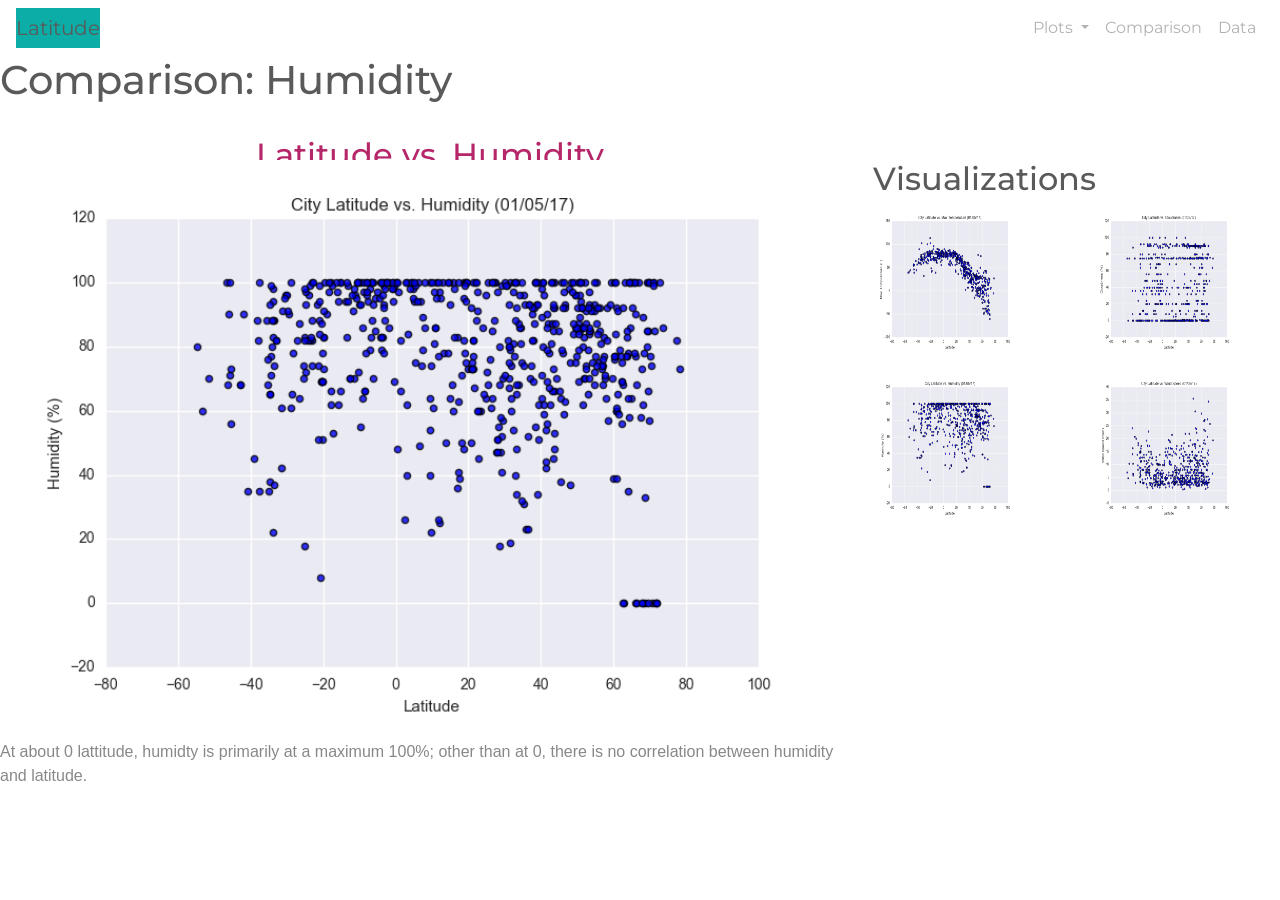
<file: Web-Design-HW/Web-Design-Challenge/humidity.html>
<!DOCTYPE html>
<html>

<head>
  <meta charset="utf-8" />
  <meta http-equiv="X-UA-Compatible" content="IE=edge">
  <title>Web Design HW</title>
  <meta name="viewport" content="width=device-width, initial-scale=1">

  <link rel="stylesheet" href="https://maxcdn.bootstrapcdn.com/bootstrap/4.0.0/css/bootstrap.min.css" integrity="sha384-Gn5384xqQ1aoWXA+058RXPxPg6fy4IWvTNh0E263XmFcJlSAwiGgFAW/dAiS6JXm"
    crossorigin="anonymous">

  <link rel="stylesheet" type="text/css" href="style.css">

</head>

<body>
  <div class="navigation">
    <nav class="navbar navbar-expand-lg navbar-light">
      <a class="navbar-brand" style="background-color: #0BADA6;" href="layout.html">Latitude</a>
      <button class="navbar-toggler border border-white" type="button" data-toggle="collapse" data-target="#navbarNavDropdown"
        aria-controls="navbarNavDropdown" aria-expanded="false" aria-label="Toggle navigation">
        <span class="navbar-toggler-icon"></span>
      </button>
      <div class="collapse navbar-collapse" id="navbarNavDropdown">
        <ul class="navbar-nav ml-auto">
          <li class="nav-item dropdown">
            <a class="nav-link dropdown-toggle" href="#" id="navbarDropdownMenuLink" data-toggle="dropdown"
              aria-haspopup="true" aria-expanded="false">
              Plots
            </a>
            <div class="dropdown-menu" aria-labelledby="navbarDropdownMenuLink">
              <a class="dropdown-item" href="temp.html">Max Temperature</a>
              <a class="dropdown-item" href="humidity.html">Humidity</a>
              <a class="dropdown-item" href="Cloudy.html">Cloudiness</a>
              <a class="dropdown-item" href="windy.html">Wind Speed</a>
            </div>
          </li>
          <li class="nav-item">
            <a class="nav-link" href="analysis.html">Comparison</a>
          </li>
          <li class="nav-item">
            <a class="nav-link" href="datadrame.html">Data</a>
          </li>

        </ul>
      </div>
    </nav>
  </div>

<header>
    <h1>Comparison: Humidity</h1>
</header>

<br>
<h2 style="position:absolute;left:20%;color:rgb(182, 39, 106)">Latitude vs. Humidity</h2>
<br>

<div class="Col_container">
   
    <div class="row">
      
      
      <div class="col-md-8">
       



            <figure id="main1_figure">
               
                <img src="../Resources/assets/images/humid.png" alt="latitude_humidity.png" style="width:100%;height:100%;align:middle">
                <figcaption>
                    At about 0 lattitude, humidty is primarily at a maximum 100%; other than at 0, there is no correlation between humidity and latitude.
                </figcaption>  
            </figure>
    

      </div>

      
      
      <div class="col-md-4">
          
            <main class="container2">
                <header>
                    <h2>Visualizations</h2>
                </header>
            
            <div class="row">
              <div class="col-xs-3 col-sm-3 col-md-6">
                  <figure id="main1_figure">
                    
                    <a href="./temp.html">
                      <img src="../Resources/assets/images/temp.png" alt="Temperature" style="width:150px;height:150px;">
                    </a>
                    </figure>
        
              </div>
              <div class="col-xs-3 col-sm-3 col-md-6">
                  <figure id="main1_figure">
                      
                      <a href="./Cloudy.html">
                      <img   src="../Resources/assets/images/cloudy.png" alt="latitude_Cloudiness" style="width:150px;height:150px;">
                      </a>
                    </figure>
              </div>
           
                <div class="col-xs-3 col-sm-3 col-md-6">
                    <figure id="main1_figure">
                       
                        <a href="./humidity.html">
                        <img   src="../Resources/assets/images/humid.png" alt="latitude_humidity" style="width:150px;height:150px;">
                        </a>  
                    </figure>
                </div>
                <div class="col-xs-3 col-sm-3 col-md-6">
                    <figure id="main1_figure">
    
                        <a href="./windy.html">
                        <img  src="../Resources/assets/images/windy.png" alt="latitude_wind-speed" style="width:150px;height:150px;">
                        </a>  
                    </figure>
                </div>
              </div>
              </main>
       
      
            
      </div>
    </div>

        
        
        <br><br>

<script src="https://code.jquery.com/jquery-3.3.1.slim.min.js" integrity="sha384-q8i/X+965DzO0rT7abK41JStQIAqVgRVzpbzo5smXKp4YfRvH+8abtTE1Pi6jizo" crossorigin="anonymous"></script>
<script src="https://cdnjs.cloudflare.com/ajax/libs/popper.js/1.14.3/umd/popper.min.js" integrity="sha384-ZMP7rVo3mIykV+2+9J3UJ46jBk0WLaUAdn689aCwoqbBJiSnjAK/l8WvCWPIPm49" crossorigin="anonymous"></script>
<script src="https://stackpath.bootstrapcdn.com/bootstrap/4.1.3/js/bootstrap.min.js" integrity="sha384-ChfqqxuZUCnJSK3+MXmPNIyE6ZbWh2IMqE241rYiqJxyMiZ6OW/JmZQ5stwEULTy" crossorigin="anonymous"></script>

</body>

</html>
</file>
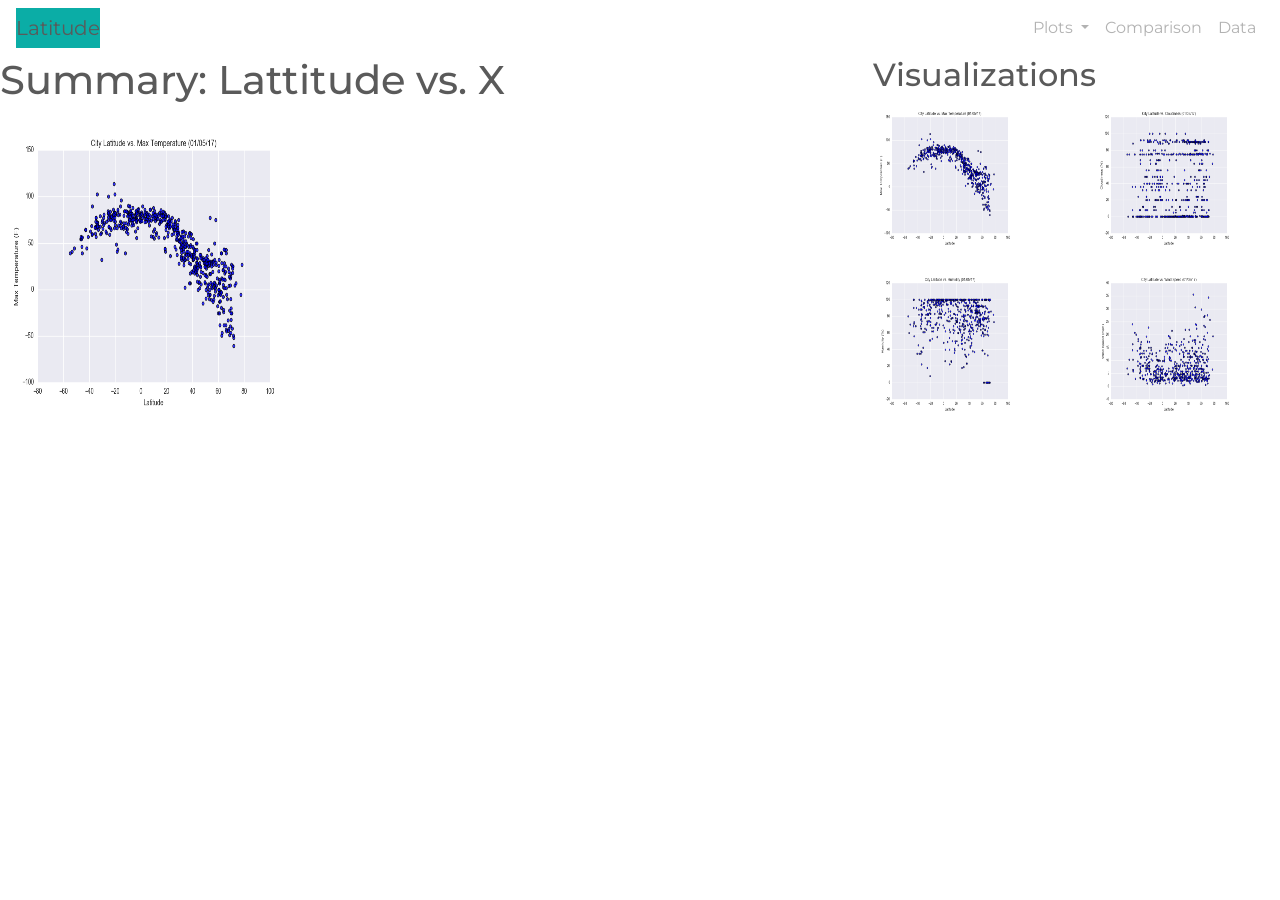
<file: Web-Design-HW/Web-Design-Challenge/layout.html>
<!DOCTYPE html>
<html>

<head>
  <meta charset="utf-8" />
  <meta http-equiv="X-UA-Compatible" content="IE=edge">
  <title>Web Design HW</title>
  <meta name="viewport" content="width=device-width, initial-scale=1">

  <link rel="stylesheet" href="https://maxcdn.bootstrapcdn.com/bootstrap/4.0.0/css/bootstrap.min.css" integrity="sha384-Gn5384xqQ1aoWXA+058RXPxPg6fy4IWvTNh0E263XmFcJlSAwiGgFAW/dAiS6JXm"
    crossorigin="anonymous">

  <link rel="stylesheet" type="text/css" href="style.css">

</head>

<body>
  <div class="navigation">
    <nav class="navbar navbar-expand-lg navbar-light">
      <a class="navbar-brand" style="background-color: #0BADA6;" href="layout.html">Latitude</a>
      <button class="navbar-toggler border border-white" type="button" data-toggle="collapse" data-target="#navbarNavDropdown"
        aria-controls="navbarNavDropdown" aria-expanded="false" aria-label="Toggle navigation">
        <span class="navbar-toggler-icon"></span>
      </button>
      <div class="collapse navbar-collapse" id="navbarNavDropdown">
        <ul class="navbar-nav ml-auto">
          <li class="nav-item dropdown">
            <a class="nav-link dropdown-toggle" href="#" id="navbarDropdownMenuLink" data-toggle="dropdown"
              aria-haspopup="true" aria-expanded="false">
              Plots
            </a>
            <div class="dropdown-menu" aria-labelledby="navbarDropdownMenuLink">
              <a class="dropdown-item" href="temp.html">Max Temperature</a>
              <a class="dropdown-item" href="humidity.html">Humidity</a>
              <a class="dropdown-item" href="Cloudy.html">Cloudiness</a>
              <a class="dropdown-item" href="windy.html">Wind Speed</a>
            </div>
          </li>
          <li class="nav-item">
            <a class="nav-link" href="analysis.html">Comparison</a>
          </li>
          <li class="nav-item">
            <a class="nav-link" href="datadrame.html">Data</a>
          </li>

        </ul>
      </div>
    </nav>
  </div>


<div class="Col_container">
    
    <div class="row">
      
      
      <div class="col-md-8">
        

          <main class="container1">
            <header>
                <h1>Summary: Lattitude vs. X</h1>
            </header>
                <section id="introduction">
                    <figure id="main_figure">
                      
                      <img  id="main_fig" src="../Resources/assets/images/temp.png" alt="latitude_Max-Temperature" style="width:300px;height:300px;float:left">
                    </figure>
               
            
            
        </section>
      </main> 

      </div>
    
      
      
      <div class="col-md-4">
          
                <main class="container2">
                    <header>
                        <h2>Visualizations</h2>
                    </header>
               
                <div class="row">
                  <div class="col-xs-3 col-sm-3 col-md-6">
                      <figure id="main1_figure">
                         
                        <a href="./temp.html">
                          <img src="../Resources/assets/images/temp.png" alt="latitude_Max-Temperature" style="width:150px;height:150px;">
                        </a>
                        </figure>
            
                  </div>
                  <div class="col-xs-3 col-sm-3 col-md-6">
                      <figure id="main1_figure">
                         
                          <a href="./Cloudy.html">
                          <img   src="../Resources/assets/images/cloudy.png" alt="latitude_Cloudiness" style="width:150px;height:150px;">
                          </a>
                        </figure>
                  </div>
                
                    <div class="col-xs-3 col-sm-3 col-md-6">
                        <figure id="main1_figure">
                            
                            <a href="./humidity.html">
                            <img   src="../Resources/assets/images/humid.png" alt="latitude_humidity" style="width:150px;height:150px;">
                            </a>  
                        </figure>
                    </div>
                    <div class="col-xs-3 col-sm-3 col-md-6">
                        <figure id="main1_figure">
                            
                            <a href="./windy.html">
                            <img  src="../Resources/assets/images/windy.png" alt="latitude_wind-speed" style="width:150px;height:150px;">
                            </a>  
                        </figure>
                    </div>
                  </div>
                  </main>
           
            
      </div>
    </div>

        
        
        <br><br>



 

<script src="https://code.jquery.com/jquery-3.3.1.slim.min.js" integrity="sha384-q8i/X+965DzO0rT7abK41JStQIAqVgRVzpbzo5smXKp4YfRvH+8abtTE1Pi6jizo" crossorigin="anonymous"></script>
<script src="https://cdnjs.cloudflare.com/ajax/libs/popper.js/1.14.3/umd/popper.min.js" integrity="sha384-ZMP7rVo3mIykV+2+9J3UJ46jBk0WLaUAdn689aCwoqbBJiSnjAK/l8WvCWPIPm49" crossorigin="anonymous"></script>
<script src="https://stackpath.bootstrapcdn.com/bootstrap/4.1.3/js/bootstrap.min.js" integrity="sha384-ChfqqxuZUCnJSK3+MXmPNIyE6ZbWh2IMqE241rYiqJxyMiZ6OW/JmZQ5stwEULTy" crossorigin="anonymous"></script>

</body>

</html>
</file>
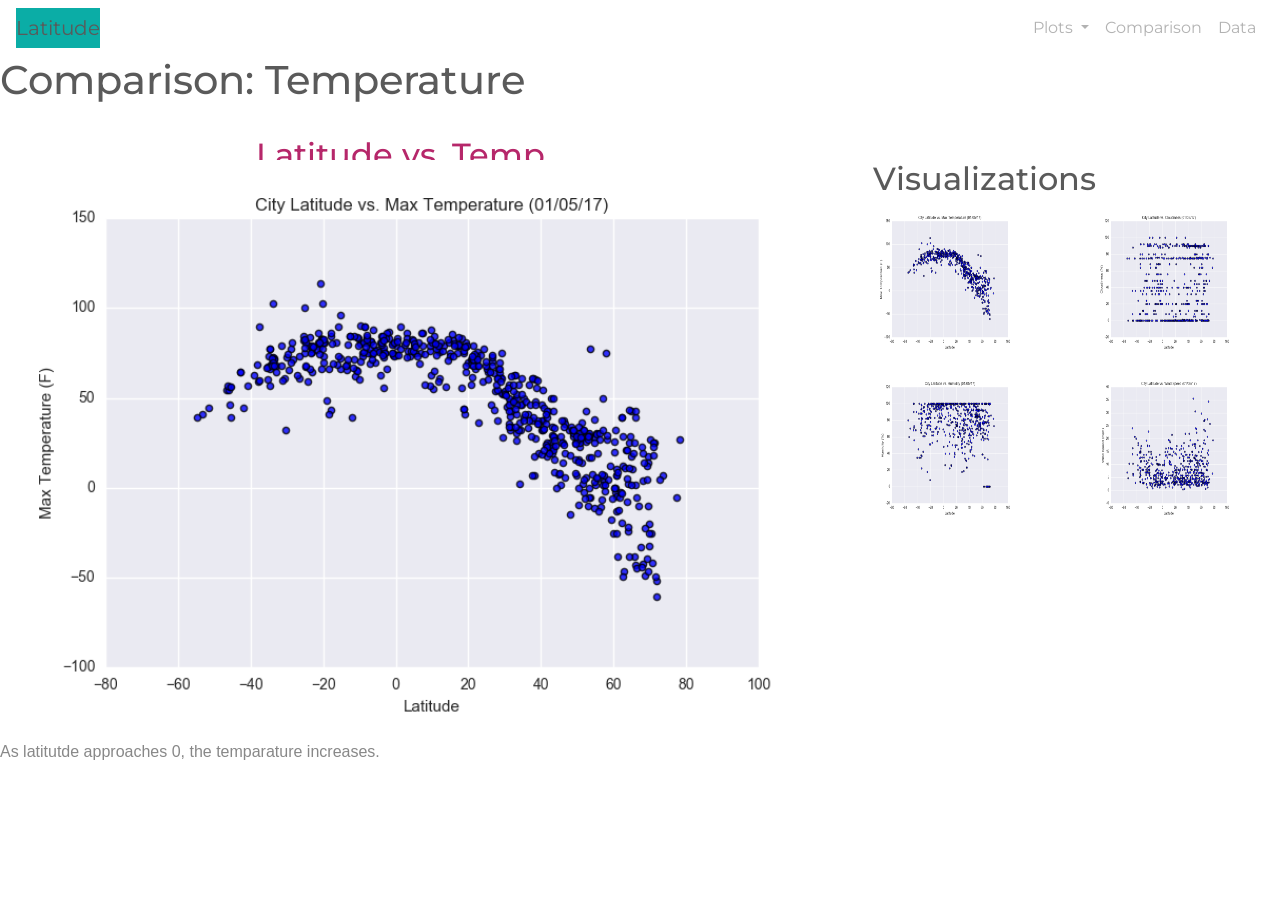
<file: Web-Design-HW/Web-Design-Challenge/temp.html>
<!DOCTYPE html>
<html>

<head>
  <meta charset="utf-8" />
  <meta http-equiv="X-UA-Compatible" content="IE=edge">
  <title>Web Design HW</title>
  <meta name="viewport" content="width=device-width, initial-scale=1">

  <link rel="stylesheet" href="https://maxcdn.bootstrapcdn.com/bootstrap/4.0.0/css/bootstrap.min.css" integrity="sha384-Gn5384xqQ1aoWXA+058RXPxPg6fy4IWvTNh0E263XmFcJlSAwiGgFAW/dAiS6JXm"
    crossorigin="anonymous">

  <link rel="stylesheet" type="text/css" href="style.css">

</head>

<body>
  <div class="navigation">
    <nav class="navbar navbar-expand-lg navbar-light">
      <a class="navbar-brand" style="background-color: #0BADA6;" href="layout.html">Latitude</a>
      <button class="navbar-toggler border border-white" type="button" data-toggle="collapse" data-target="#navbarNavDropdown"
        aria-controls="navbarNavDropdown" aria-expanded="false" aria-label="Toggle navigation">
        <span class="navbar-toggler-icon"></span>
      </button>
      <div class="collapse navbar-collapse" id="navbarNavDropdown">
        <ul class="navbar-nav ml-auto">
          <li class="nav-item dropdown">
            <a class="nav-link dropdown-toggle" href="#" id="navbarDropdownMenuLink" data-toggle="dropdown"
              aria-haspopup="true" aria-expanded="false">
              Plots
            </a>
            <div class="dropdown-menu" aria-labelledby="navbarDropdownMenuLink">
              <a class="dropdown-item" href="temp.html">Max Temperature</a>
              <a class="dropdown-item" href="humidity.html">Humidity</a>
              <a class="dropdown-item" href="Cloudy.html">Cloudiness</a>
              <a class="dropdown-item" href="windy.html">Wind Speed</a>
            </div>
          </li>
          <li class="nav-item">
            <a class="nav-link" href="analysis.html">Comparison</a>
          </li>
          <li class="nav-item">
            <a class="nav-link" href="datadrame.html">Data</a>
          </li>

        </ul>
      </div>
    </nav>
  </div>

<header>
    <h1>Comparison: Temperature</h1>
</header>

<br>
<h2 style="position:absolute;left:20%;color:rgb(182, 39, 106)">Latitude vs. Temp</h2>
<br>

<div class="Col_container">
    
    <div class="row">
      
      
      <div class="col-md-8">
        


        <figure id="main1_figure">
           
            <img src="../Resources/assets/images/temp.png" alt="latitude_Max-Temperature" style="width:100%;height:100%;align:middle">
            <figcaption> As latitutde approaches 0, the temparature increases.</figcaption>  
        </figure>


      </div>
     
      
      
      <div class="col-md-4">
          
            <main class="container2">
                <header>
                    <h2>Visualizations</h2>
                </header>
            
            <div class="row">
              <div class="col-xs-3 col-sm-3 col-md-6">
                  <figure id="main1_figure">
                      
                    <a href="./temp.html">
                      <img src="../Resources/assets/images/temp.png" alt="latitude_Max-Temperature" style="width:150px;height:150px;">
                    </a>
                    </figure>
        
              </div>
              <div class="col-xs-3 col-sm-3 col-md-6">
                  <figure id="main1_figure">
                     
                      <a href="./Cloudy.html">
                      <img   src="../Resources/assets/images/cloudy.png" alt="latitude_Cloudiness" style="width:150px;height:150px;">
                      </a>
                    </figure>
              </div>
            
                <div class="col-xs-3 col-sm-3 col-md-6">
                    <figure id="main1_figure">
                       
                        <a href="./humidity.html">
                        <img   src="../Resources/assets/images/humid.png" alt="latitude_humidity" style="width:150px;height:150px;">
                        </a>  
                    </figure>
                </div>
                <div class="col-xs-3 col-sm-3 col-md-6">
                    <figure id="main1_figure">
                       
                        <a href="./windy.html">
                        <img  src="../Resources/assets/images/windy.png" alt="latitude_wind-speed" style="width:150px;height:150px;">
                        </a>  
                    </figure>
                </div>
              </div>
              </main>
       
       
            
      </div>
    </div>

        
        
        <br><br>



 

<script src="https://code.jquery.com/jquery-3.3.1.slim.min.js" integrity="sha384-q8i/X+965DzO0rT7abK41JStQIAqVgRVzpbzo5smXKp4YfRvH+8abtTE1Pi6jizo" crossorigin="anonymous"></script>
<script src="https://cdnjs.cloudflare.com/ajax/libs/popper.js/1.14.3/umd/popper.min.js" integrity="sha384-ZMP7rVo3mIykV+2+9J3UJ46jBk0WLaUAdn689aCwoqbBJiSnjAK/l8WvCWPIPm49" crossorigin="anonymous"></script>
<script src="https://stackpath.bootstrapcdn.com/bootstrap/4.1.3/js/bootstrap.min.js" integrity="sha384-ChfqqxuZUCnJSK3+MXmPNIyE6ZbWh2IMqE241rYiqJxyMiZ6OW/JmZQ5stwEULTy" crossorigin="anonymous"></script>

</body>

</html>
</file>
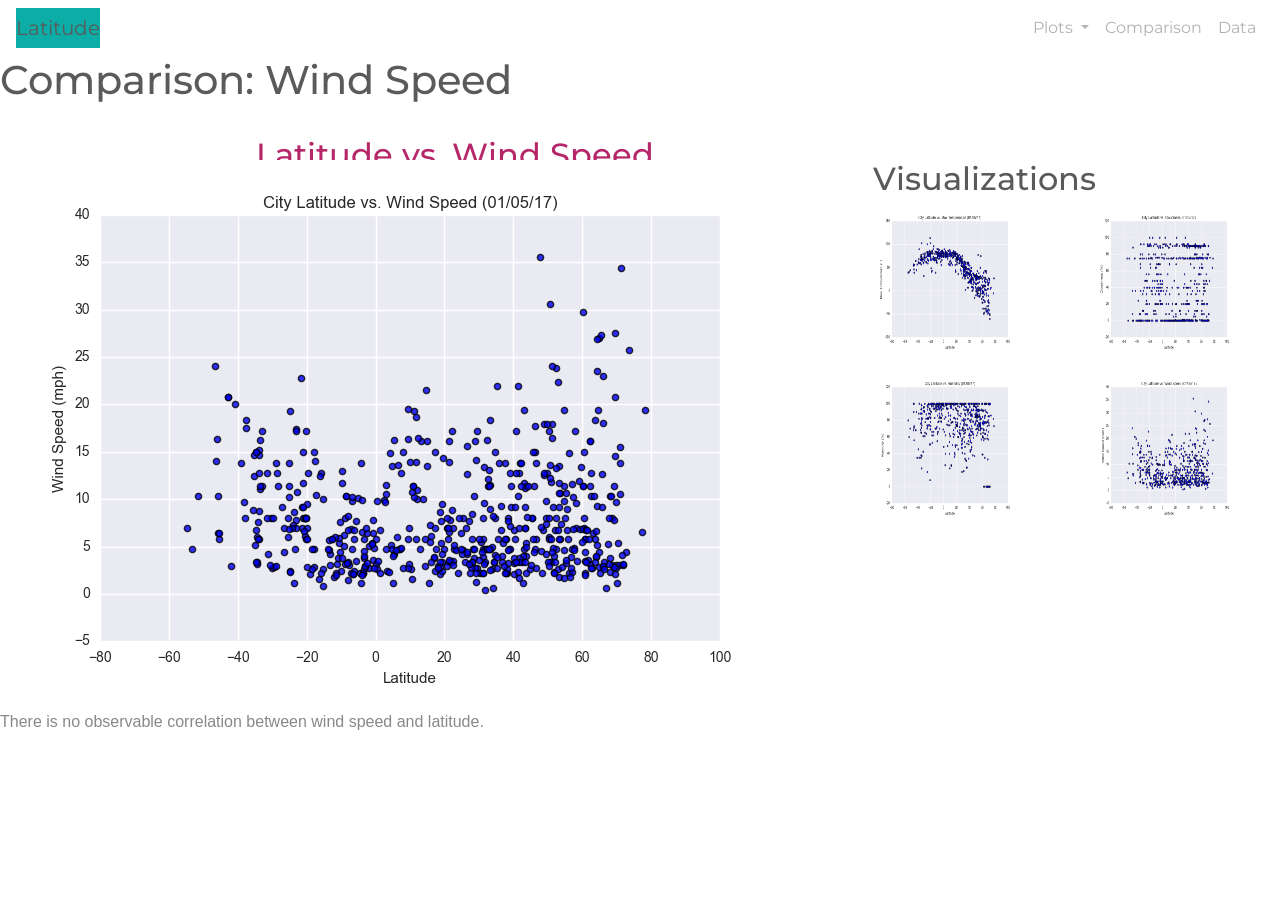
<file: Web-Design-HW/Web-Design-Challenge/windy.html>
<!DOCTYPE html>
<html>

<head>
  <meta charset="utf-8" />
  <meta http-equiv="X-UA-Compatible" content="IE=edge">
  <title>Web Design HW</title>
  <meta name="viewport" content="width=device-width, initial-scale=1">

  <link rel="stylesheet" href="https://maxcdn.bootstrapcdn.com/bootstrap/4.0.0/css/bootstrap.min.css" integrity="sha384-Gn5384xqQ1aoWXA+058RXPxPg6fy4IWvTNh0E263XmFcJlSAwiGgFAW/dAiS6JXm"
    crossorigin="anonymous">

  <link rel="stylesheet" type="text/css" href="style.css">

</head>

<body>
  <div class="navigation">
    <nav class="navbar navbar-expand-lg navbar-light">
      <a class="navbar-brand" style="background-color: #0BADA6;" href="layout.html">Latitude</a>
      <button class="navbar-toggler border border-white" type="button" data-toggle="collapse" data-target="#navbarNavDropdown"
        aria-controls="navbarNavDropdown" aria-expanded="false" aria-label="Toggle navigation">
        <span class="navbar-toggler-icon"></span>
      </button>
      <div class="collapse navbar-collapse" id="navbarNavDropdown">
        <ul class="navbar-nav ml-auto">
          <li class="nav-item dropdown">
            <a class="nav-link dropdown-toggle" href="#" id="navbarDropdownMenuLink" data-toggle="dropdown"
              aria-haspopup="true" aria-expanded="false">
              Plots
            </a>
            <div class="dropdown-menu" aria-labelledby="navbarDropdownMenuLink">
              <a class="dropdown-item" href="temp.html">Max Temperature</a>
              <a class="dropdown-item" href="humidity.html">Humidity</a>
              <a class="dropdown-item" href="Cloudy.html">Cloudiness</a>
              <a class="dropdown-item" href="windy.html">Wind Speed</a>
            </div>
          </li>
          <li class="nav-item">
            <a class="nav-link" href="analysis.html">Comparison</a>
          </li>
          <li class="nav-item">
            <a class="nav-link" href="datadrame.html">Data</a>
          </li>

        </ul>
      </div>
    </nav>
  </div>

<header>
    <h1>Comparison: Wind Speed</h1>
</header>

<br>
<h2 style="position:absolute;left:20%;color:rgb(182, 39, 106)">Latitude vs. Wind Speed</h2>
<br>

<div class="Col_container">
    
    <div class="row">
      
      
      <div class="col-md-8">
        



            <figure class="figure">
               
                <img src="../Resources/assets/images/windy.png" alt="latitude_wind-speed(mph)" style="width:100%;height:100%;">
                <figcaption>
                        There is no observable correlation between wind speed and latitude.
               </figcaption>  
            </figure>
    

      </div>

      
      
      <div class="col-md-4">
          
            <main class="container2">
                <header>
                    <h2>Visualizations</h2>
                </header>
            
            <div class="row">
              <div class="col-xs-3 col-sm-3 col-md-6">
                  <figure id="main1_figure">
                      
                    <a href="./temp.html">
                      <img src="../Resources/assets/images/temp.png" alt="latitude_Max-Temperature" style="width:150px;height:150px;">
                    </a>
                    </figure>
        
              </div>
              <div class="col-xs-3 col-sm-3 col-md-6">
                  <figure id="main1_figure">
                      
                      <a href="./Cloudy.html">
                      <img   src="../Resources/assets/images/cloudy.png" alt="latitude_Cloudiness" style="width:150px;height:150px;">
                      </a>
                    </figure>
              </div>
           
                <div class="col-xs-3 col-sm-3 col-md-6">
                    <figure id="main1_figure">
                       
                        <a href="./humidity.html">
                        <img   src="../Resources/assets/images/humid.png" alt="latitude_humidity" style="width:150px;height:150px;">
                        </a>  
                    </figure>
                </div>
                <div class="col-xs-3 col-sm-3 col-md-6">
                    <figure id="main1_figure">
                       
                        <a href="./windy.html">
                        <img  src="../Resources/assets/images/windy.png" alt="latitude_wind-speed" style="width:150px;height:150px;">
                        </a>  
                    </figure>
                </div>
              </div>
              </main>
       
       
            
      </div>
    </div>

        
        
        <br><br>


 

<script src="https://code.jquery.com/jquery-3.3.1.slim.min.js" integrity="sha384-q8i/X+965DzO0rT7abK41JStQIAqVgRVzpbzo5smXKp4YfRvH+8abtTE1Pi6jizo" crossorigin="anonymous"></script>
<script src="https://cdnjs.cloudflare.com/ajax/libs/popper.js/1.14.3/umd/popper.min.js" integrity="sha384-ZMP7rVo3mIykV+2+9J3UJ46jBk0WLaUAdn689aCwoqbBJiSnjAK/l8WvCWPIPm49" crossorigin="anonymous"></script>
<script src="https://stackpath.bootstrapcdn.com/bootstrap/4.1.3/js/bootstrap.min.js" integrity="sha384-ChfqqxuZUCnJSK3+MXmPNIyE6ZbWh2IMqE241rYiqJxyMiZ6OW/JmZQ5stwEULTy" crossorigin="anonymous"></script>

</body>

</html>
</file>
<file: D3-challenge/StarterCode/assets/css/d3Style.css>
.aText {
  font-family: sans-serif;
  font-size: 16px;
  text-anchor: middle;
}

.active {
  font-weight: bold;
  fill: #000;
  transition: fill 0.3s ease-out;
  text-anchor: middle;
}

.inactive {
  font-weight: lighter;
  fill: #c9c9c9;
  transition: fill 0.3s ease-out;
  text-anchor: middle;
}

.inactive:hover {
  fill: #000;
  cursor: pointer;
}

/* font size dependent on radius, see app.js */
.stateText {
  font-family: sans-serif;
  fill: #fff;
  text-anchor: middle;
}

.stateCircle {
  fill: #89bdd3;
  stroke: #e3e3e3;
}

.chart {
  display: block;
  margin: 0;
}

.d3-tip {
  padding: 6px;
  font-size: 12px;
  line-height: 1;
  line-height: 1.5em;
  color: #fff;
  text-align: center;
  text-transform: capitalize;
  background: rgba(0, 0, 0, 0.8);
  border-radius: 4px;
}

/* Mobile Rules */
@media screen and (max-width: 530px) {
  .stateText {
    display: none;
  }

  .aText {
    font-size: 14px;
  }
}

@media screen and (max-width: 400px) {
  .aText {
    font-size: 13px;
  }
}
</file>
<file: D3-challenge/StarterCode/assets/css/style.css>
.iframeContainer {
  padding: 20px;
  border: 1px solid #e3e3e3;
}

/* Sticky Footer rules (https://getbootstrap.com/examples/sticky-footer/) */
html {
  position: relative;
  min-height: 100%;
}

body {
  /* Padding bottom by footer height */
  padding-bottom: 80px;
}

#footer {
  position: absolute;
  bottom: 0;
  width: 100%; /* Set the fixed height of the footer here */
  height: 10px;
  padding-top: 20px;
  padding-bottom: 40px;
  text-align: center;
  background-color: #f5f5f5;
}

#footer p {
  margin: 0;
  font-size: 16px;
}
</file>
